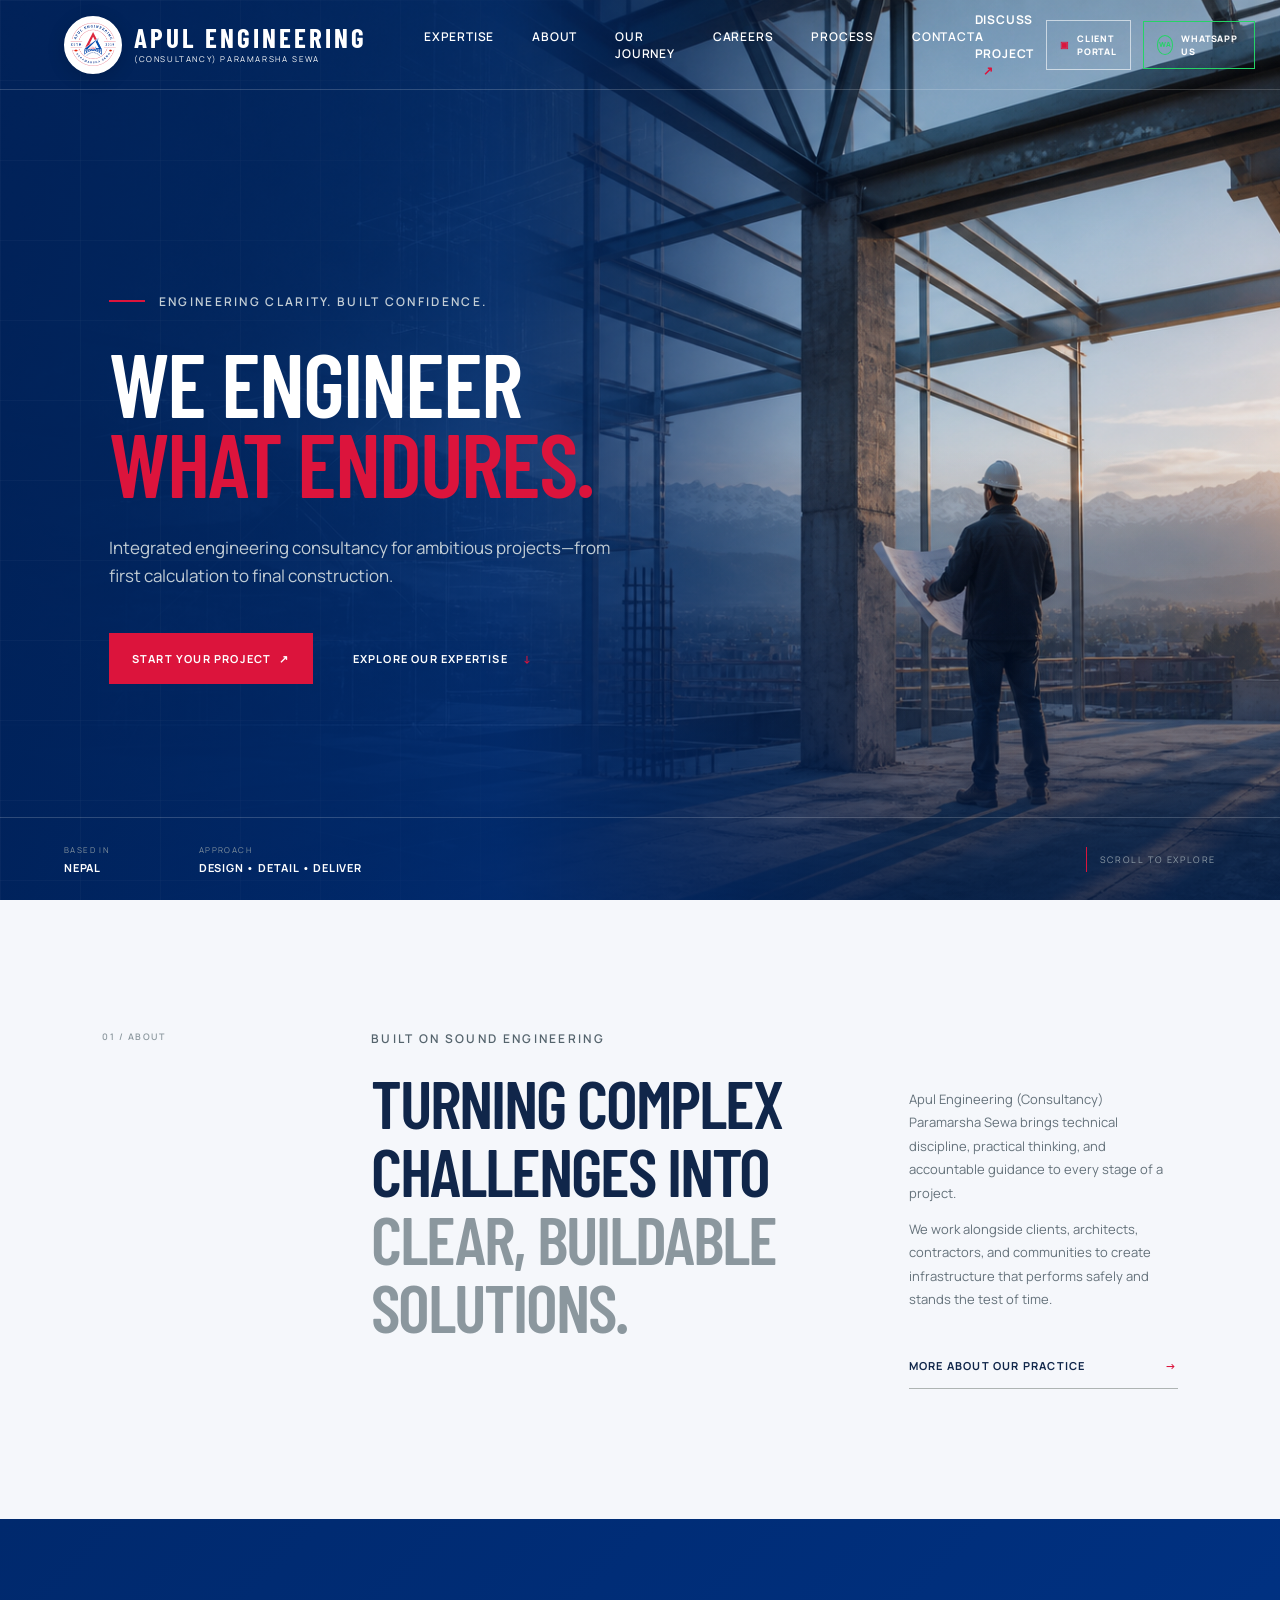
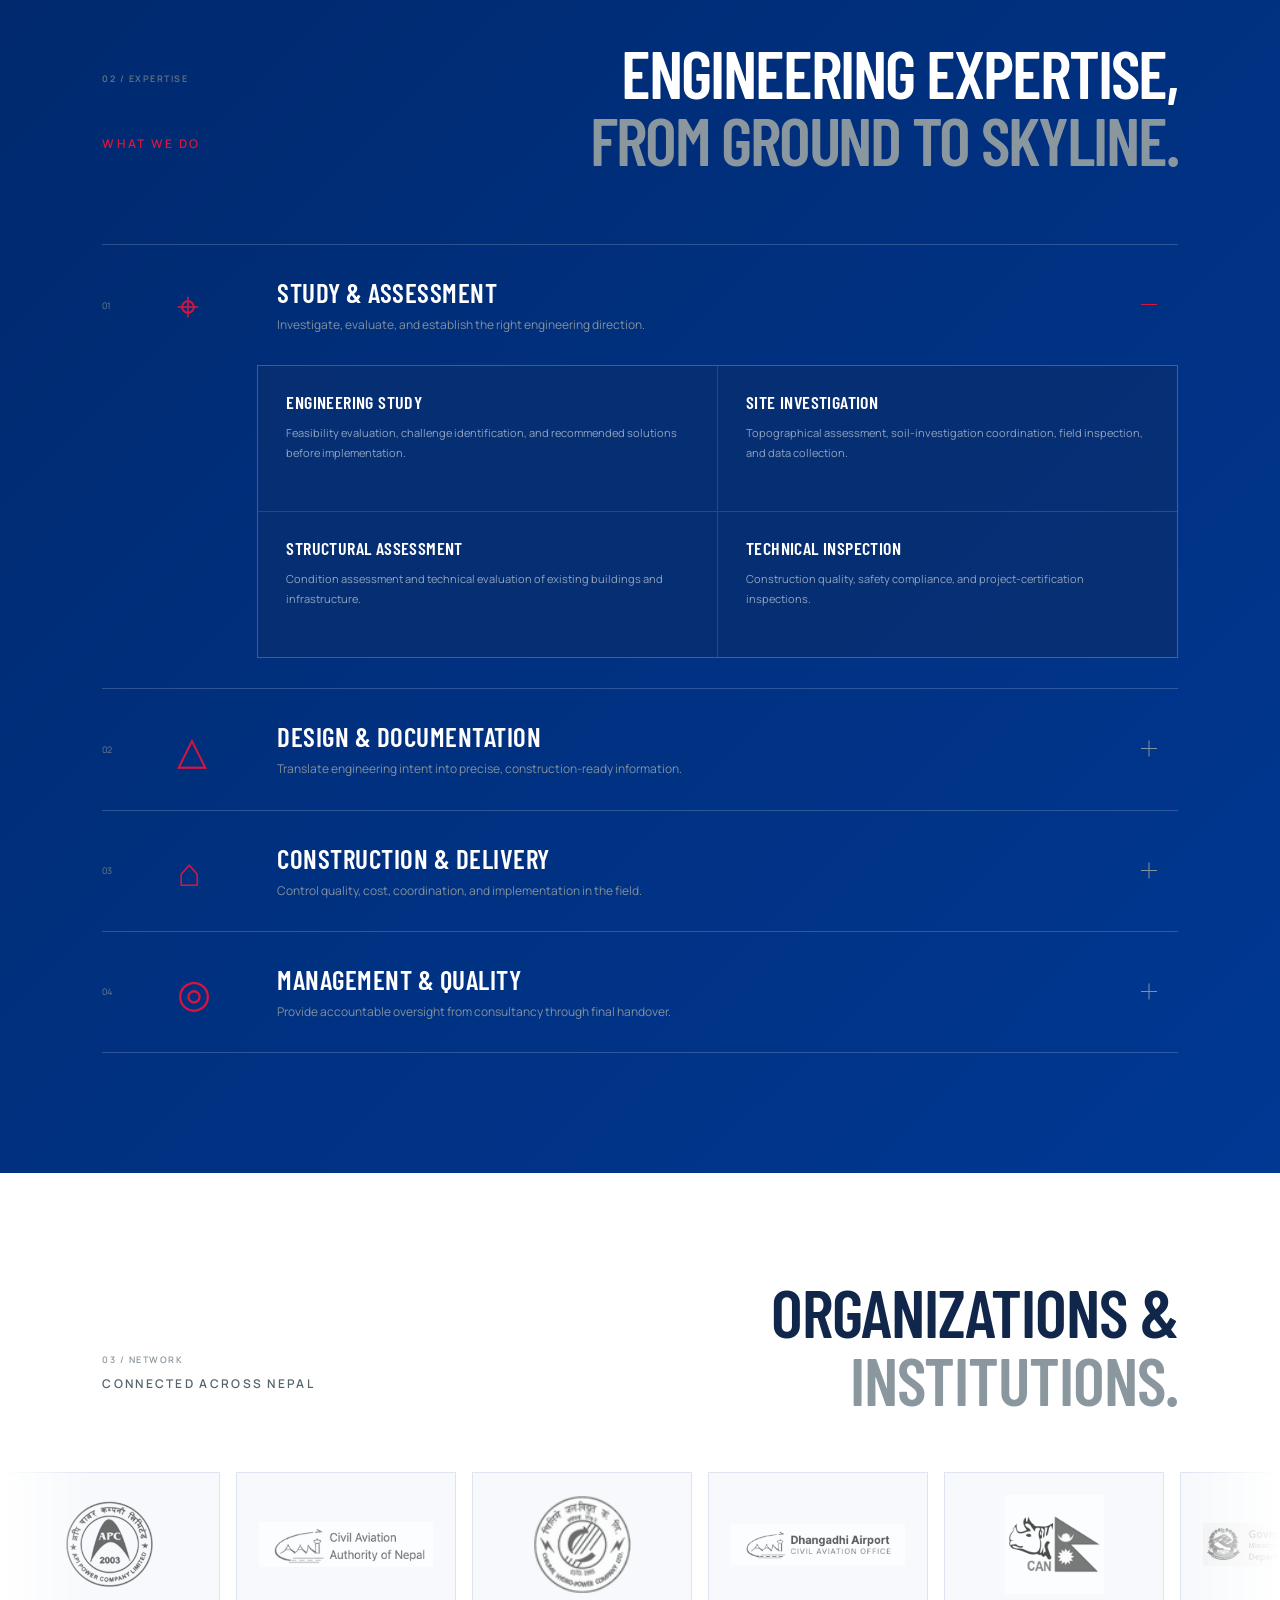
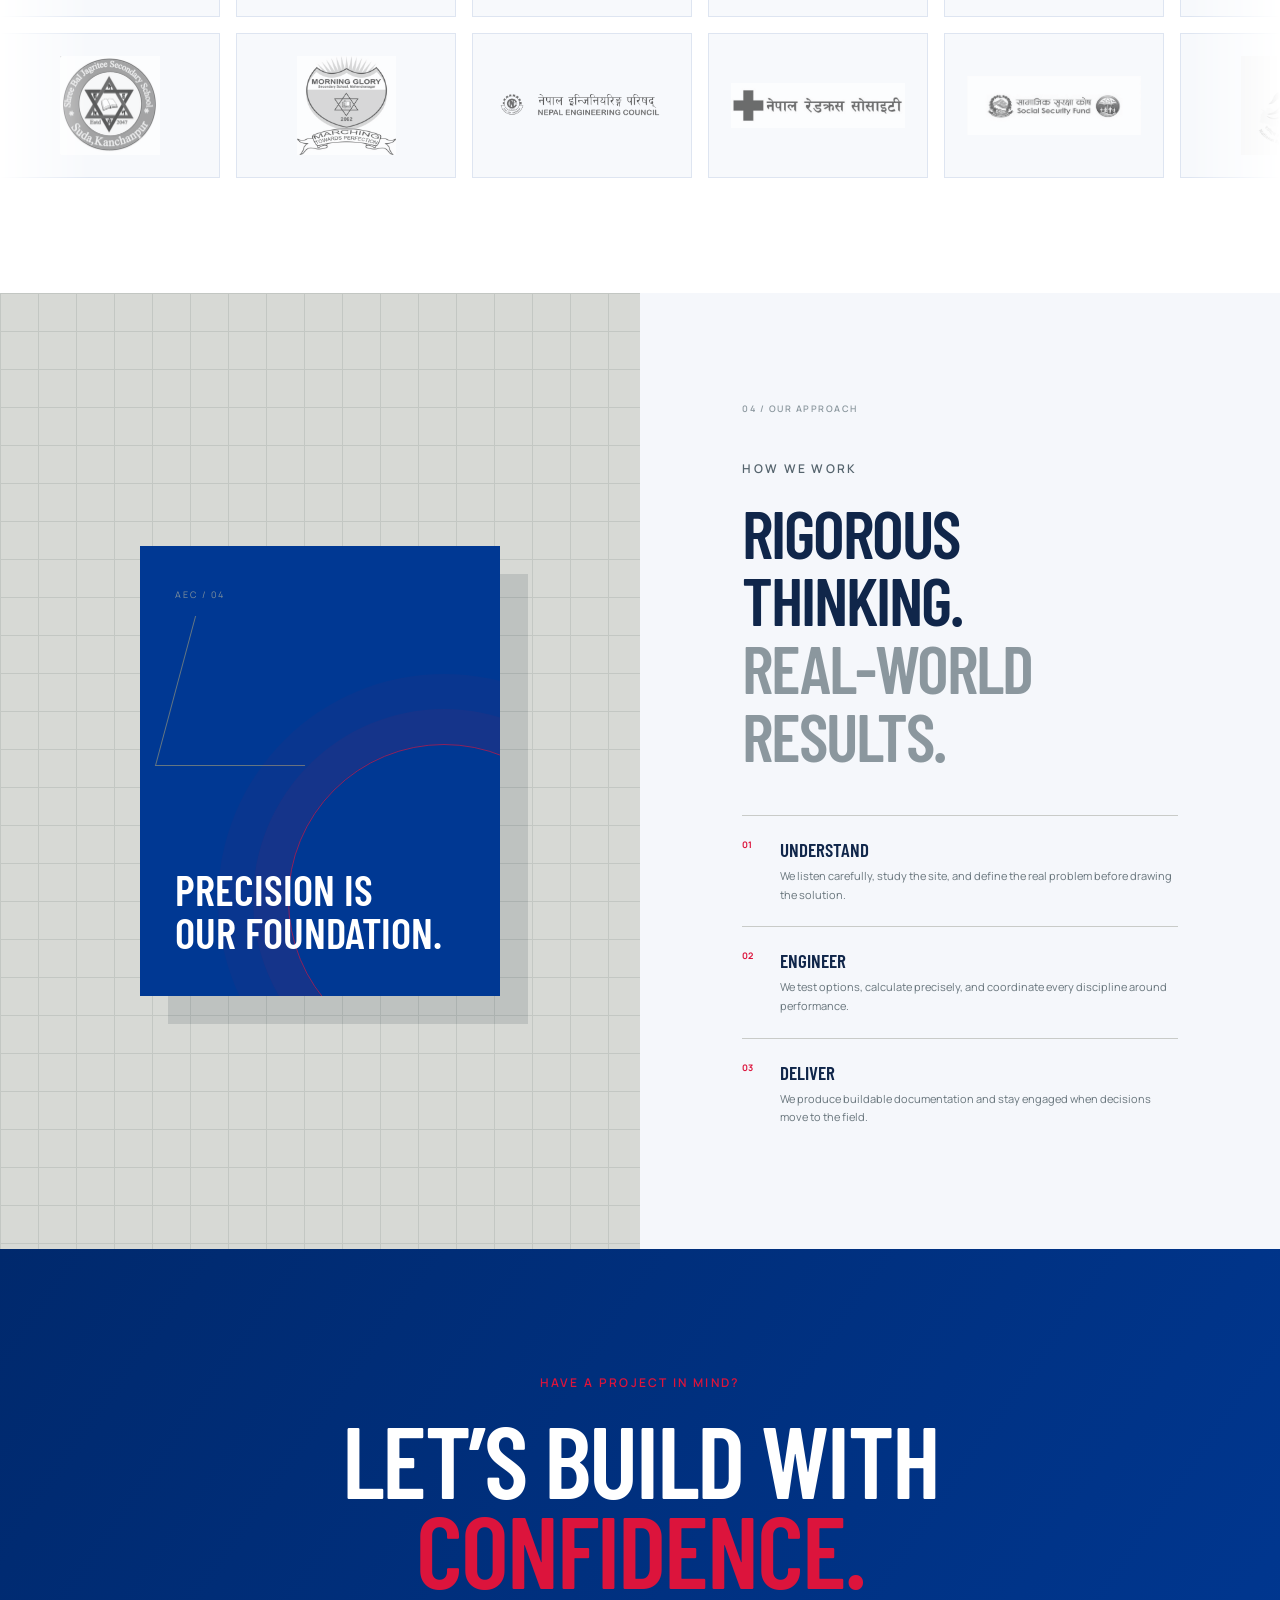
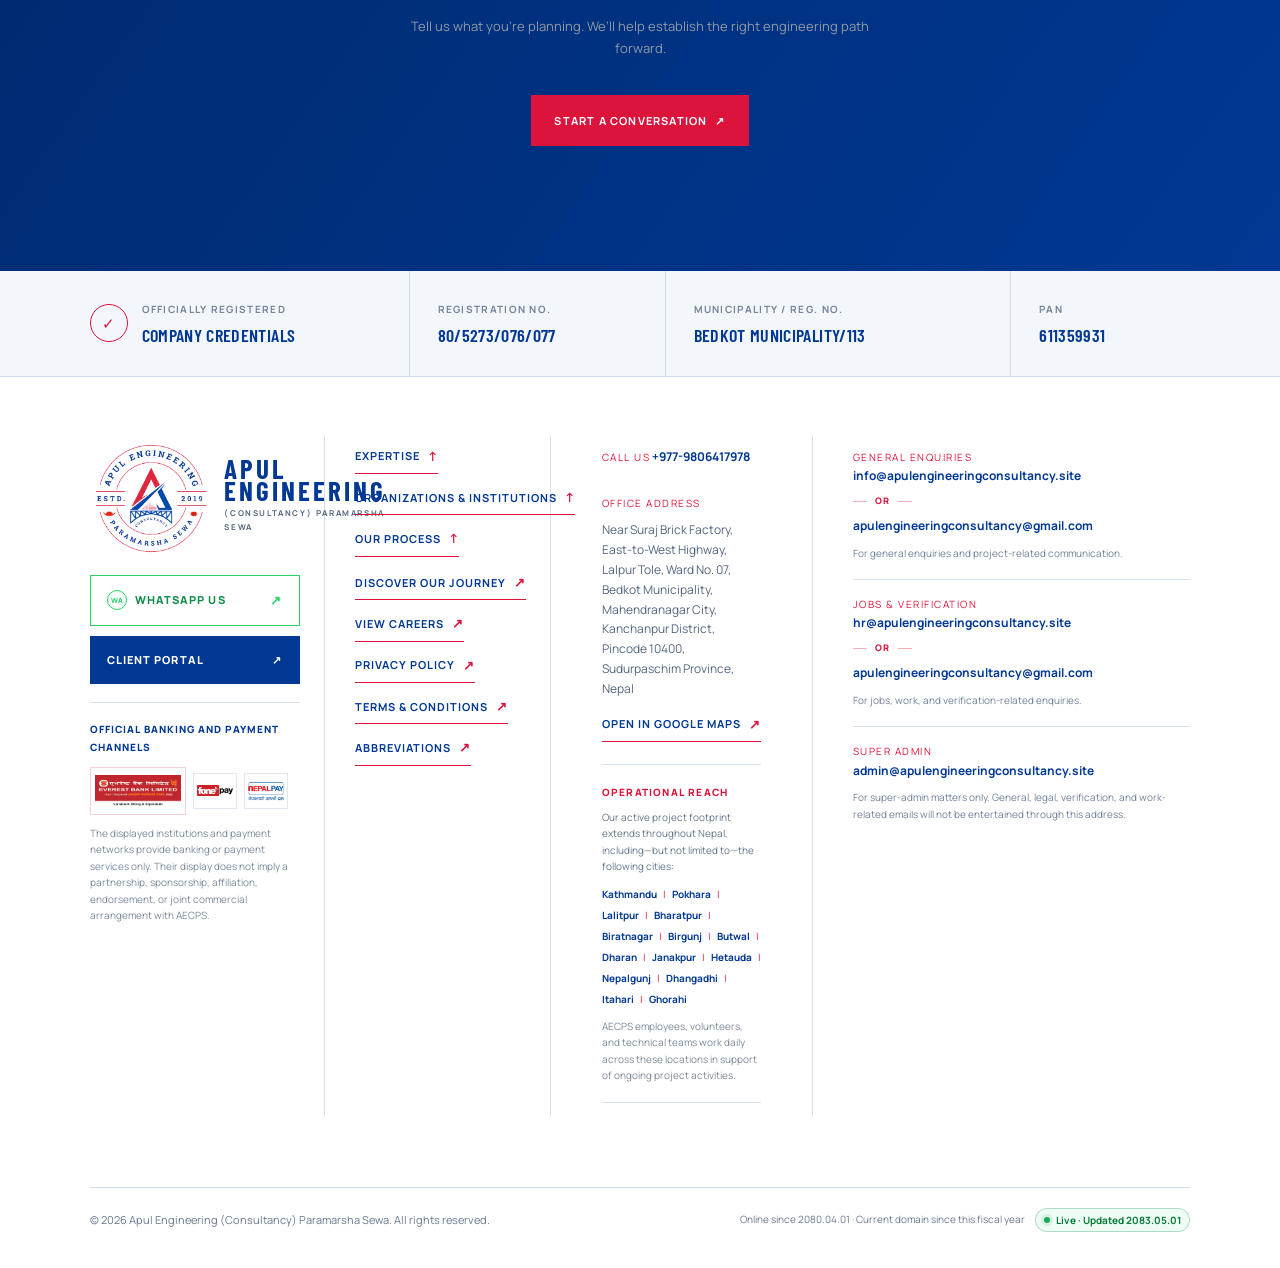
<file: index.html>
<!doctype html>
<html lang="en">
<head>
  <meta charset="UTF-8">
  <meta name="viewport" content="width=device-width, initial-scale=1.0">
  <meta name="description" content="Apul Engineering (Consultancy) Paramarsha Sewa provides civil engineering design, assessment, estimation, supervision, and project management across Nepal.">
  <meta name="robots" content="index,follow,max-image-preview:large,max-snippet:-1,max-video-preview:-1">
  <title>Apul Engineering Consultancy | Engineering Services Nepal</title>
  <link rel="canonical" href="https://www.apulengineeringconsultancy.site/">
  <link rel="icon" href="assets/apul-engineering-logo.png" type="image/png">
  <meta property="og:type" content="website">
  <meta property="og:site_name" content="Apul Engineering Consultancy">
  <meta property="og:title" content="Apul Engineering Consultancy | Engineering Services Nepal">
  <meta property="og:description" content="Civil engineering design, assessment, estimation, supervision, and project management across Nepal.">
  <meta property="og:url" content="https://www.apulengineeringconsultancy.site/">
  <meta property="og:image" content="https://www.apulengineeringconsultancy.site/assets/engineering-hero.png">
  <meta property="og:image:width" content="1672">
  <meta property="og:image:height" content="941">
  <meta property="og:image:alt" content="Engineer reviewing structural plans at a construction site">
  <meta name="twitter:card" content="summary_large_image">
  <meta name="twitter:title" content="Apul Engineering Consultancy | Engineering Services Nepal">
  <meta name="twitter:description" content="Civil engineering consultancy, design, supervision, and project management across Nepal.">
  <meta name="twitter:image" content="https://www.apulengineeringconsultancy.site/assets/engineering-hero.png">
  <link rel="preconnect" href="https://fonts.googleapis.com">
  <link rel="preconnect" href="https://fonts.gstatic.com" crossorigin>
  <link href="https://fonts.googleapis.com/css2?family=Barlow+Condensed:wght@500;600;700&family=Manrope:wght@400;500;600;700&display=swap" rel="stylesheet">
  <link rel="stylesheet" href="styles.css">
  <script type="application/ld+json">
  {
    "@context": "https://schema.org",
    "@type": "ProfessionalService",
    "@id": "https://www.apulengineeringconsultancy.site/#organization",
    "name": "Apul Engineering (Consultancy) Paramarsha Sewa",
    "alternateName": ["Apul Engineering Consultancy", "AECPS"],
    "url": "https://www.apulengineeringconsultancy.site/",
    "logo": "https://www.apulengineeringconsultancy.site/assets/apul-engineering-logo.png",
    "image": "https://www.apulengineeringconsultancy.site/assets/engineering-hero.png",
    "description": "Civil engineering consultancy providing study, assessment, design, estimation, supervision, construction management, quality assurance, and project management services across Nepal.",
    "telephone": "+977-9806417978",
    "email": "info@apulengineeringconsultancy.site",
    "address": {
      "@type": "PostalAddress",
      "streetAddress": "Near Suraj Brick Factory, East-to-West Highway, Lalpur Tole, Ward No. 07",
      "addressLocality": "Bedkot Municipality, Mahendranagar",
      "addressRegion": "Sudurpaschim Province",
      "postalCode": "10400",
      "addressCountry": "NP"
    },
    "geo": {
      "@type": "GeoCoordinates",
      "latitude": 28.9549527,
      "longitude": 80.2341615
    },
    "areaServed": {
      "@type": "Country",
      "name": "Nepal"
    },
    "contactPoint": {
      "@type": "ContactPoint",
      "telephone": "+977-9806417978",
      "contactType": "customer service",
      "areaServed": "NP",
      "availableLanguage": ["English", "Nepali"]
    }
  }
  </script>
</head>
<body>
  <header class="site-header" id="top">
    <a class="brand" href="#top" aria-label="Apul Engineering (Consultancy) Paramarsha Sewa home">
      <img class="brand-logo" src="assets/apul-engineering-logo.png" alt="">
      <span><strong>APUL ENGINEERING</strong><small>(CONSULTANCY) PARAMARSHA SEWA</small></span>
    </a>
    <nav aria-label="Main navigation">
      <a href="#expertise">Expertise</a><a href="#about">About</a><a href="journey.html" target="_blank" rel="noopener">Our Journey</a><a href="careers.html" target="_blank" rel="noopener">Careers</a><a href="#process">Process</a><a href="#contact">Contact</a><a class="mobile-portal-link" href="portal.html" target="_blank" rel="noopener">Client Portal</a>
    </nav>
    <div class="header-actions">
      <a class="header-cta" href="enquiry.html" target="_blank" rel="noopener">Discuss a project <span>↗</span></a>
      <a class="portal-cta" href="portal.html" target="_blank" rel="noopener"><span aria-hidden="true">▣</span> Client portal</a>
      <a class="whatsapp-cta" href="https://wa.me/9779806417978" target="_blank" rel="noopener noreferrer" aria-label="Chat with Apul Engineering on WhatsApp"><span class="wa-mark" aria-hidden="true">WA</span> WhatsApp us</a>
    </div>
    <button class="menu-button" aria-label="Open menu" aria-expanded="false"><span></span><span></span></button>
  </header>

  <main>
    <section class="hero">
      <div class="hero-bg" role="img" aria-label="Engineer reviewing structural plans at a steel and concrete construction site"></div>
      <div class="hero-grid" aria-hidden="true"></div>
      <div class="hero-content reveal">
        <p class="eyebrow"><span></span> Engineering clarity. Built confidence.</p>
        <h1>We engineer<br><em>what endures.</em></h1>
        <p class="hero-copy">Integrated engineering consultancy for ambitious projects—from first calculation to final construction.</p>
        <div class="hero-actions">
          <a class="button primary" href="enquiry.html" target="_blank" rel="noopener">Start your project <span>↗</span></a>
          <a class="text-link" href="#expertise">Explore our expertise <span>↓</span></a>
        </div>
      </div>
      <div class="hero-foot">
        <div><small>Based in</small><strong>Nepal</strong></div>
        <div><small>Approach</small><strong>Design • Detail • Deliver</strong></div>
        <div class="scroll"><span></span> Scroll to explore</div>
      </div>
    </section>

    <section class="intro" id="about">
      <div class="section-index">01 / ABOUT</div>
      <div class="intro-main reveal">
        <p class="kicker">Built on sound engineering</p>
        <h2>Turning complex challenges into <span>clear, buildable solutions.</span></h2>
      </div>
      <div class="intro-copy reveal">
        <p>Apul Engineering (Consultancy) Paramarsha Sewa brings technical discipline, practical thinking, and accountable guidance to every stage of a project.</p>
        <p>We work alongside clients, architects, contractors, and communities to create infrastructure that performs safely and stands the test of time.</p>
        <a class="arrow-link" href="#contact">More about our practice <span>→</span></a>
      </div>
    </section>

    <section class="expertise" id="expertise">
      <div class="section-heading reveal">
        <div><p class="section-index light">02 / EXPERTISE</p><p class="kicker amber">What we do</p></div>
        <h2>Engineering expertise,<br><span>from ground to skyline.</span></h2>
      </div>
      <div class="service-list">
        <details class="service service-group reveal" open>
          <summary><span class="number">01</span><span class="service-icon">⌖</span><span><strong>Study &amp; Assessment</strong><small>Investigate, evaluate, and establish the right engineering direction.</small></span><span class="plus" aria-hidden="true"></span></summary>
          <div class="service-body">
            <div><h4>Engineering Study</h4><p>Feasibility evaluation, challenge identification, and recommended solutions before implementation.</p></div>
            <div><h4>Site Investigation</h4><p>Topographical assessment, soil-investigation coordination, field inspection, and data collection.</p></div>
            <div><h4>Structural Assessment</h4><p>Condition assessment and technical evaluation of existing buildings and infrastructure.</p></div>
            <div><h4>Technical Inspection</h4><p>Construction quality, safety compliance, and project-certification inspections.</p></div>
          </div>
        </details>
        <details class="service service-group reveal">
          <summary><span class="number">02</span><span class="service-icon">△</span><span><strong>Design &amp; Documentation</strong><small>Translate engineering intent into precise, construction-ready information.</small></span><span class="plus" aria-hidden="true"></span></summary>
          <div class="service-body">
            <div><h4>Planning &amp; Design</h4><p>Engineering drawings, layouts, design concepts, and technical documentation prepared to applicable standards.</p></div>
            <div><h4>Estimation &amp; Cost Analysis</h4><p>Detailed estimates, quantity take-offs, budgets, and financial analysis.</p></div>
            <div><h4>Bill of Quantities (BOQ)</h4><p>Accurate BOQs, rate analysis, quantity verification, and bidding documents.</p></div>
            <div><h4>Tender Documentation</h4><p>Tender documents, specifications, bid evaluation, and contract documentation.</p></div>
          </div>
        </details>
        <details class="service service-group reveal">
          <summary><span class="number">03</span><span class="service-icon">⌂</span><span><strong>Construction &amp; Delivery</strong><small>Control quality, cost, coordination, and implementation in the field.</small></span><span class="plus" aria-hidden="true"></span></summary>
          <div class="service-body">
            <div><h4>Project Supervision</h4><p>Full supervision for quality, safety, schedule, and compliance with approved drawings.</p></div>
            <div><h4>Construction Management</h4><p>Planning, coordination, and monitoring to deliver within budget and time.</p></div>
            <div><h4>Construction Implementation</h4><p>Execution of civil works according to approved drawings, specifications, and contracts.</p></div>
            <div><h4>Infrastructure Development</h4><p>Roads, bridges, water supply, drainage, sewerage, irrigation, and retaining structures.</p></div>
          </div>
        </details>
        <details class="service service-group reveal">
          <summary><span class="number">04</span><span class="service-icon">◎</span><span><strong>Management &amp; Quality</strong><small>Provide accountable oversight from consultancy through final handover.</small></span><span class="plus" aria-hidden="true"></span></summary>
          <div class="service-body management-grid">
            <div><h4>Engineering Consultancy</h4><p>Professional consultancy for residential, commercial, industrial, and infrastructure projects.</p></div>
            <div><h4>Project Monitoring</h4><p>Progress monitoring, quality assurance, and reporting throughout the project lifecycle.</p></div>
            <div><h4>QA / QC</h4><p>Inspection and quality management against engineering standards and specifications.</p></div>
            <div><h4>Contract Administration</h4><p>Contract management, variation orders, progress certification, and documentation.</p></div>
            <div><h4>Aviation Project Management</h4><p>Planning, coordination, and oversight of aviation-sector projects from concept through delivery.</p></div>
            <div><h4>Aviation Management</h4><p>Technical and operational management support for aviation facilities and infrastructure.</p></div>
            <div><h4>Completion &amp; Handover</h4><p>Final inspection, documentation, quality verification, and handover support.</p></div>
          </div>
        </details>
      </div>
    </section>

    <section class="logo-showcase" id="network" aria-labelledby="network-title">
      <div class="logo-showcase-heading reveal">
        <div><p class="section-index">03 / NETWORK</p><p class="kicker">Connected across Nepal</p></div>
        <h2 id="network-title">Organizations &amp;<br><span>institutions.</span></h2>
      </div>
      <div class="logo-marquee" aria-label="Organizations and institutions">
        <div class="logo-track move-right">
          <div class="logo-group">
            <div class="logo-tile"><img src="assets/logos/API.png" alt="API Power Company"></div>
            <div class="logo-tile wide"><img src="assets/logos/CAAN.png" alt="Civil Aviation Authority of Nepal"></div>
            <div class="logo-tile"><img src="assets/logos/CHCL.png" alt="Chilime Hydropower Company"></div>
            <div class="logo-tile wide"><img src="assets/logos/Dhangadhi%20Airport.png" alt="Dhangadhi Airport"></div>
            <div class="logo-tile"><img src="assets/logos/CAN.png" alt="Computer Association of Nepal"></div>
            <div class="logo-tile wide"><img src="assets/logos/GON%20Road.png" alt="Government of Nepal Department of Roads"></div>
            <div class="logo-tile"><img src="assets/logos/NEA.png" alt="Nepal Engineers' Association"></div>
            <div class="logo-tile wide"><img src="assets/logos/Geta%20Uni.png" alt="Geta University"></div>
          </div>
        </div>
        <div class="logo-track move-left">
          <div class="logo-group">
            <div class="logo-tile"><img src="assets/logos/Bal%20Jagritee.png" alt="Shree Bal Jagritee Secondary School"></div>
            <div class="logo-tile"><img src="assets/logos/Morning%20Glory.png" alt="Morning Glory"></div>
            <div class="logo-tile wide"><img src="assets/logos/NEC.png" alt="Nepal Engineering Council"></div>
            <div class="logo-tile wide"><img src="assets/logos/RCS.jpg" alt="RCS"></div>
            <div class="logo-tile wide"><img src="assets/logos/SSF.jpg" alt="Social Security Fund"></div>
            <div class="logo-tile"><img src="assets/logos/National%20Sports.jpg" alt="National Sports Council"></div>
            <div class="logo-tile"><img src="assets/logos/Gharelu.jpg" alt="Office of Cottage and Small Industries"></div>
            <div class="logo-tile"><img src="assets/logos/darchulspowerlogo.png" alt="Darchula Power"></div>
            <div class="logo-tile wide"><img src="assets/logos/Mahendranagar%20Airport.png" alt="Mahendranagar Airport Civil Aviation Office"></div>
          </div>
        </div>
      </div>
    </section>

    <section class="principles" id="process">
      <div class="principle-visual reveal">
        <div class="blueprint-card"><span>AEC / 04</span><strong>Precision is<br>our foundation.</strong><i></i></div>
      </div>
      <div class="principle-content reveal">
        <p class="section-index">04 / OUR APPROACH</p><p class="kicker">How we work</p>
        <h2>Rigorous thinking.<br><span>Real-world results.</span></h2>
        <div class="principle-item"><b>01</b><div><h3>Understand</h3><p>We listen carefully, study the site, and define the real problem before drawing the solution.</p></div></div>
        <div class="principle-item"><b>02</b><div><h3>Engineer</h3><p>We test options, calculate precisely, and coordinate every discipline around performance.</p></div></div>
        <div class="principle-item"><b>03</b><div><h3>Deliver</h3><p>We produce buildable documentation and stay engaged when decisions move to the field.</p></div></div>
      </div>
    </section>

    <section class="contact" id="contact">
      <div class="contact-lines" aria-hidden="true"></div>
      <p class="kicker amber">Have a project in mind?</p>
      <h2>Let’s build with<br><span>confidence.</span></h2>
      <p>Tell us what you’re planning. We’ll help establish the right engineering path forward.</p>
      <a class="button primary" href="enquiry.html" target="_blank" rel="noopener">Start a conversation <span>↗</span></a>
    </section>
  </main>

  <footer>
    <div class="credentials" aria-label="Company registration details">
      <div class="credentials-intro">
        <span class="credential-seal" aria-hidden="true">✓</span>
        <span><small>OFFICIALLY REGISTERED</small><strong>Company Credentials</strong></span>
      </div>
      <div class="credential-item"><small>REGISTRATION NO.</small><strong>80/5273/076/077</strong></div>
      <div class="credential-item"><small>MUNICIPALITY / REG. NO.</small><strong>Bedkot Municipality/113</strong></div>
      <div class="credential-item"><small>PAN</small><strong>611359931</strong></div>
    </div>
    <div class="footer-identity">
      <div class="identity-actions">
        <a class="brand footer-brand" href="#top" aria-label="Apul Engineering (Consultancy) Paramarsha Sewa home"><img class="brand-logo" src="assets/apul-engineering-logo.png" alt=""><span><strong>APUL ENGINEERING</strong><small>(CONSULTANCY) PARAMARSHA SEWA</small></span></a>
        <a class="journey-link footer-whatsapp" href="https://wa.me/9779806417978" target="_blank" rel="noopener noreferrer"><span><i class="wa-mark" aria-hidden="true">WA</i> WhatsApp us</span><b aria-hidden="true">↗</b></a>
        <a class="journey-link footer-portal" href="portal.html" target="_blank" rel="noopener"><span>Client portal</span><b aria-hidden="true">↗</b></a>
        <div class="banking-channels">
          <small>OFFICIAL BANKING AND PAYMENT CHANNELS</small>
          <div class="banking-logos"><img src="assets/banking/everest-bank.png" alt="Everest Bank Limited"><img src="assets/banking/fonepay.webp" alt="Fonepay"><img src="assets/banking/nepalpay.png" alt="NepalPay"></div>
          <p>The displayed institutions and payment networks provide banking or payment services only. Their display does not imply a partnership, sponsorship, affiliation, endorsement, or joint commercial arrangement with AECPS.</p>
        </div>
      </div>
      <div class="footer-reserved"><a class="map-link footer-nav-link" href="#expertise">Expertise <span aria-hidden="true">↑</span></a><a class="map-link footer-nav-link" href="#network">Organizations &amp; institutions <span aria-hidden="true">↑</span></a><a class="map-link footer-process-link" href="#process">Our process <span aria-hidden="true">↑</span></a><a class="map-link reserved-journey-link" href="journey.html" target="_blank" rel="noopener">Discover our journey <span aria-hidden="true">↗</span></a><a class="map-link careers-link" href="careers.html" target="_blank" rel="noopener">View careers <span aria-hidden="true">↗</span></a><a class="map-link privacy-link" href="privacy.html" target="_blank" rel="noopener">Privacy policy <span aria-hidden="true">↗</span></a><a class="map-link terms-link" href="terms.html" target="_blank" rel="noopener">Terms &amp; conditions <span aria-hidden="true">↗</span></a><a class="map-link abbreviations-link" href="abbreviations.html" target="_blank" rel="noopener">Abbreviations <span aria-hidden="true">↗</span></a></div>
    </div>
    <div class="footer-details">
      <div class="footer-contact">
        <small>CALL US</small>
        <a href="tel:+9779806417978">+977-9806417978</a>
      </div>
      <div class="footer-address">
        <small>OFFICE ADDRESS</small>
        <address><a href="https://www.google.com/maps/place/Apul+Engineering+(Consultancy)+Paramarsha+Sewa/@28.9584153,80.2432831,16117m/data=!3m1!1e3!4m6!3m5!1s0x39a1af00646424bd:0xdfa448c4ecda7187!8m2!3d28.9549527!4d80.2341615!16s%2Fg%2F11zh2_przp?authuser=3&amp;entry=ttu&amp;g_ep=EgoyMDI2MDgxMi4wIKXMDSoASAFQAw%3D%3D" target="_blank" rel="noopener noreferrer">Near Suraj Brick Factory, East-to-West Highway, Lalpur Tole, Ward No. 07, Bedkot Municipality, Mahendranagar City, Kanchanpur District, Pincode 10400, Sudurpaschim Province, Nepal</a></address>
        <a class="map-link" href="https://www.google.com/maps/place/Apul+Engineering+(Consultancy)+Paramarsha+Sewa/@28.9584153,80.2432831,16117m/data=!3m1!1e3!4m6!3m5!1s0x39a1af00646424bd:0xdfa448c4ecda7187!8m2!3d28.9549527!4d80.2341615!16s%2Fg%2F11zh2_przp?authuser=3&amp;entry=ttu&amp;g_ep=EgoyMDI2MDgxMi4wIKXMDSoASAFQAw%3D%3D" target="_blank" rel="noopener noreferrer">Open in Google Maps <span aria-hidden="true">↗</span></a>
        <div class="operational-reach">
          <small>OPERATIONAL REACH</small>
          <p>Our active project footprint extends throughout Nepal, including—but not limited to—the following cities:</p>
          <ul><li>Kathmandu</li><li>Pokhara</li><li>Lalitpur</li><li>Bharatpur</li><li>Biratnagar</li><li>Birgunj</li><li>Butwal</li><li>Dharan</li><li>Janakpur</li><li>Hetauda</li><li>Nepalgunj</li><li>Dhangadhi</li><li>Itahari</li><li>Ghorahi</li></ul>
          <p class="reach-team">AECPS employees, volunteers, and technical teams work daily across these locations in support of ongoing project activities.</p>
        </div>
      </div>
    </div>
    <div class="email-directory" aria-label="Email directory">
      <div><small>GENERAL ENQUIRIES</small><a href="mailto:info@apulengineeringconsultancy.site">info@apulengineeringconsultancy.site</a><span class="email-or">OR</span><a href="mailto:apulengineeringconsultancy@gmail.com">apulengineeringconsultancy@gmail.com</a><p>For general enquiries and project-related communication.</p></div>
      <div><small>JOBS &amp; VERIFICATION</small><a href="mailto:hr@apulengineeringconsultancy.site">hr@apulengineeringconsultancy.site</a><span class="email-or">OR</span><a href="mailto:apulengineeringconsultancy@gmail.com">apulengineeringconsultancy@gmail.com</a><p>For jobs, work, and verification-related enquiries.</p></div>
      <div><small>SUPER ADMIN</small><a href="mailto:admin@apulengineeringconsultancy.site">admin@apulengineeringconsultancy.site</a><p>For super-admin matters only. General, legal, verification, and work-related emails will not be entertained through this address.</p></div>
    </div>
    <p class="copyright">
      <span>© <span id="year"></span> Apul Engineering (Consultancy) Paramarsha Sewa. All rights reserved.</span>
      <span class="website-history">Online since 2080.04.01 · Current domain since this fiscal year <span class="site-live"><i aria-hidden="true"></i> Live · Updated 2083.05.01</span></span>
    </p>
  </footer>
  <script src="script.js"></script>
</body>
</html>
</file>
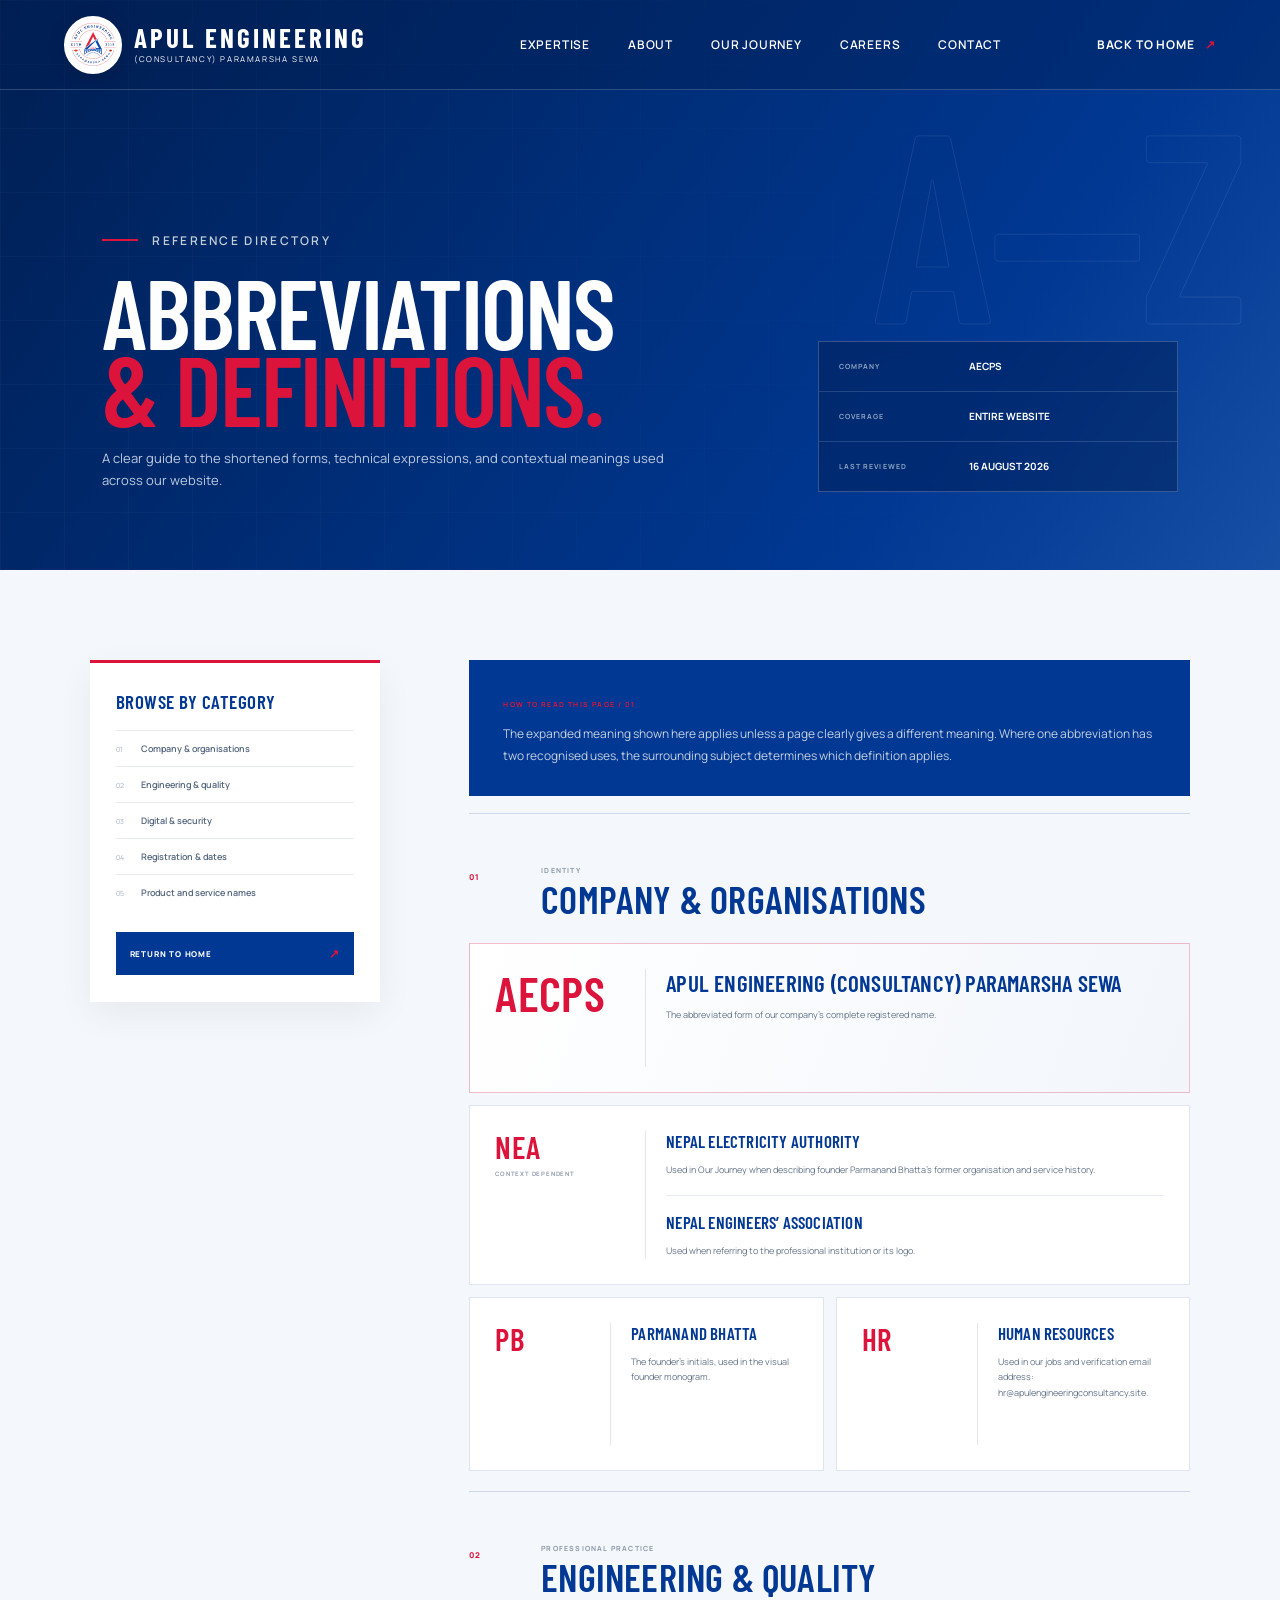
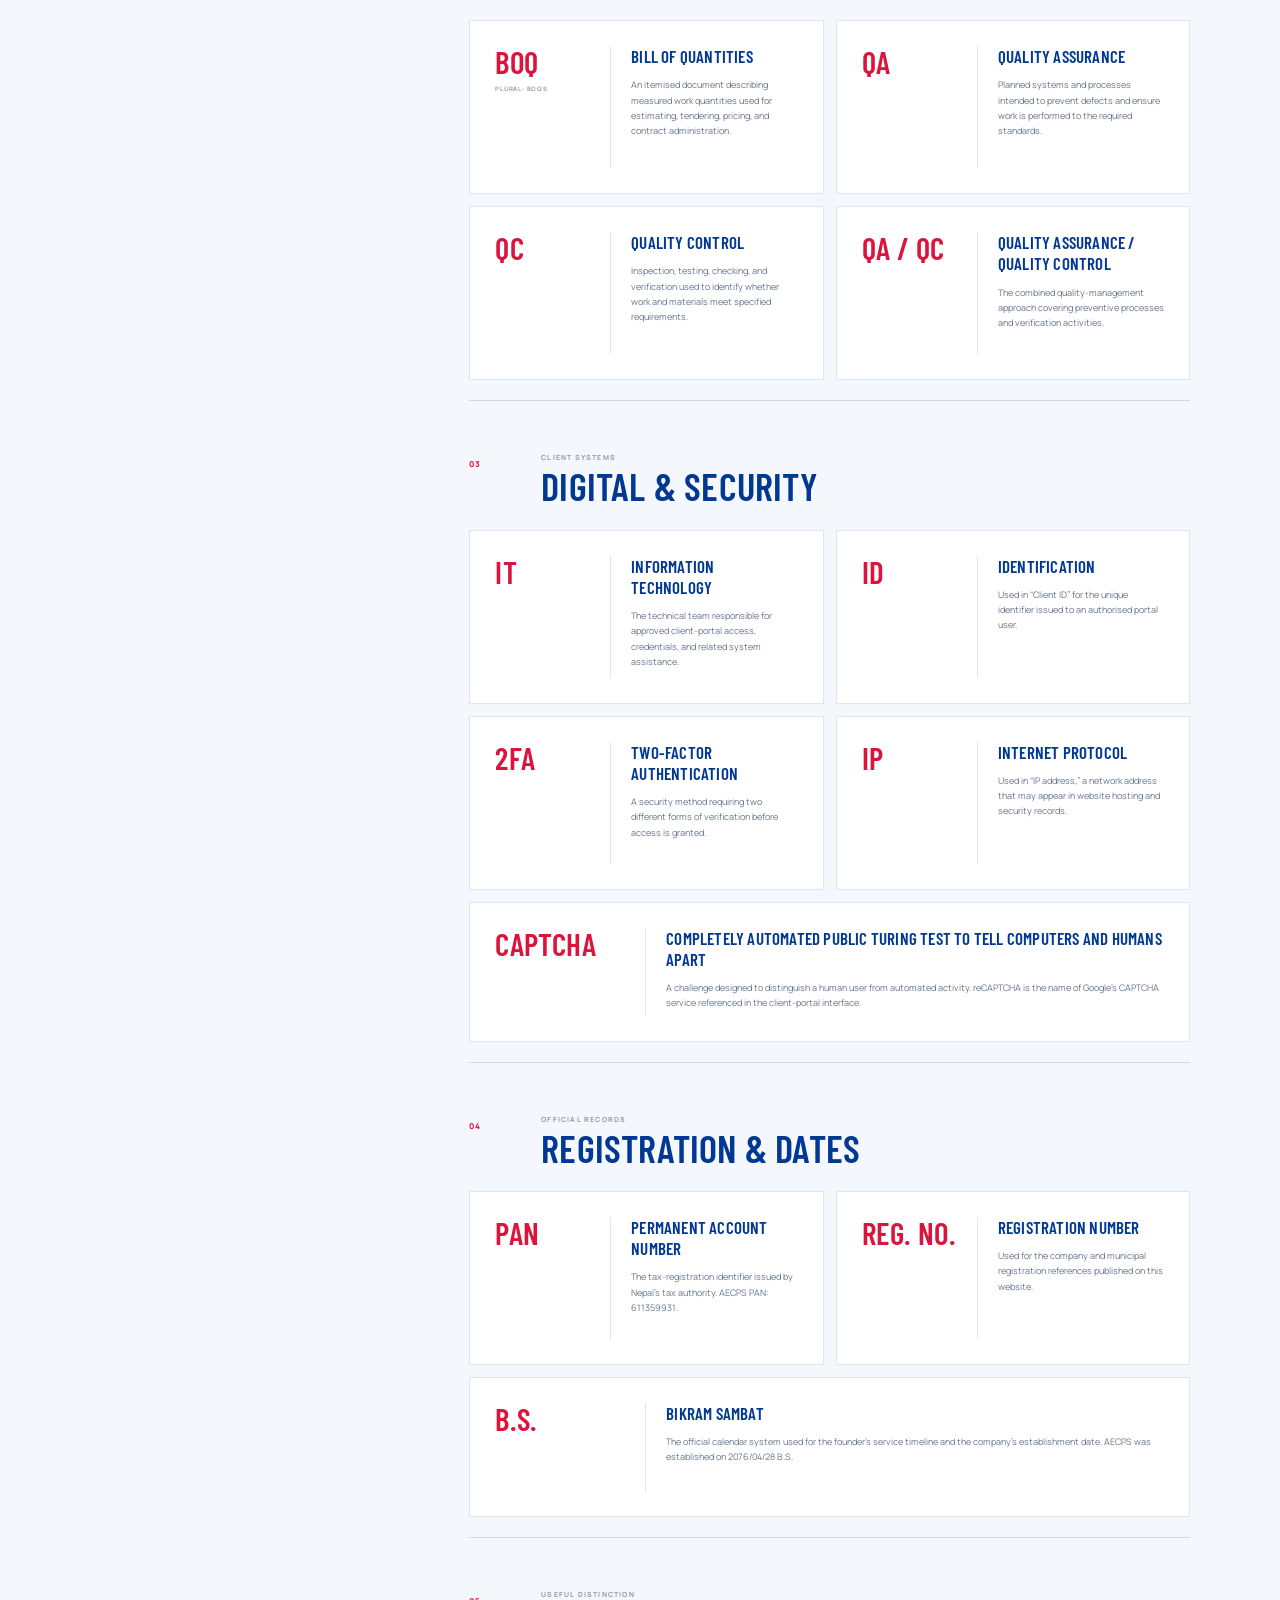
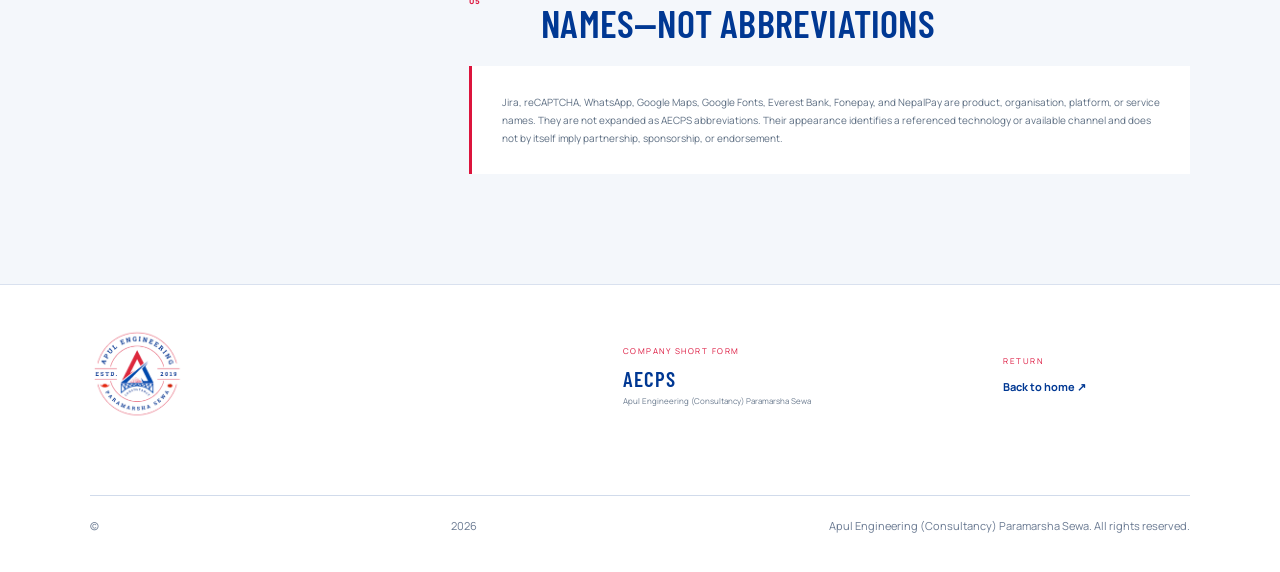
<file: abbreviations.html>
<!doctype html>
<html lang="en">
<head>
  <meta charset="UTF-8">
  <meta name="viewport" content="width=device-width, initial-scale=1.0">
  <meta name="description" content="Abbreviations, full forms, and definitions used by Apul Engineering (Consultancy) Paramarsha Sewa.">
  <title>Abbreviations &amp; Definitions | Apul Engineering (Consultancy) Paramarsha Sewa</title>
  <link rel="canonical" href="https://www.apulengineeringconsultancy.site/abbreviations.html">
  <link rel="preconnect" href="https://fonts.googleapis.com">
  <link rel="preconnect" href="https://fonts.gstatic.com" crossorigin>
  <link href="https://fonts.googleapis.com/css2?family=Barlow+Condensed:wght@500;600;700&family=Manrope:wght@400;500;600;700&display=swap" rel="stylesheet">
  <link rel="stylesheet" href="styles.css">
  <link rel="stylesheet" href="privacy.css">
  <link rel="stylesheet" href="abbreviations.css">
</head>
<body class="privacy-page abbreviations-page">
  <header class="site-header legal-header">
    <a class="brand" href="index.html" aria-label="Apul Engineering (Consultancy) Paramarsha Sewa home">
      <img class="brand-logo" src="assets/apul-engineering-logo.png" alt="">
      <span><strong>APUL ENGINEERING</strong><small>(CONSULTANCY) PARAMARSHA SEWA</small></span>
    </a>
    <nav aria-label="Main navigation"><a href="index.html#expertise">Expertise</a><a href="index.html#about">About</a><a href="journey.html">Our Journey</a><a href="careers.html">Careers</a><a href="index.html#contact">Contact</a></nav>
    <a class="header-cta" href="index.html">Back to home <span>↗</span></a>
    <button class="menu-button" aria-label="Open menu" aria-expanded="false"><span></span><span></span></button>
  </header>

  <main>
    <section class="legal-hero glossary-hero">
      <div class="legal-grid" aria-hidden="true"></div>
      <div class="legal-hero-copy reveal">
        <p class="eyebrow"><span></span> Reference directory</p>
        <h1>Abbreviations<br><em>&amp; Definitions.</em></h1>
        <p>A clear guide to the shortened forms, technical expressions, and contextual meanings used across our website.</p>
      </div>
      <div class="policy-meta reveal" aria-label="Glossary information">
        <div><small>Company</small><strong>AECPS</strong></div>
        <div><small>Coverage</small><strong>Entire website</strong></div>
        <div><small>Last reviewed</small><strong>16 August 2026</strong></div>
      </div>
    </section>

    <section class="policy-layout glossary-layout">
      <aside class="policy-nav" aria-label="Abbreviation categories">
        <p>Browse by category</p>
        <ol>
          <li><a href="#company">Company &amp; organisations</a></li>
          <li><a href="#engineering">Engineering &amp; quality</a></li>
          <li><a href="#digital">Digital &amp; security</a></li>
          <li><a href="#registration">Registration &amp; dates</a></li>
          <li><a href="#brand-names">Product and service names</a></li>
        </ol>
        <a class="policy-contact-link" href="index.html">Return to home <span>↗</span></a>
      </aside>

      <article class="policy-content glossary-content">
        <div class="policy-intro reveal">
          <span>HOW TO READ THIS PAGE / 01</span>
          <p>The expanded meaning shown here applies unless a page clearly gives a different meaning. Where one abbreviation has two recognised uses, the surrounding subject determines which definition applies.</p>
        </div>

        <section id="company" class="glossary-section reveal">
          <header><span>01</span><div><small>Identity</small><h2>Company &amp; organisations</h2></div></header>
          <dl class="definition-grid">
            <div class="definition-card featured-definition">
              <dt><abbr title="Apul Engineering (Consultancy) Paramarsha Sewa">AECPS</abbr></dt>
              <dd><strong>Apul Engineering (Consultancy) Paramarsha Sewa</strong><p>The abbreviated form of our company’s complete registered name.</p></dd>
            </div>
            <div class="definition-card contextual-definition">
              <dt><abbr title="Nepal Electricity Authority or Nepal Engineers’ Association">NEA</abbr><small>Context dependent</small></dt>
              <dd><strong>Nepal Electricity Authority</strong><p>Used in Our Journey when describing founder Parmanand Bhatta’s former organisation and service history.</p><strong>Nepal Engineers’ Association</strong><p>Used when referring to the professional institution or its logo.</p></dd>
            </div>
            <div class="definition-card">
              <dt><abbr title="Parmanand Bhatta">PB</abbr></dt>
              <dd><strong>Parmanand Bhatta</strong><p>The founder’s initials, used in the visual founder monogram.</p></dd>
            </div>
            <div class="definition-card">
              <dt><abbr title="Human Resources">HR</abbr></dt>
              <dd><strong>Human Resources</strong><p>Used in our jobs and verification email address: hr@apulengineeringconsultancy.site.</p></dd>
            </div>
          </dl>
        </section>

        <section id="engineering" class="glossary-section reveal">
          <header><span>02</span><div><small>Professional practice</small><h2>Engineering &amp; quality</h2></div></header>
          <dl class="definition-grid">
            <div class="definition-card">
              <dt><abbr title="Bill of Quantities">BOQ</abbr><small>Plural: BOQs</small></dt>
              <dd><strong>Bill of Quantities</strong><p>An itemised document describing measured work quantities used for estimating, tendering, pricing, and contract administration.</p></dd>
            </div>
            <div class="definition-card">
              <dt><abbr title="Quality Assurance">QA</abbr></dt>
              <dd><strong>Quality Assurance</strong><p>Planned systems and processes intended to prevent defects and ensure work is performed to the required standards.</p></dd>
            </div>
            <div class="definition-card">
              <dt><abbr title="Quality Control">QC</abbr></dt>
              <dd><strong>Quality Control</strong><p>Inspection, testing, checking, and verification used to identify whether work and materials meet specified requirements.</p></dd>
            </div>
            <div class="definition-card">
              <dt><abbr title="Quality Assurance and Quality Control">QA / QC</abbr></dt>
              <dd><strong>Quality Assurance / Quality Control</strong><p>The combined quality-management approach covering preventive processes and verification activities.</p></dd>
            </div>
          </dl>
        </section>

        <section id="digital" class="glossary-section reveal">
          <header><span>03</span><div><small>Client systems</small><h2>Digital &amp; security</h2></div></header>
          <dl class="definition-grid">
            <div class="definition-card">
              <dt><abbr title="Information Technology">IT</abbr></dt>
              <dd><strong>Information Technology</strong><p>The technical team responsible for approved client-portal access, credentials, and related system assistance.</p></dd>
            </div>
            <div class="definition-card">
              <dt><abbr title="Identification">ID</abbr></dt>
              <dd><strong>Identification</strong><p>Used in “Client ID” for the unique identifier issued to an authorised portal user.</p></dd>
            </div>
            <div class="definition-card">
              <dt><abbr title="Two-Factor Authentication">2FA</abbr></dt>
              <dd><strong>Two-Factor Authentication</strong><p>A security method requiring two different forms of verification before access is granted.</p></dd>
            </div>
            <div class="definition-card">
              <dt><abbr title="Internet Protocol">IP</abbr></dt>
              <dd><strong>Internet Protocol</strong><p>Used in “IP address,” a network address that may appear in website hosting and security records.</p></dd>
            </div>
            <div class="definition-card wide-definition">
              <dt><abbr title="Completely Automated Public Turing test to tell Computers and Humans Apart">CAPTCHA</abbr></dt>
              <dd><strong>Completely Automated Public Turing test to tell Computers and Humans Apart</strong><p>A challenge designed to distinguish a human user from automated activity. reCAPTCHA is the name of Google’s CAPTCHA service referenced in the client-portal interface.</p></dd>
            </div>
          </dl>
        </section>

        <section id="registration" class="glossary-section reveal">
          <header><span>04</span><div><small>Official records</small><h2>Registration &amp; dates</h2></div></header>
          <dl class="definition-grid">
            <div class="definition-card">
              <dt><abbr title="Permanent Account Number">PAN</abbr></dt>
              <dd><strong>Permanent Account Number</strong><p>The tax-registration identifier issued by Nepal’s tax authority. AECPS PAN: 611359931.</p></dd>
            </div>
            <div class="definition-card">
              <dt><abbr title="Registration Number">Reg. No.</abbr></dt>
              <dd><strong>Registration Number</strong><p>Used for the company and municipal registration references published on this website.</p></dd>
            </div>
            <div class="definition-card wide-definition">
              <dt><abbr title="Bikram Sambat">B.S.</abbr></dt>
              <dd><strong>Bikram Sambat</strong><p>The official calendar system used for the founder’s service timeline and the company’s establishment date. AECPS was established on 2076/04/28 B.S.</p></dd>
            </div>
          </dl>
        </section>

        <section id="brand-names" class="glossary-section names-section reveal">
          <header><span>05</span><div><small>Useful distinction</small><h2>Names—not abbreviations</h2></div></header>
          <p>Jira, reCAPTCHA, WhatsApp, Google Maps, Google Fonts, Everest Bank, Fonepay, and NepalPay are product, organisation, platform, or service names. They are not expanded as AECPS abbreviations. Their appearance identifies a referenced technology or available channel and does not by itself imply partnership, sponsorship, or endorsement.</p>
        </section>
      </article>
    </section>
  </main>

  <footer class="legal-footer">
    <a class="footer-brand" href="index.html" aria-label="Return to Apul Engineering (Consultancy) Paramarsha Sewa home">
      <img class="brand-logo" src="assets/apul-engineering-logo.png" alt="Apul Engineering (Consultancy) Paramarsha Sewa">
    </a>
    <div><small>COMPANY SHORT FORM</small><strong>AECPS</strong><span>Apul Engineering (Consultancy) Paramarsha Sewa</span></div>
    <div><small>RETURN</small><a href="index.html">Back to home ↗</a></div>
    <p class="copyright">© <span id="year"></span> Apul Engineering (Consultancy) Paramarsha Sewa. All rights reserved.</p>
  </footer>
  <script src="script.js"></script>
</body>
</html>
</file>
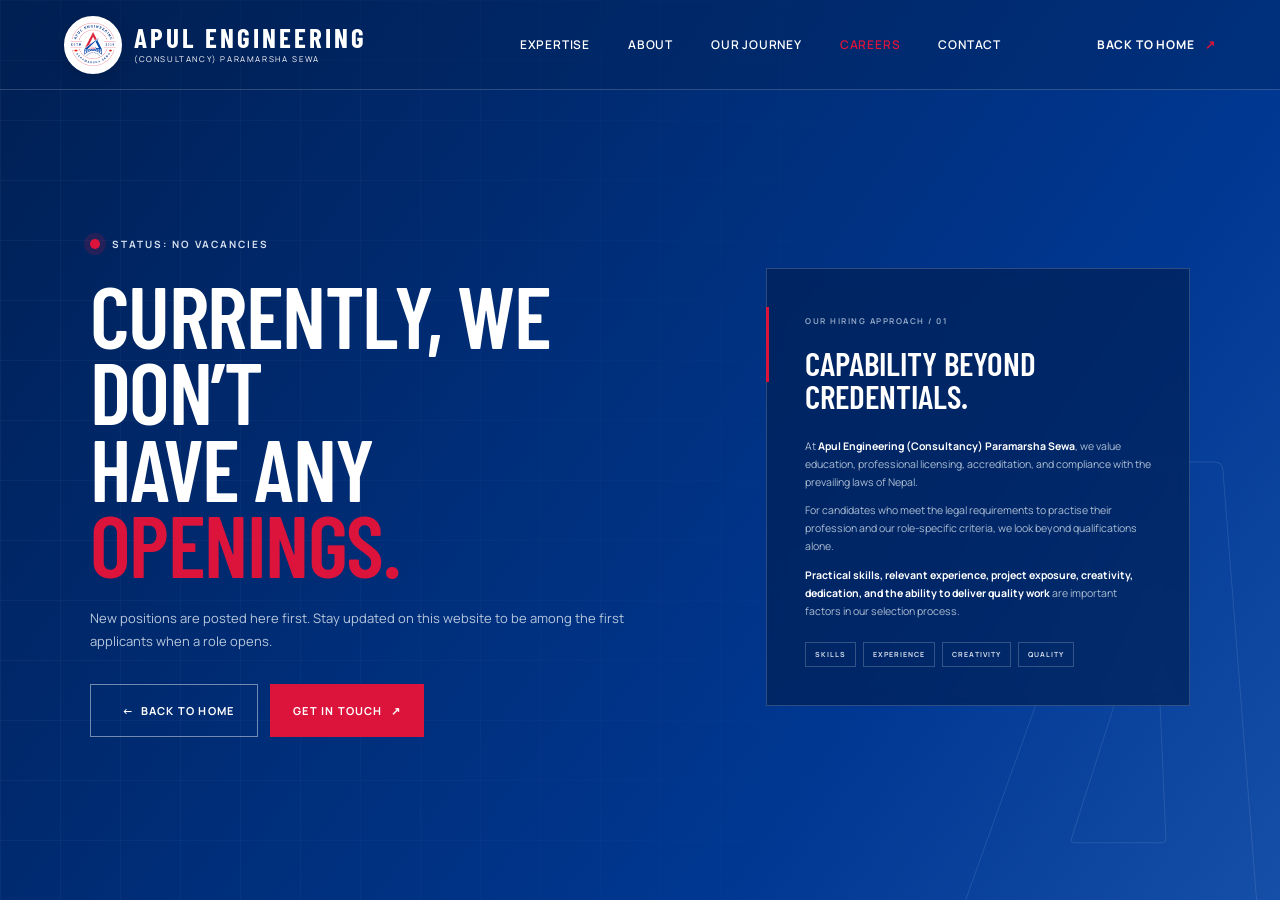
<file: careers.html>
<!doctype html>
<html lang="en">
<head>
  <meta charset="UTF-8">
  <meta name="viewport" content="width=device-width, initial-scale=1.0">
  <meta name="description" content="Career opportunities and hiring principles at Apul Engineering (Consultancy) Paramarsha Sewa.">
  <title>Careers | Apul Engineering (Consultancy) Paramarsha Sewa</title>
  <link rel="canonical" href="https://www.apulengineeringconsultancy.site/careers.html">
  <link rel="preconnect" href="https://fonts.googleapis.com">
  <link rel="preconnect" href="https://fonts.gstatic.com" crossorigin>
  <link href="https://fonts.googleapis.com/css2?family=Barlow+Condensed:wght@500;600;700&family=Manrope:wght@400;500;600;700&display=swap" rel="stylesheet">
  <link rel="stylesheet" href="styles.css">
  <link rel="stylesheet" href="careers.css">
</head>
<body class="careers-page">
  <header class="site-header careers-header">
    <a class="brand" href="index.html" aria-label="Apul Engineering (Consultancy) Paramarsha Sewa home">
      <img class="brand-logo" src="assets/apul-engineering-logo.png" alt="">
      <span><strong>APUL ENGINEERING</strong><small>(CONSULTANCY) PARAMARSHA SEWA</small></span>
    </a>
    <nav aria-label="Main navigation"><a href="index.html#expertise">Expertise</a><a href="index.html#about">About</a><a href="journey.html">Our Journey</a><a class="active" href="#">Careers</a><a href="index.html#contact">Contact</a></nav>
    <a class="header-cta" href="index.html">Back to home <span>↗</span></a>
    <button class="menu-button" aria-label="Open menu" aria-expanded="false"><span></span><span></span></button>
  </header>

  <main class="careers-main">
    <div class="careers-grid" aria-hidden="true"></div>
    <div class="careers-mark" aria-hidden="true">A</div>
    <section class="vacancy-panel reveal" aria-labelledby="careers-title">
      <div class="vacancy-primary">
        <p class="status"><i></i> Status: No vacancies</p>
        <h1 id="careers-title">Currently, we don’t<br>have any <em>openings.</em></h1>
        <p class="vacancy-note">New positions are posted here first. Stay updated on this website to be among the first applicants when a role opens.</p>
        <div class="career-actions">
          <a class="button secondary" href="index.html">Back to home <span>←</span></a>
          <a class="button primary" href="mailto:hr@apulengineeringconsultancy.site">Get in touch <span>↗</span></a>
        </div>
      </div>
      <aside class="hiring-principles">
        <span class="aside-index">OUR HIRING APPROACH / 01</span>
        <h2>Capability beyond credentials.</h2>
        <p>At <strong>Apul Engineering (Consultancy) Paramarsha Sewa</strong>, we value education, professional licensing, accreditation, and compliance with the prevailing laws of Nepal.</p>
        <p>For candidates who meet the legal requirements to practise their profession and our role-specific criteria, we look beyond qualifications alone.</p>
        <p><strong>Practical skills, relevant experience, project exposure, creativity, dedication, and the ability to deliver quality work</strong> are important factors in our selection process.</p>
        <div class="principle-tags"><span>Skills</span><span>Experience</span><span>Creativity</span><span>Quality</span></div>
      </aside>
    </section>
  </main>
  <script src="script.js"></script>
</body>
</html>
</file>
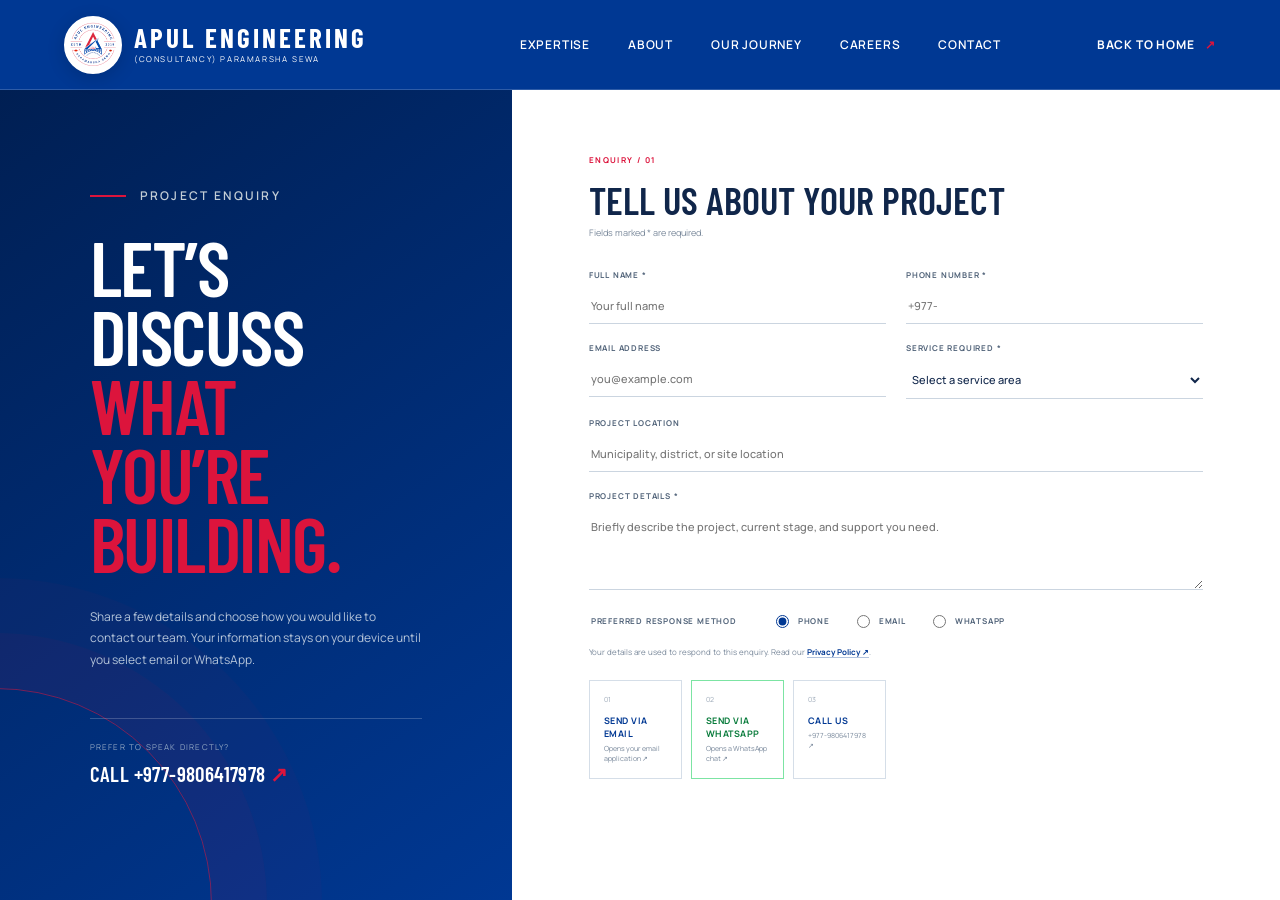
<file: enquiry.html>
<!doctype html>
<html lang="en">
<head>
  <meta charset="UTF-8">
  <meta name="viewport" content="width=device-width, initial-scale=1.0">
  <meta name="description" content="Send a project enquiry to Apul Engineering (Consultancy) Paramarsha Sewa.">
  <title>Project Enquiry | Apul Engineering (Consultancy) Paramarsha Sewa</title>
  <link rel="canonical" href="https://www.apulengineeringconsultancy.site/enquiry.html">
  <link rel="preconnect" href="https://fonts.googleapis.com">
  <link rel="preconnect" href="https://fonts.gstatic.com" crossorigin>
  <link href="https://fonts.googleapis.com/css2?family=Barlow+Condensed:wght@500;600;700&family=Manrope:wght@400;500;600;700&display=swap" rel="stylesheet">
  <link rel="stylesheet" href="styles.css">
  <link rel="stylesheet" href="enquiry.css">
</head>
<body class="enquiry-page">
  <header class="site-header enquiry-header">
    <a class="brand" href="index.html" aria-label="Apul Engineering (Consultancy) Paramarsha Sewa home">
      <img class="brand-logo" src="assets/apul-engineering-logo.png" alt="">
      <span><strong>APUL ENGINEERING</strong><small>(CONSULTANCY) PARAMARSHA SEWA</small></span>
    </a>
    <nav aria-label="Main navigation"><a href="index.html#expertise">Expertise</a><a href="index.html#about">About</a><a href="journey.html">Our Journey</a><a href="careers.html">Careers</a><a href="index.html#contact">Contact</a></nav>
    <a class="header-cta" href="index.html">Back to home <span>↗</span></a>
    <button class="menu-button" aria-label="Open menu" aria-expanded="false"><span></span><span></span></button>
  </header>

  <main class="enquiry-main">
    <section class="enquiry-intro">
      <p class="eyebrow"><span></span> Project enquiry</p>
      <h1>Let’s discuss<br><em>what you’re building.</em></h1>
      <p>Share a few details and choose how you would like to contact our team. Your information stays on your device until you select email or WhatsApp.</p>
      <div class="direct-contact">
        <small>Prefer to speak directly?</small>
        <a href="tel:+9779806417978">Call +977-9806417978 <span>↗</span></a>
      </div>
    </section>

    <section class="enquiry-card" aria-labelledby="form-title">
      <div class="form-heading"><span>ENQUIRY / 01</span><h2 id="form-title">Tell us about your project</h2><p>Fields marked * are required.</p></div>
      <form id="enquiry-form">
        <div class="field"><label for="name">Full name *</label><input id="name" name="name" type="text" autocomplete="name" required placeholder="Your full name"></div>
        <div class="field"><label for="phone">Phone number *</label><input id="phone" name="phone" type="tel" autocomplete="tel" required placeholder="+977-"></div>
        <div class="field"><label for="email">Email address</label><input id="email" name="email" type="email" autocomplete="email" placeholder="you@example.com"></div>
        <div class="field"><label for="service">Service required *</label><select id="service" name="service" required><option value="" selected disabled>Select a service area</option><option>Study & Assessment</option><option>Design & Documentation</option><option>Construction & Delivery</option><option>Management & Quality</option><option>Other / Not sure</option></select></div>
        <div class="field full"><label for="location">Project location</label><input id="location" name="location" type="text" placeholder="Municipality, district, or site location"></div>
        <div class="field full"><label for="message">Project details *</label><textarea id="message" name="message" required rows="4" placeholder="Briefly describe the project, current stage, and support you need."></textarea></div>
        <fieldset class="field full preference"><legend>Preferred response method</legend><label><input type="radio" name="preferred" value="Phone" checked> Phone</label><label><input type="radio" name="preferred" value="Email"> Email</label><label><input type="radio" name="preferred" value="WhatsApp"> WhatsApp</label></fieldset>
        <p class="form-privacy full">Your details are used to respond to this enquiry. Read our <a href="privacy.html" target="_blank" rel="noopener">Privacy Policy <span aria-hidden="true">↗</span></a>.</p>
        <div class="form-status full" id="form-status" role="status" aria-live="polite"></div>
        <div class="contact-options full">
          <button class="contact-option email-option" type="button" data-action="email"><span>01</span><strong>Send via email</strong><small>Opens your email application ↗</small></button>
          <button class="contact-option whatsapp-option" type="button" data-action="whatsapp"><span>02</span><strong>Send via WhatsApp</strong><small>Opens a WhatsApp chat ↗</small></button>
          <a class="contact-option call-option" href="tel:+9779806417978"><span>03</span><strong>Call us</strong><small>+977-9806417978 ↗</small></a>
        </div>
      </form>
    </section>
  </main>
  <script src="script.js"></script>
  <script src="enquiry.js"></script>
</body>
</html>
</file>
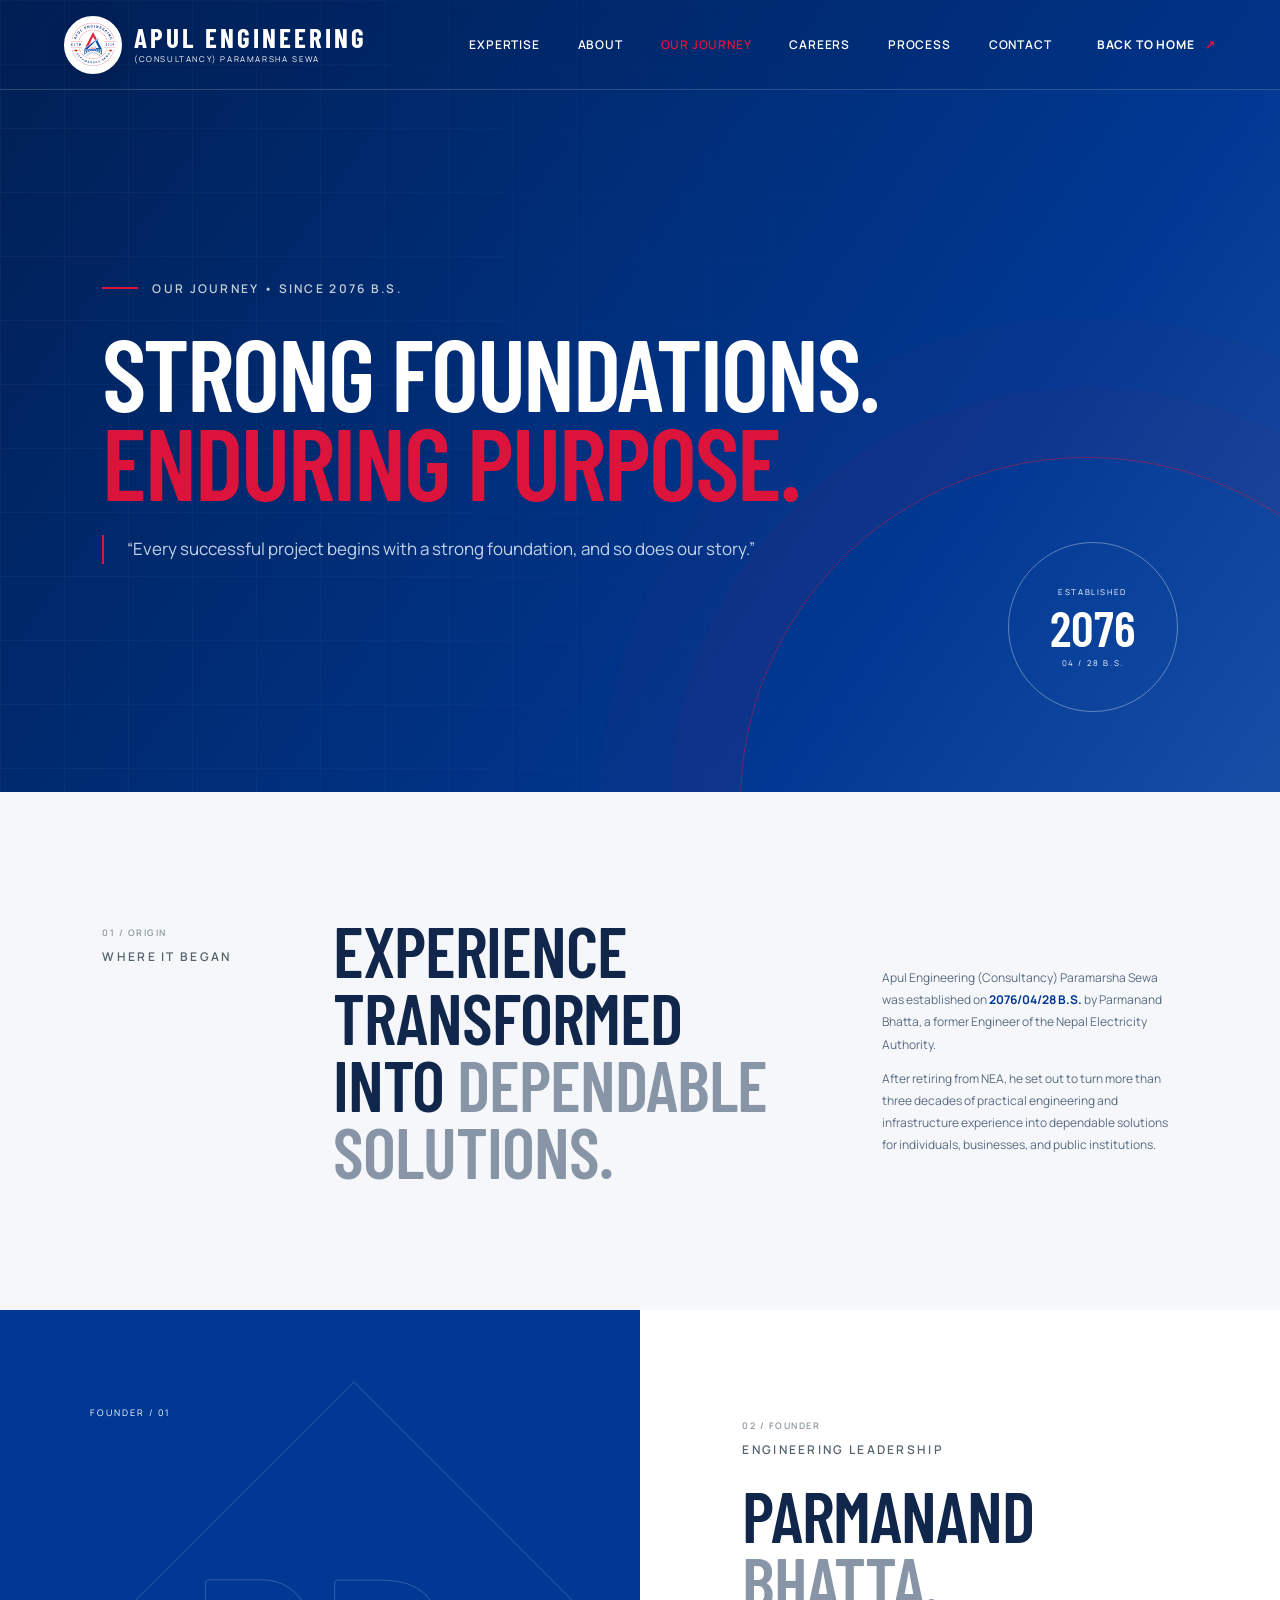
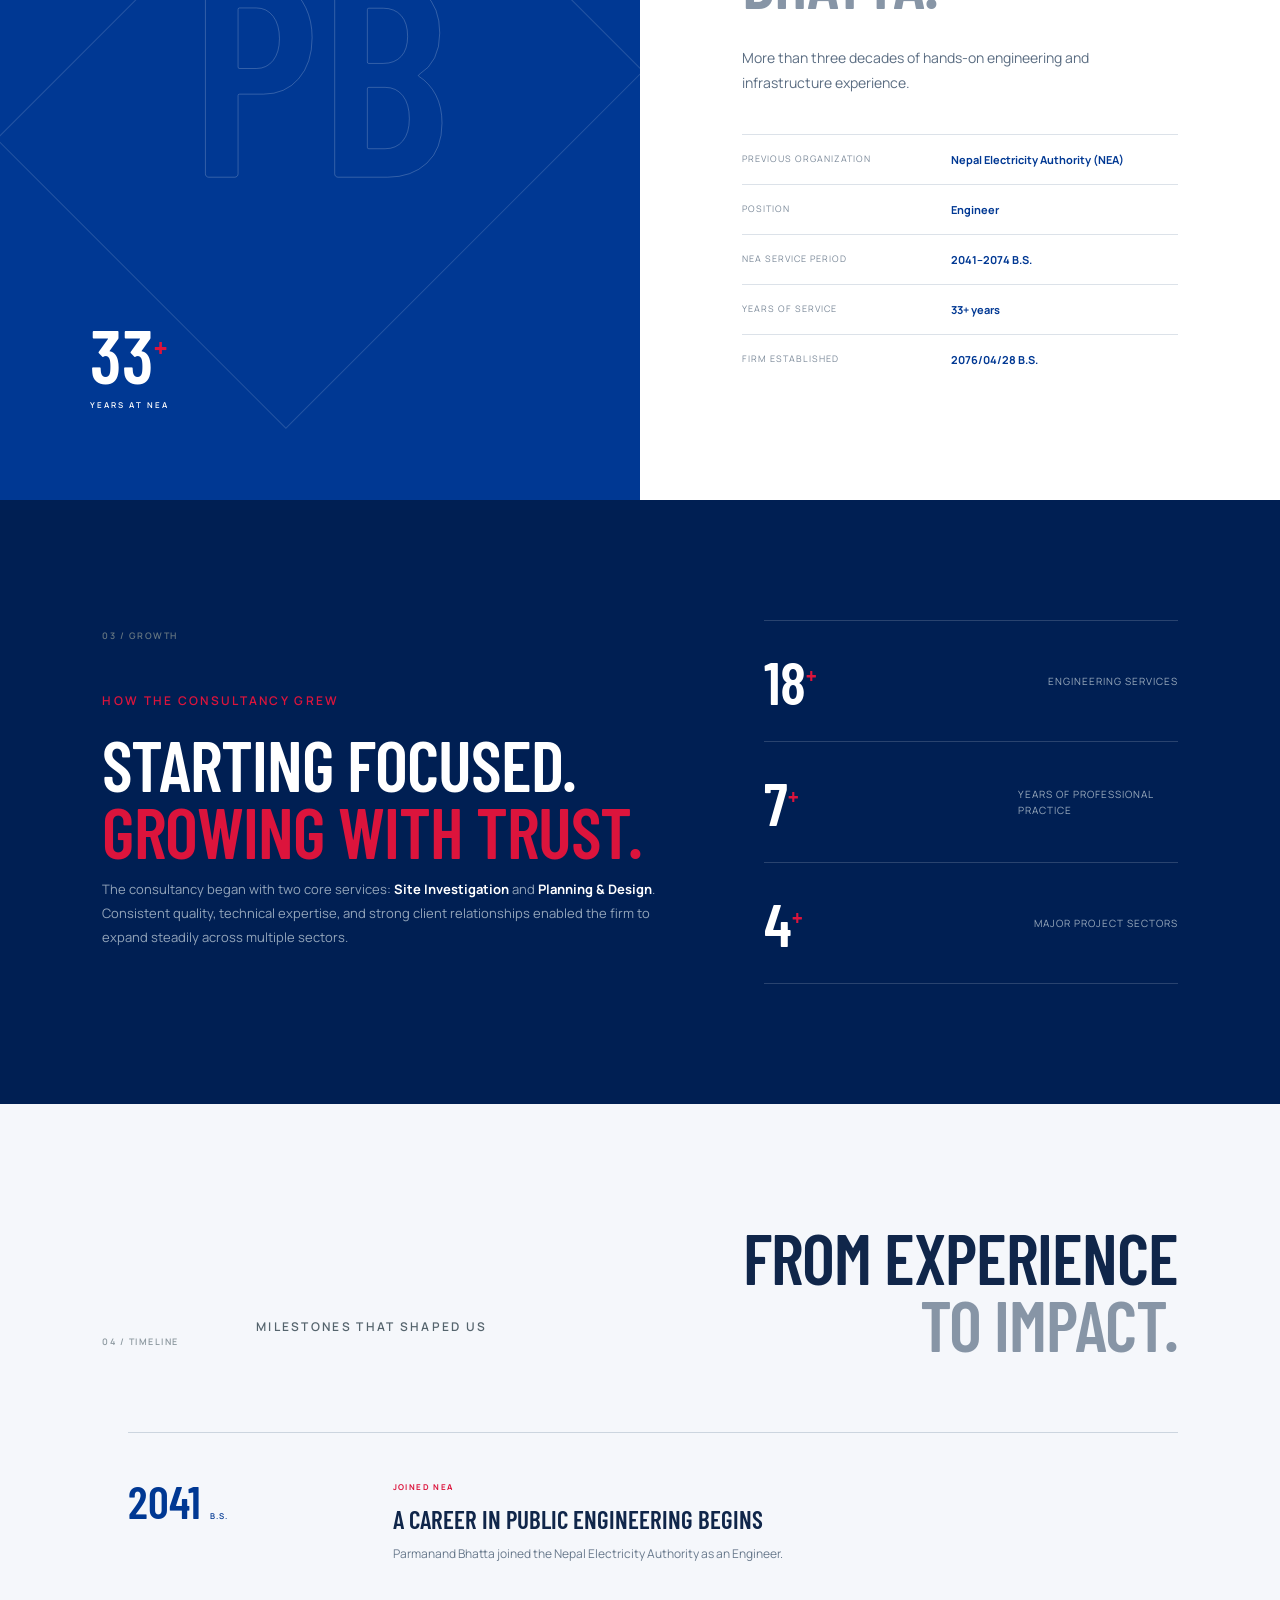
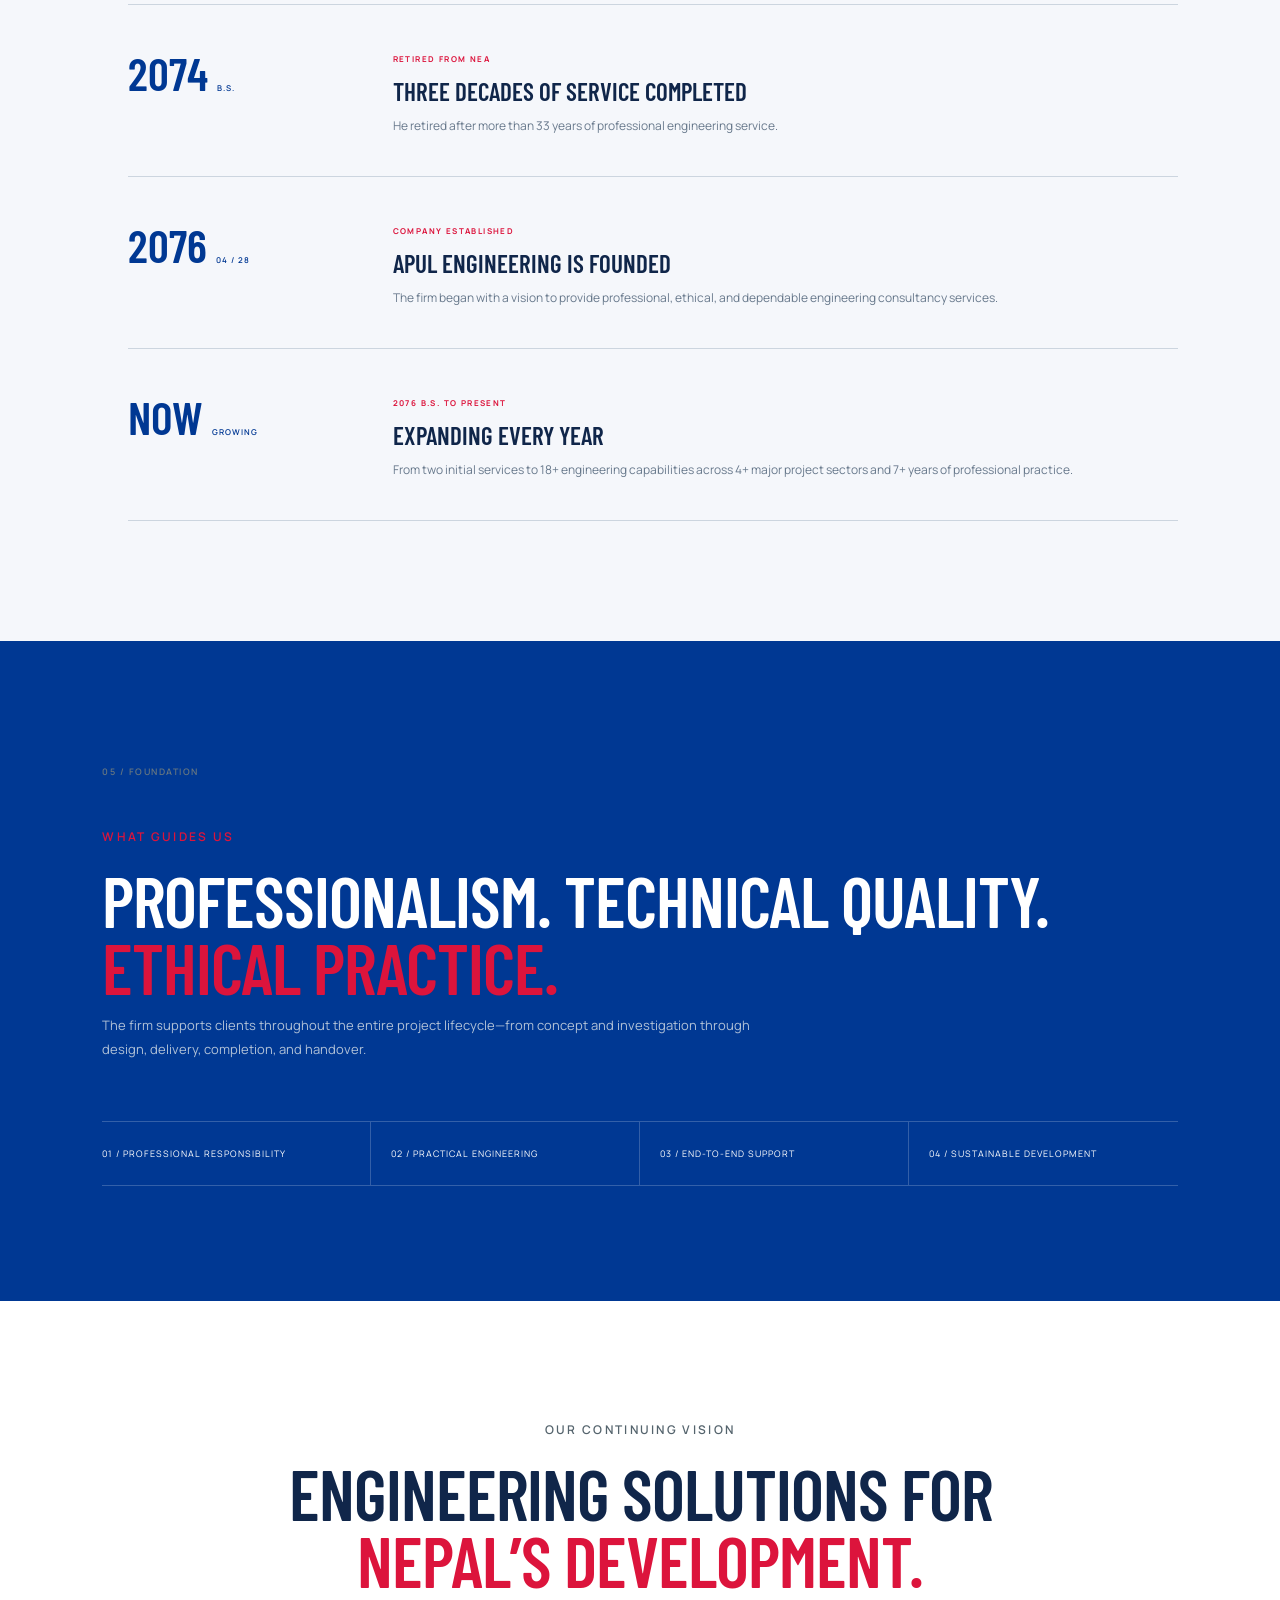
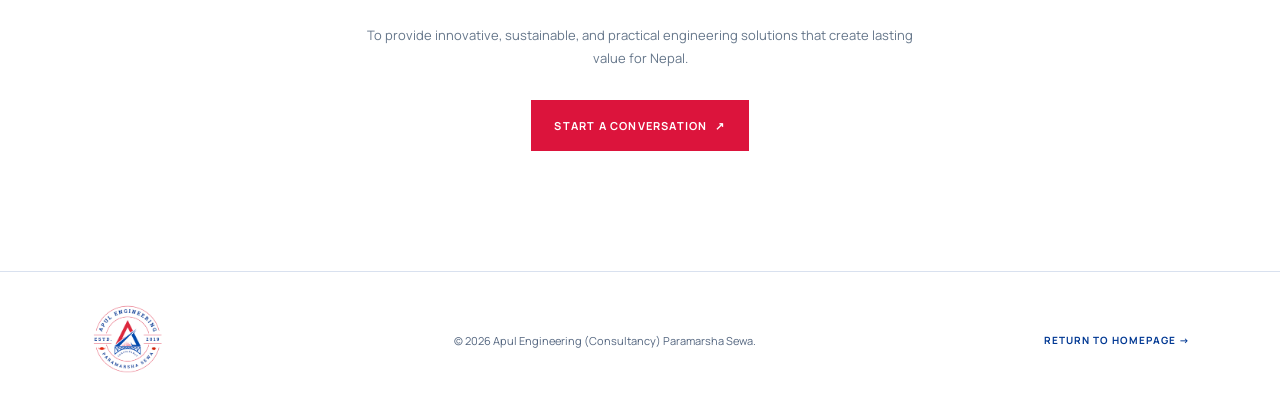
<file: journey.html>
<!doctype html>
<html lang="en">
<head>
  <meta charset="UTF-8">
  <meta name="viewport" content="width=device-width, initial-scale=1.0">
  <meta name="description" content="The story of Apul Engineering (Consultancy) Paramarsha Sewa and founder Parmanand Bhatta.">
  <title>Our Journey | Apul Engineering (Consultancy) Paramarsha Sewa</title>
  <link rel="canonical" href="https://www.apulengineeringconsultancy.site/journey.html">
  <link rel="preconnect" href="https://fonts.googleapis.com">
  <link rel="preconnect" href="https://fonts.gstatic.com" crossorigin>
  <link href="https://fonts.googleapis.com/css2?family=Barlow+Condensed:wght@500;600;700&family=Manrope:wght@400;500;600;700&display=swap" rel="stylesheet">
  <link rel="stylesheet" href="styles.css">
  <link rel="stylesheet" href="journey.css">
</head>
<body class="journey-page">
  <header class="site-header journey-header">
    <a class="brand" href="index.html" aria-label="Apul Engineering (Consultancy) Paramarsha Sewa home">
      <img class="brand-logo" src="assets/apul-engineering-logo.png" alt="">
      <span><strong>APUL ENGINEERING</strong><small>(CONSULTANCY) PARAMARSHA SEWA</small></span>
    </a>
    <nav aria-label="Main navigation"><a href="index.html#expertise">Expertise</a><a href="index.html#about">About</a><a class="active" href="#top">Our Journey</a><a href="careers.html">Careers</a><a href="index.html#process">Process</a><a href="index.html#contact">Contact</a></nav>
    <a class="header-cta" href="index.html">Back to home <span>↗</span></a>
    <button class="menu-button" aria-label="Open menu" aria-expanded="false"><span></span><span></span></button>
  </header>

  <main id="top">
    <section class="journey-hero">
      <div class="journey-grid" aria-hidden="true"></div>
      <div class="journey-hero-copy reveal">
        <p class="eyebrow"><span></span> Our journey • Since 2076 B.S.</p>
        <h1>Strong foundations.<br><em>Enduring purpose.</em></h1>
        <blockquote>“Every successful project begins with a strong foundation, and so does our story.”</blockquote>
      </div>
      <div class="origin-stamp" aria-hidden="true"><small>ESTABLISHED</small><strong>2076</strong><span>04 / 28 B.S.</span></div>
    </section>

    <section class="journey-intro">
      <div><p class="section-index">01 / ORIGIN</p><p class="kicker">Where it began</p></div>
      <div class="reveal"><h2>Experience transformed into <span>dependable solutions.</span></h2></div>
      <div class="journey-intro-copy reveal"><p>Apul Engineering (Consultancy) Paramarsha Sewa was established on <strong>2076/04/28 B.S.</strong> by Parmanand Bhatta, a former Engineer of the Nepal Electricity Authority.</p><p>After retiring from NEA, he set out to turn more than three decades of practical engineering and infrastructure experience into dependable solutions for individuals, businesses, and public institutions.</p></div>
    </section>

    <section class="founder-section">
      <div class="founder-blueprint reveal" aria-hidden="true"><span>FOUNDER / 01</span><div class="founder-monogram">PB</div><i></i><strong>33<sup>+</sup><small>YEARS AT NEA</small></strong></div>
      <div class="founder-content reveal">
        <p class="section-index">02 / FOUNDER</p><p class="kicker">Engineering leadership</p>
        <h2>Parmanand<br><span>Bhatta.</span></h2>
        <p class="founder-lead">More than three decades of hands-on engineering and infrastructure experience.</p>
        <dl class="founder-facts">
          <div><dt>Previous organization</dt><dd>Nepal Electricity Authority (NEA)</dd></div>
          <div><dt>Position</dt><dd>Engineer</dd></div>
          <div><dt>NEA service period</dt><dd>2041–2074 B.S.</dd></div>
          <div><dt>Years of service</dt><dd>33+ years</dd></div>
          <div><dt>Firm established</dt><dd>2076/04/28 B.S.</dd></div>
        </dl>
      </div>
    </section>

    <section class="journey-growth">
      <div class="growth-copy reveal"><p class="section-index light">03 / GROWTH</p><p class="kicker journey-red">How the consultancy grew</p><h2>Starting focused.<br><span>Growing with trust.</span></h2><p>The consultancy began with two core services: <strong>Site Investigation</strong> and <strong>Planning &amp; Design</strong>. Consistent quality, technical expertise, and strong client relationships enabled the firm to expand steadily across multiple sectors.</p></div>
      <div class="growth-stats reveal">
        <div><strong>18<sup>+</sup></strong><span>Engineering services</span></div>
        <div><strong>7<sup>+</sup></strong><span>Years of professional practice</span></div>
        <div><strong>4<sup>+</sup></strong><span>Major project sectors</span></div>
      </div>
    </section>

    <section class="timeline-section">
      <div class="timeline-heading reveal"><p class="section-index">04 / TIMELINE</p><p class="kicker">Milestones that shaped us</p><h2>From experience<br><span>to impact.</span></h2></div>
      <ol class="timeline">
        <li class="reveal"><div class="timeline-year">2041 <small>B.S.</small></div><div><span>Joined NEA</span><h3>A career in public engineering begins</h3><p>Parmanand Bhatta joined the Nepal Electricity Authority as an Engineer.</p></div></li>
        <li class="reveal"><div class="timeline-year">2074 <small>B.S.</small></div><div><span>Retired from NEA</span><h3>Three decades of service completed</h3><p>He retired after more than 33 years of professional engineering service.</p></div></li>
        <li class="reveal"><div class="timeline-year">2076 <small>04 / 28</small></div><div><span>Company established</span><h3>Apul Engineering is founded</h3><p>The firm began with a vision to provide professional, ethical, and dependable engineering consultancy services.</p></div></li>
        <li class="reveal"><div class="timeline-year">NOW <small>GROWING</small></div><div><span>2076 B.S. to present</span><h3>Expanding every year</h3><p>From two initial services to 18+ engineering capabilities across 4+ major project sectors and 7+ years of professional practice.</p></div></li>
      </ol>
    </section>

    <section class="journey-values">
      <p class="section-index light">05 / FOUNDATION</p><p class="kicker journey-red">What guides us</p>
      <h2>Professionalism. Technical quality.<br><span>Ethical practice.</span></h2>
      <p>The firm supports clients throughout the entire project lifecycle—from concept and investigation through design, delivery, completion, and handover.</p>
      <div class="value-row"><span>01 / Professional responsibility</span><span>02 / Practical engineering</span><span>03 / End-to-end support</span><span>04 / Sustainable development</span></div>
    </section>

    <section class="journey-vision">
      <p class="kicker">Our continuing vision</p>
      <h2>Engineering solutions for<br><span>Nepal’s development.</span></h2>
      <p>To provide innovative, sustainable, and practical engineering solutions that create lasting value for Nepal.</p>
      <a class="button primary" href="enquiry.html" target="_blank" rel="noopener">Start a conversation <span>↗</span></a>
    </section>
  </main>

  <footer class="journey-footer"><img src="assets/apul-engineering-logo.png" alt="Apul Engineering (Consultancy) Paramarsha Sewa logo"><p>© <span id="year"></span> Apul Engineering (Consultancy) Paramarsha Sewa.</p><a href="index.html">Return to homepage →</a></footer>
  <script src="script.js"></script>
</body>
</html>
</file>
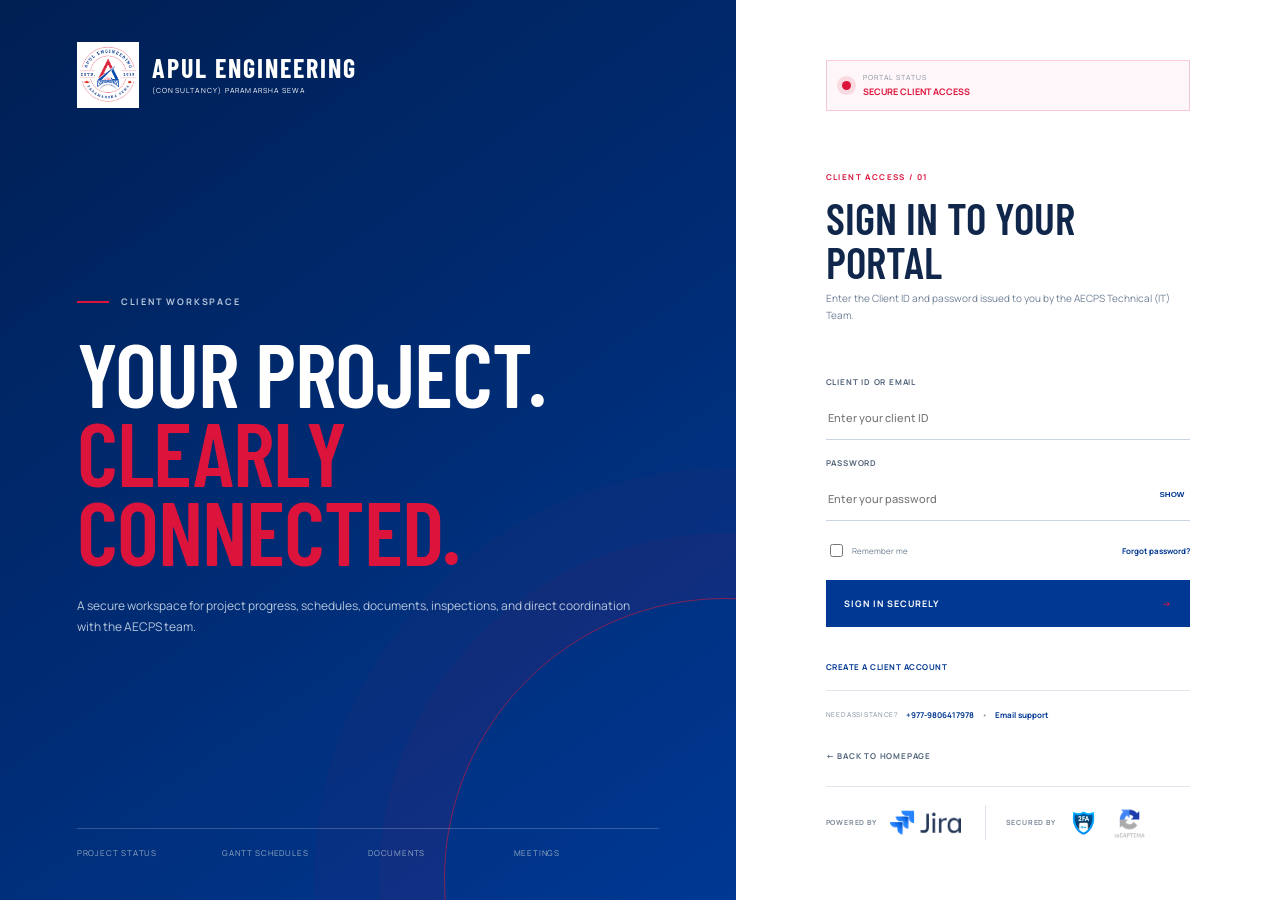
<file: portal.html>
<!doctype html>
<html lang="en">
<head>
  <meta charset="UTF-8"><meta name="viewport" content="width=device-width, initial-scale=1.0">
  <meta name="description" content="Restricted client portal for Apul Engineering (Consultancy) Paramarsha Sewa.">
  <meta name="robots" content="noindex,nofollow,noarchive">
  <title>Client Portal | Apul Engineering (Consultancy) Paramarsha Sewa</title>
  <link rel="preconnect" href="https://fonts.googleapis.com"><link rel="preconnect" href="https://fonts.gstatic.com" crossorigin>
  <link href="https://fonts.googleapis.com/css2?family=Barlow+Condensed:wght@500;600;700&family=Manrope:wght@400;500;600;700&display=swap" rel="stylesheet">
  <link rel="stylesheet" href="styles.css"><link rel="stylesheet" href="portal.css">
</head>
<body class="portal-page">
  <main class="portal-shell">
    <section class="portal-brand-panel">
      <a class="portal-brand" href="index.html"><img src="assets/apul-engineering-logo.png" alt="Apul Engineering (Consultancy) Paramarsha Sewa logo"><span><strong>APUL ENGINEERING</strong><small>(CONSULTANCY) PARAMARSHA SEWA</small></span></a>
      <div class="portal-intro"><p class="portal-kicker"><i></i> Client workspace</p><h1>Your project.<br><em>Clearly connected.</em></h1><p>A secure workspace for project progress, schedules, documents, inspections, and direct coordination with the AECPS team.</p></div>
      <div class="portal-features"><span>Project status</span><span>Gantt schedules</span><span>Documents</span><span>Meetings</span></div>
    </section>
    <section class="login-panel">
      <div class="preview-status"><i></i><span><small>PORTAL STATUS</small><strong>Secure client access</strong></span></div>
      <div class="login-copy"><span>CLIENT ACCESS / 01</span><h2>Sign in to your portal</h2><p>Enter the Client ID and password issued to you by the AECPS Technical (IT) Team.</p></div>
      <form id="portal-login">
        <label for="client-id">Client ID or email</label><input id="client-id" name="client-id" type="text" autocomplete="username" required placeholder="Enter your client ID">
        <label for="portal-password">Password</label><div class="password-field"><input id="portal-password" name="password" type="password" autocomplete="current-password" required placeholder="Enter your password"><button type="button" id="toggle-password" aria-label="Show password">Show</button></div>
        <div class="login-meta"><label><input type="checkbox" name="remember"> Remember me</label><button type="button" class="text-button" id="forgot-password">Forgot password?</button></div>
        <button class="portal-login-button" type="submit">Sign in securely <span>→</span></button><p class="portal-message" id="portal-message" role="status" aria-live="polite"></p>
      </form>
      <button class="create-account" type="button" id="create-account">Create a client account</button>
      <div class="portal-support"><small>Need assistance?</small><a href="tel:+9779806417978">+977-9806417978</a><span>•</span><a href="mailto:info@apulengineeringconsultancy.site">Email support</a></div>
      <a class="portal-home" href="index.html">← Back to homepage</a>
      <div class="portal-trust" aria-label="Portal technology and security">
        <div class="trust-group"><small>Powered by</small><img class="trust-jira" src="assets/portal/jira.webp" alt="Jira"></div>
        <div class="trust-divider" aria-hidden="true"></div>
        <div class="trust-group trust-security"><small>Secured by</small><span><img src="assets/portal/2fa.jpg" alt="Two-factor authentication"><img src="assets/portal/recaptcha.webp" alt="reCAPTCHA"></span></div>
      </div>
    </section>
  </main>
  <dialog class="portal-dialog" id="portal-dialog" aria-labelledby="dialog-title">
    <button class="dialog-close" type="button" aria-label="Close">×</button><span class="dialog-index">AECPS CLIENT ACCESS POLICY</span>
    <h2 id="dialog-title"></h2><p id="dialog-copy"></p>
    <div class="dialog-actions"><a href="tel:+9779806417978">Call AECPS</a><a href="mailto:info@apulengineeringconsultancy.site?subject=Client%20Portal%20Technical%20Support">Contact us now</a></div>
  </dialog>
  <script src="portal.js"></script>
</body>
</html>
</file>
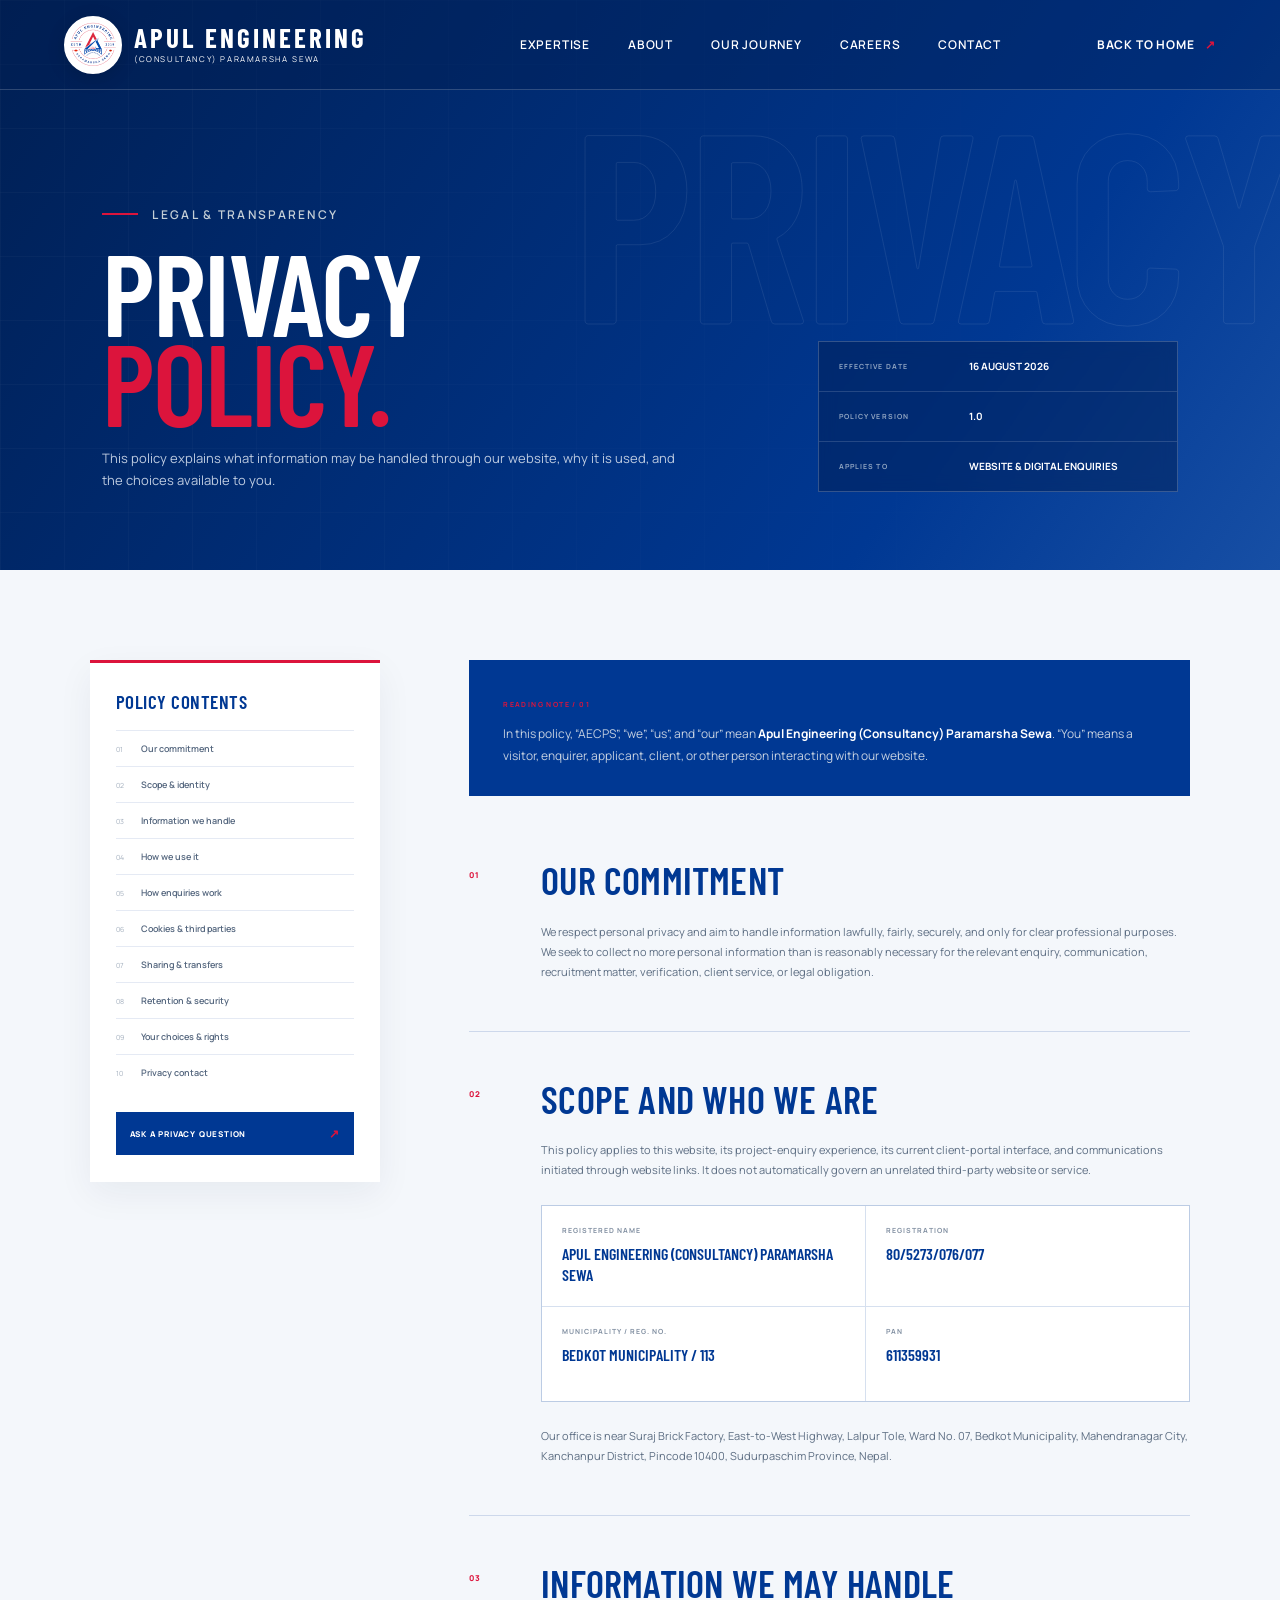
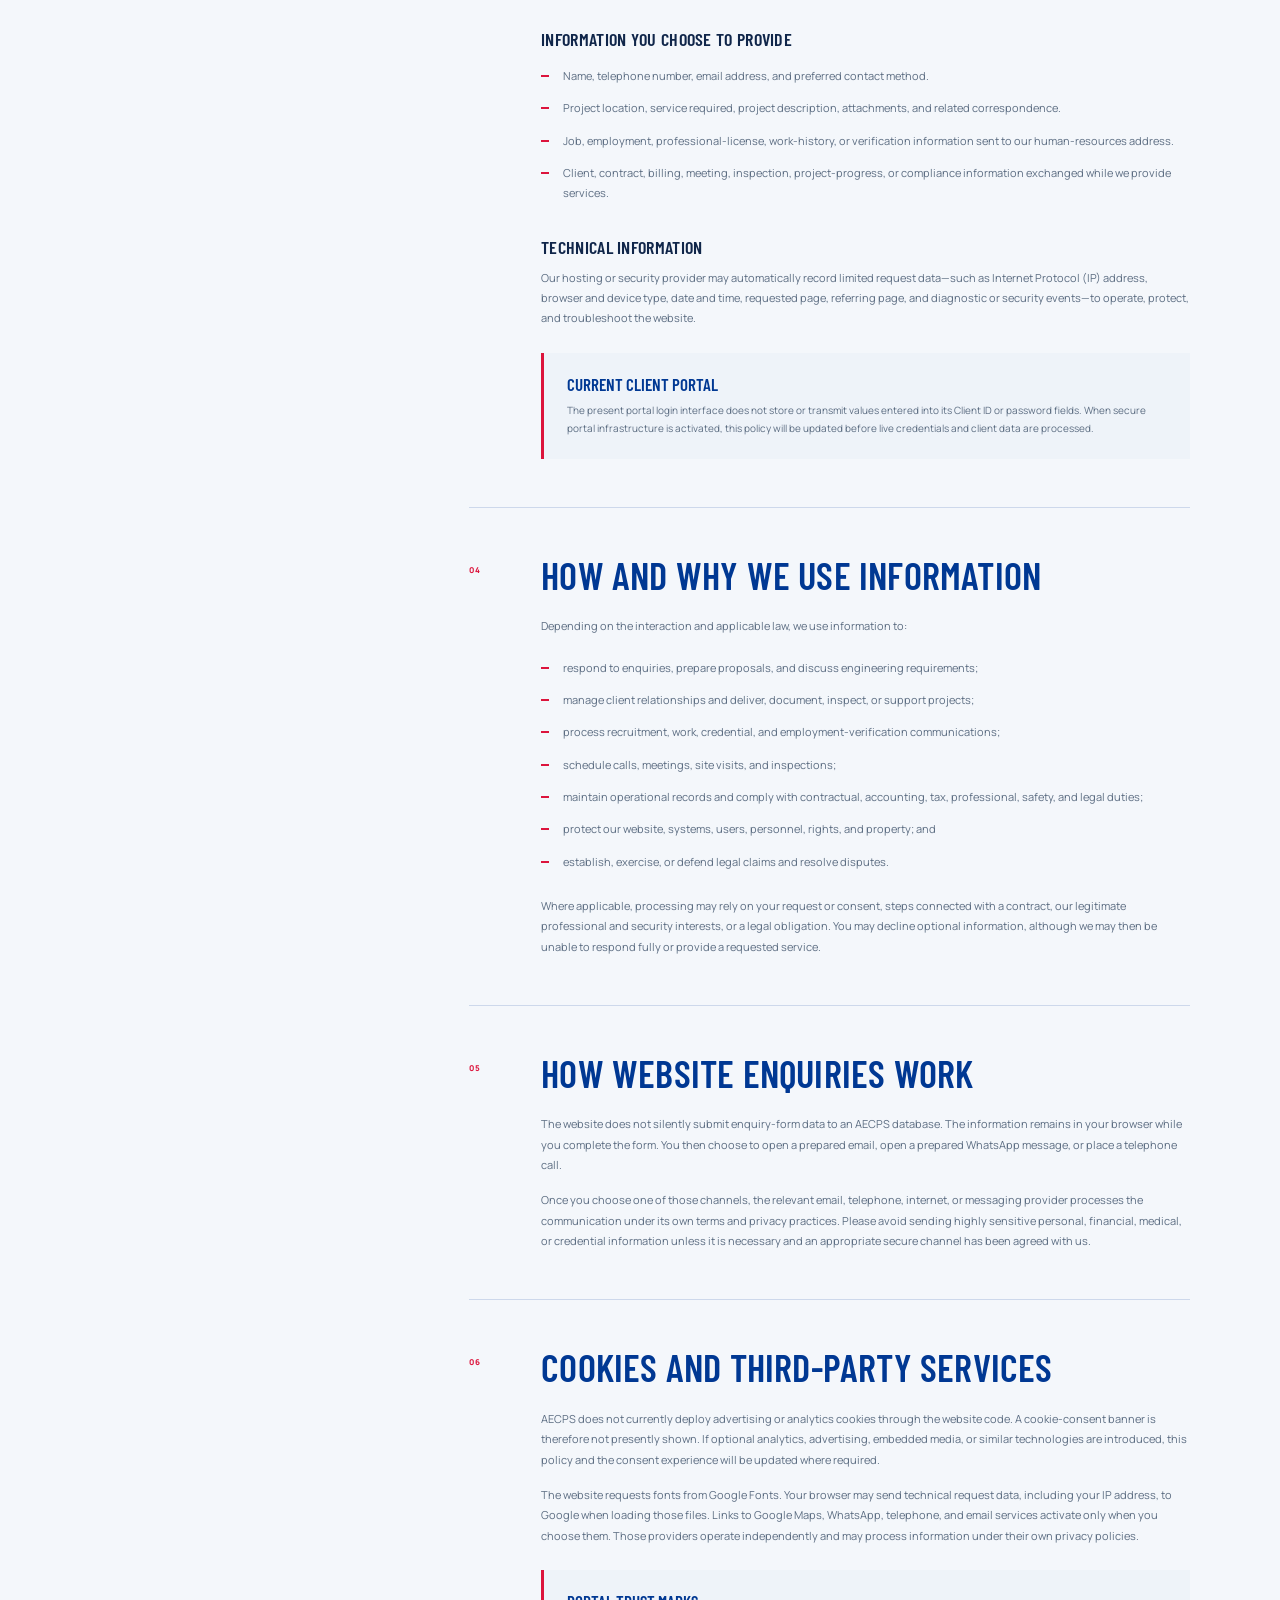
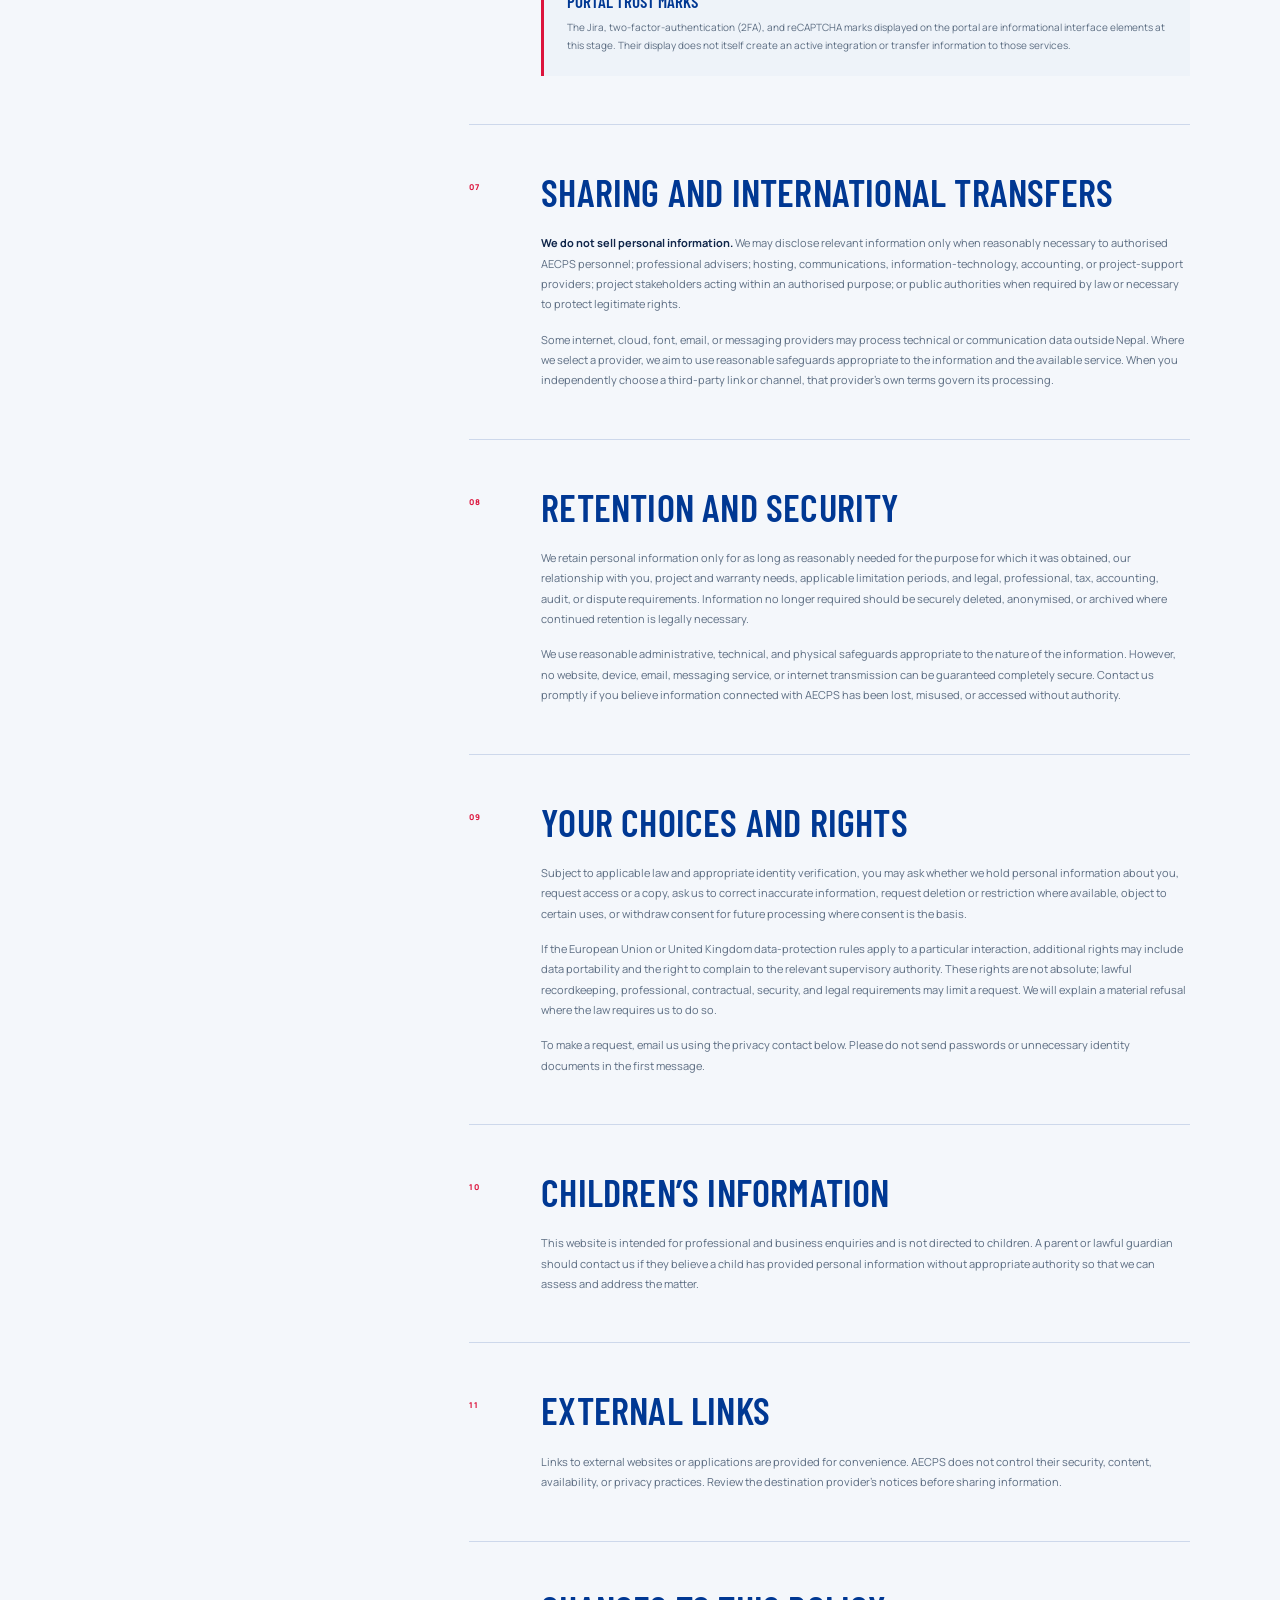
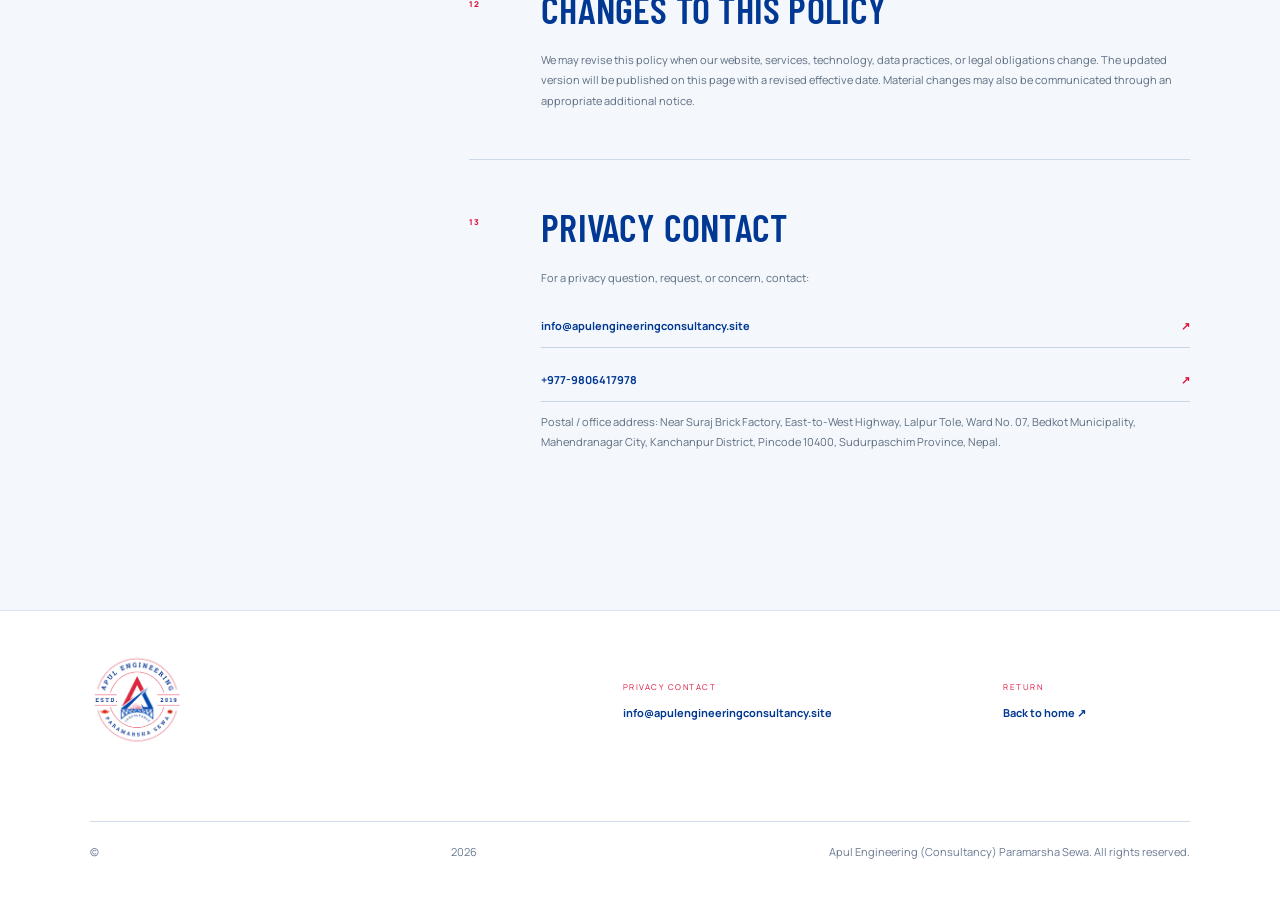
<file: privacy.html>
<!doctype html>
<html lang="en">
<head>
  <meta charset="UTF-8">
  <meta name="viewport" content="width=device-width, initial-scale=1.0">
  <meta name="description" content="Privacy Policy for the website and digital enquiries of Apul Engineering (Consultancy) Paramarsha Sewa.">
  <title>Privacy Policy | Apul Engineering (Consultancy) Paramarsha Sewa</title>
  <link rel="canonical" href="https://www.apulengineeringconsultancy.site/privacy.html">
  <link rel="preconnect" href="https://fonts.googleapis.com">
  <link rel="preconnect" href="https://fonts.gstatic.com" crossorigin>
  <link href="https://fonts.googleapis.com/css2?family=Barlow+Condensed:wght@500;600;700&family=Manrope:wght@400;500;600;700&display=swap" rel="stylesheet">
  <link rel="stylesheet" href="styles.css">
  <link rel="stylesheet" href="privacy.css">
</head>
<body class="privacy-page">
  <header class="site-header legal-header">
    <a class="brand" href="index.html" aria-label="Apul Engineering (Consultancy) Paramarsha Sewa home">
      <img class="brand-logo" src="assets/apul-engineering-logo.png" alt="">
      <span><strong>APUL ENGINEERING</strong><small>(CONSULTANCY) PARAMARSHA SEWA</small></span>
    </a>
    <nav aria-label="Main navigation"><a href="index.html#expertise">Expertise</a><a href="index.html#about">About</a><a href="journey.html">Our Journey</a><a href="careers.html">Careers</a><a href="index.html#contact">Contact</a></nav>
    <a class="header-cta" href="index.html">Back to home <span>↗</span></a>
    <button class="menu-button" aria-label="Open menu" aria-expanded="false"><span></span><span></span></button>
  </header>

  <main>
    <section class="legal-hero">
      <div class="legal-grid" aria-hidden="true"></div>
      <div class="legal-hero-copy reveal">
        <p class="eyebrow"><span></span> Legal &amp; transparency</p>
        <h1>Privacy<br><em>Policy.</em></h1>
        <p>This policy explains what information may be handled through our website, why it is used, and the choices available to you.</p>
      </div>
      <div class="policy-meta reveal" aria-label="Policy information">
        <div><small>Effective date</small><strong>16 August 2026</strong></div>
        <div><small>Policy version</small><strong>1.0</strong></div>
        <div><small>Applies to</small><strong>Website &amp; digital enquiries</strong></div>
      </div>
    </section>

    <section class="policy-layout">
      <aside class="policy-nav" aria-label="Privacy Policy contents">
        <p>Policy contents</p>
        <ol>
          <li><a href="#commitment">Our commitment</a></li>
          <li><a href="#scope">Scope &amp; identity</a></li>
          <li><a href="#information">Information we handle</a></li>
          <li><a href="#purposes">How we use it</a></li>
          <li><a href="#enquiries">How enquiries work</a></li>
          <li><a href="#cookies">Cookies &amp; third parties</a></li>
          <li><a href="#sharing">Sharing &amp; transfers</a></li>
          <li><a href="#retention">Retention &amp; security</a></li>
          <li><a href="#rights">Your choices &amp; rights</a></li>
          <li><a href="#contact">Privacy contact</a></li>
        </ol>
        <a class="policy-contact-link" href="mailto:info@apulengineeringconsultancy.site?subject=Privacy%20Enquiry">Ask a privacy question <span>↗</span></a>
      </aside>

      <article class="policy-content">
        <div class="policy-intro reveal">
          <span>READING NOTE / 01</span>
          <p>In this policy, “AECPS”, “we”, “us”, and “our” mean <strong>Apul Engineering (Consultancy) Paramarsha Sewa</strong>. “You” means a visitor, enquirer, applicant, client, or other person interacting with our website.</p>
        </div>

        <section id="commitment" class="policy-section reveal">
          <span class="section-number">01</span>
          <div>
            <h2>Our commitment</h2>
            <p>We respect personal privacy and aim to handle information lawfully, fairly, securely, and only for clear professional purposes. We seek to collect no more personal information than is reasonably necessary for the relevant enquiry, communication, recruitment matter, verification, client service, or legal obligation.</p>
          </div>
        </section>

        <section id="scope" class="policy-section reveal">
          <span class="section-number">02</span>
          <div>
            <h2>Scope and who we are</h2>
            <p>This policy applies to this website, its project-enquiry experience, its current client-portal interface, and communications initiated through website links. It does not automatically govern an unrelated third-party website or service.</p>
            <div class="fact-grid">
              <div><small>Registered name</small><strong>Apul Engineering (Consultancy) Paramarsha Sewa</strong></div>
              <div><small>Registration</small><strong>80/5273/076/077</strong></div>
              <div><small>Municipality / Reg. No.</small><strong>Bedkot Municipality / 113</strong></div>
              <div><small>PAN</small><strong>611359931</strong></div>
            </div>
            <p>Our office is near Suraj Brick Factory, East-to-West Highway, Lalpur Tole, Ward No. 07, Bedkot Municipality, Mahendranagar City, Kanchanpur District, Pincode 10400, Sudurpaschim Province, Nepal.</p>
          </div>
        </section>

        <section id="information" class="policy-section reveal">
          <span class="section-number">03</span>
          <div>
            <h2>Information we may handle</h2>
            <h3>Information you choose to provide</h3>
            <ul>
              <li>Name, telephone number, email address, and preferred contact method.</li>
              <li>Project location, service required, project description, attachments, and related correspondence.</li>
              <li>Job, employment, professional-license, work-history, or verification information sent to our human-resources address.</li>
              <li>Client, contract, billing, meeting, inspection, project-progress, or compliance information exchanged while we provide services.</li>
            </ul>
            <h3>Technical information</h3>
            <p>Our hosting or security provider may automatically record limited request data—such as Internet Protocol (IP) address, browser and device type, date and time, requested page, referring page, and diagnostic or security events—to operate, protect, and troubleshoot the website.</p>
            <div class="notice-box"><strong>Current client portal</strong><p>The present portal login interface does not store or transmit values entered into its Client ID or password fields. When secure portal infrastructure is activated, this policy will be updated before live credentials and client data are processed.</p></div>
          </div>
        </section>

        <section id="purposes" class="policy-section reveal">
          <span class="section-number">04</span>
          <div>
            <h2>How and why we use information</h2>
            <p>Depending on the interaction and applicable law, we use information to:</p>
            <ul>
              <li>respond to enquiries, prepare proposals, and discuss engineering requirements;</li>
              <li>manage client relationships and deliver, document, inspect, or support projects;</li>
              <li>process recruitment, work, credential, and employment-verification communications;</li>
              <li>schedule calls, meetings, site visits, and inspections;</li>
              <li>maintain operational records and comply with contractual, accounting, tax, professional, safety, and legal duties;</li>
              <li>protect our website, systems, users, personnel, rights, and property; and</li>
              <li>establish, exercise, or defend legal claims and resolve disputes.</li>
            </ul>
            <p>Where applicable, processing may rely on your request or consent, steps connected with a contract, our legitimate professional and security interests, or a legal obligation. You may decline optional information, although we may then be unable to respond fully or provide a requested service.</p>
          </div>
        </section>

        <section id="enquiries" class="policy-section reveal">
          <span class="section-number">05</span>
          <div>
            <h2>How website enquiries work</h2>
            <p>The website does not silently submit enquiry-form data to an AECPS database. The information remains in your browser while you complete the form. You then choose to open a prepared email, open a prepared WhatsApp message, or place a telephone call.</p>
            <p>Once you choose one of those channels, the relevant email, telephone, internet, or messaging provider processes the communication under its own terms and privacy practices. Please avoid sending highly sensitive personal, financial, medical, or credential information unless it is necessary and an appropriate secure channel has been agreed with us.</p>
          </div>
        </section>

        <section id="cookies" class="policy-section reveal">
          <span class="section-number">06</span>
          <div>
            <h2>Cookies and third-party services</h2>
            <p>AECPS does not currently deploy advertising or analytics cookies through the website code. A cookie-consent banner is therefore not presently shown. If optional analytics, advertising, embedded media, or similar technologies are introduced, this policy and the consent experience will be updated where required.</p>
            <p>The website requests fonts from Google Fonts. Your browser may send technical request data, including your IP address, to Google when loading those files. Links to Google Maps, WhatsApp, telephone, and email services activate only when you choose them. Those providers operate independently and may process information under their own privacy policies.</p>
            <div class="notice-box"><strong>Portal trust marks</strong><p>The Jira, two-factor-authentication (2FA), and reCAPTCHA marks displayed on the portal are informational interface elements at this stage. Their display does not itself create an active integration or transfer information to those services.</p></div>
          </div>
        </section>

        <section id="sharing" class="policy-section reveal">
          <span class="section-number">07</span>
          <div>
            <h2>Sharing and international transfers</h2>
            <p><strong>We do not sell personal information.</strong> We may disclose relevant information only when reasonably necessary to authorised AECPS personnel; professional advisers; hosting, communications, information-technology, accounting, or project-support providers; project stakeholders acting within an authorised purpose; or public authorities when required by law or necessary to protect legitimate rights.</p>
            <p>Some internet, cloud, font, email, or messaging providers may process technical or communication data outside Nepal. Where we select a provider, we aim to use reasonable safeguards appropriate to the information and the available service. When you independently choose a third-party link or channel, that provider’s own terms govern its processing.</p>
          </div>
        </section>

        <section id="retention" class="policy-section reveal">
          <span class="section-number">08</span>
          <div>
            <h2>Retention and security</h2>
            <p>We retain personal information only for as long as reasonably needed for the purpose for which it was obtained, our relationship with you, project and warranty needs, applicable limitation periods, and legal, professional, tax, accounting, audit, or dispute requirements. Information no longer required should be securely deleted, anonymised, or archived where continued retention is legally necessary.</p>
            <p>We use reasonable administrative, technical, and physical safeguards appropriate to the nature of the information. However, no website, device, email, messaging service, or internet transmission can be guaranteed completely secure. Contact us promptly if you believe information connected with AECPS has been lost, misused, or accessed without authority.</p>
          </div>
        </section>

        <section id="rights" class="policy-section reveal">
          <span class="section-number">09</span>
          <div>
            <h2>Your choices and rights</h2>
            <p>Subject to applicable law and appropriate identity verification, you may ask whether we hold personal information about you, request access or a copy, ask us to correct inaccurate information, request deletion or restriction where available, object to certain uses, or withdraw consent for future processing where consent is the basis.</p>
            <p>If the European Union or United Kingdom data-protection rules apply to a particular interaction, additional rights may include data portability and the right to complain to the relevant supervisory authority. These rights are not absolute; lawful recordkeeping, professional, contractual, security, and legal requirements may limit a request. We will explain a material refusal where the law requires us to do so.</p>
            <p>To make a request, email us using the privacy contact below. Please do not send passwords or unnecessary identity documents in the first message.</p>
          </div>
        </section>

        <section id="children" class="policy-section reveal">
          <span class="section-number">10</span>
          <div>
            <h2>Children’s information</h2>
            <p>This website is intended for professional and business enquiries and is not directed to children. A parent or lawful guardian should contact us if they believe a child has provided personal information without appropriate authority so that we can assess and address the matter.</p>
          </div>
        </section>

        <section id="external" class="policy-section reveal">
          <span class="section-number">11</span>
          <div>
            <h2>External links</h2>
            <p>Links to external websites or applications are provided for convenience. AECPS does not control their security, content, availability, or privacy practices. Review the destination provider’s notices before sharing information.</p>
          </div>
        </section>

        <section id="updates" class="policy-section reveal">
          <span class="section-number">12</span>
          <div>
            <h2>Changes to this policy</h2>
            <p>We may revise this policy when our website, services, technology, data practices, or legal obligations change. The updated version will be published on this page with a revised effective date. Material changes may also be communicated through an appropriate additional notice.</p>
          </div>
        </section>

        <section id="contact" class="policy-section policy-contact reveal">
          <span class="section-number">13</span>
          <div>
            <h2>Privacy contact</h2>
            <p>For a privacy question, request, or concern, contact:</p>
            <a href="mailto:info@apulengineeringconsultancy.site?subject=Privacy%20Enquiry">info@apulengineeringconsultancy.site <span>↗</span></a>
            <a href="tel:+9779806417978">+977-9806417978 <span>↗</span></a>
            <p>Postal / office address: Near Suraj Brick Factory, East-to-West Highway, Lalpur Tole, Ward No. 07, Bedkot Municipality, Mahendranagar City, Kanchanpur District, Pincode 10400, Sudurpaschim Province, Nepal.</p>
          </div>
        </section>

      </article>
    </section>
  </main>

  <footer class="legal-footer">
    <a class="footer-brand" href="index.html" aria-label="Return to Apul Engineering (Consultancy) Paramarsha Sewa home">
      <img class="brand-logo" src="assets/apul-engineering-logo.png" alt="Apul Engineering (Consultancy) Paramarsha Sewa">
    </a>
    <div><small>PRIVACY CONTACT</small><a href="mailto:info@apulengineeringconsultancy.site?subject=Privacy%20Enquiry">info@apulengineeringconsultancy.site</a></div>
    <div><small>RETURN</small><a href="index.html">Back to home ↗</a></div>
    <p class="copyright">© <span id="year"></span> Apul Engineering (Consultancy) Paramarsha Sewa. All rights reserved.</p>
  </footer>
  <script src="script.js"></script>
</body>
</html>
</file>
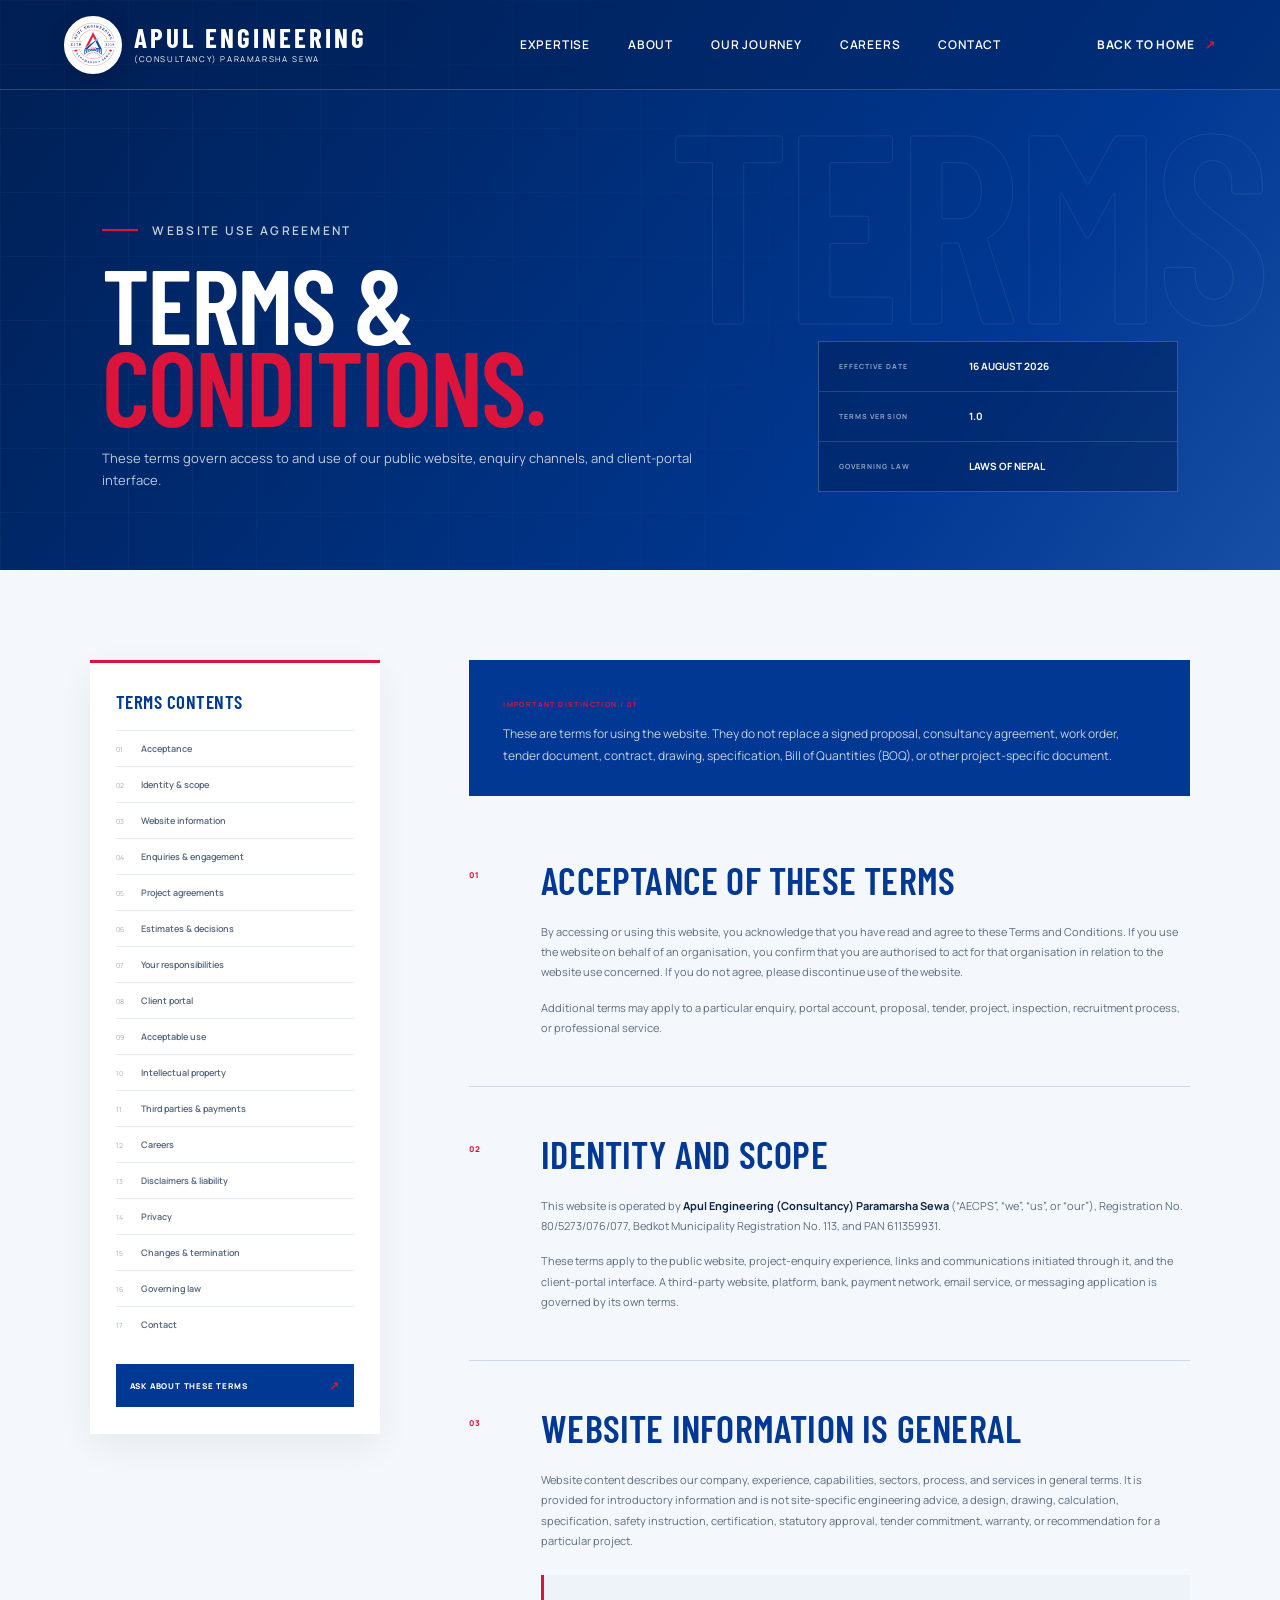
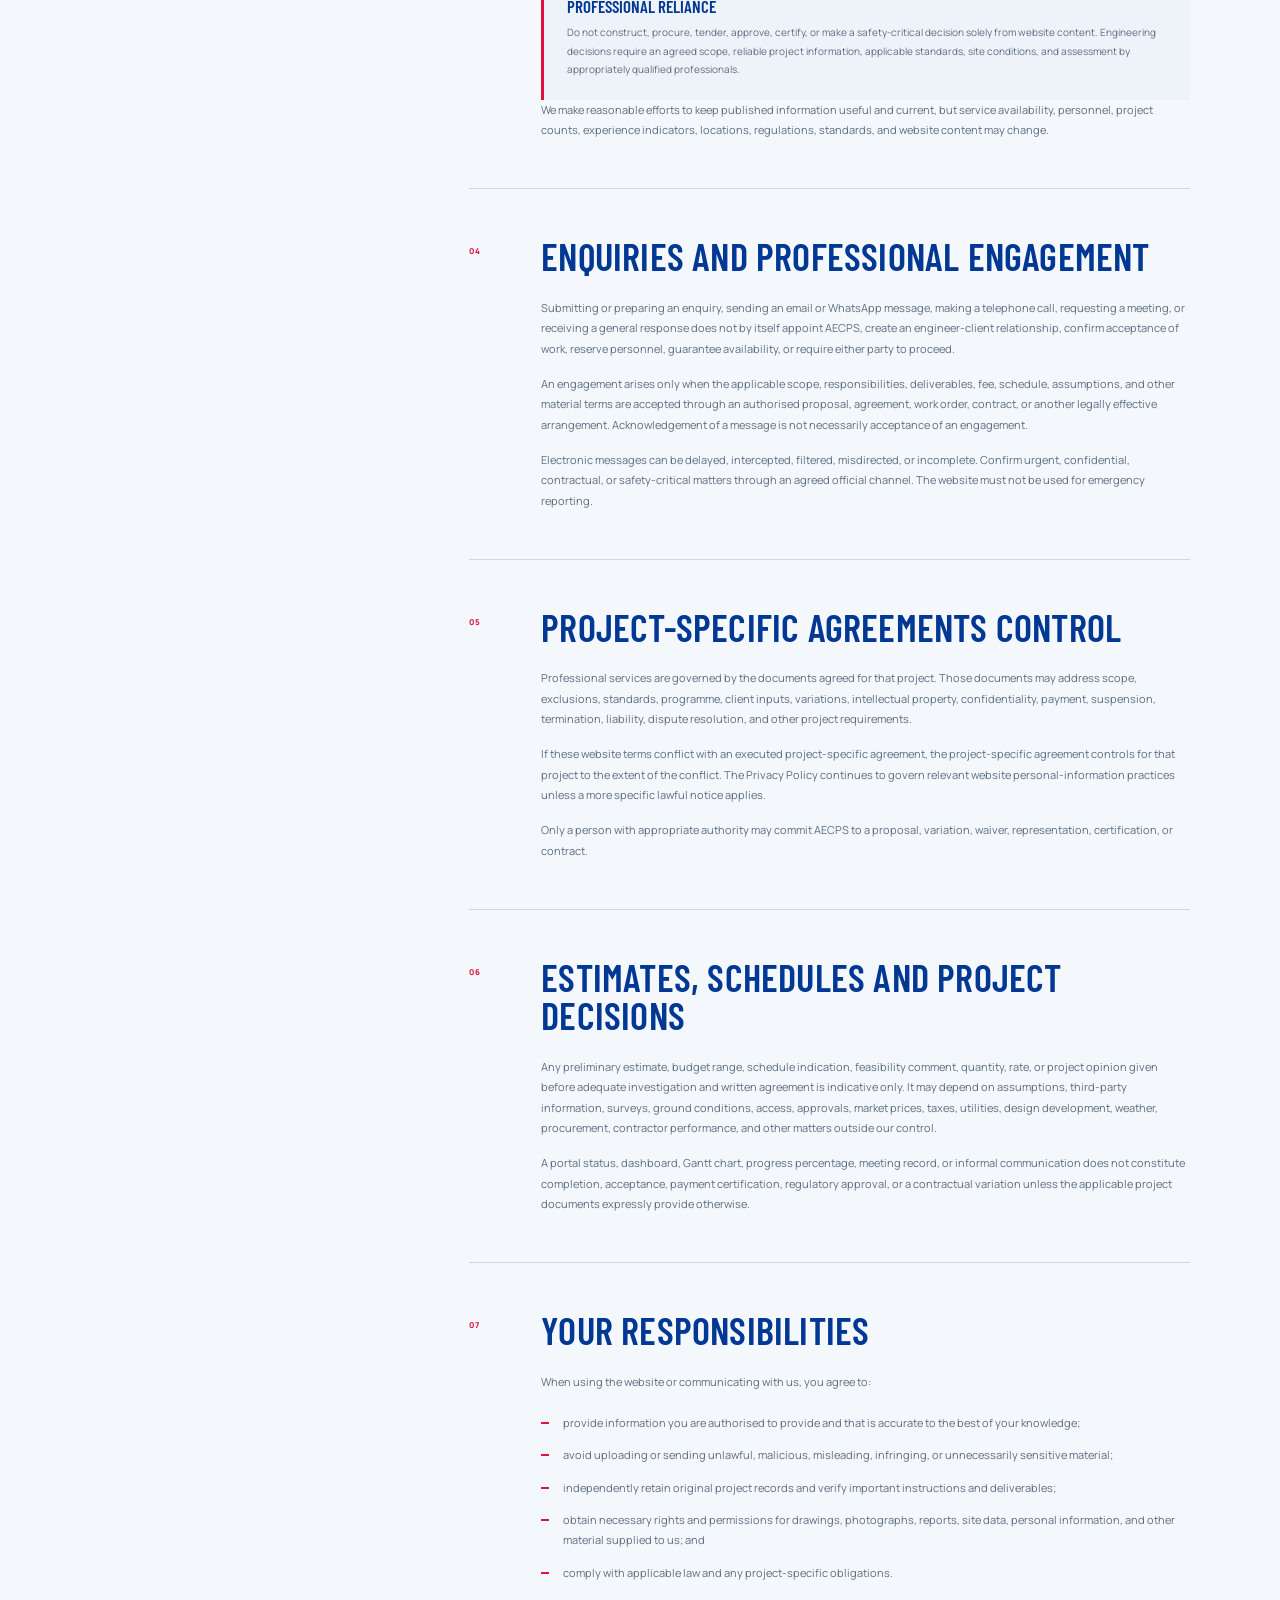
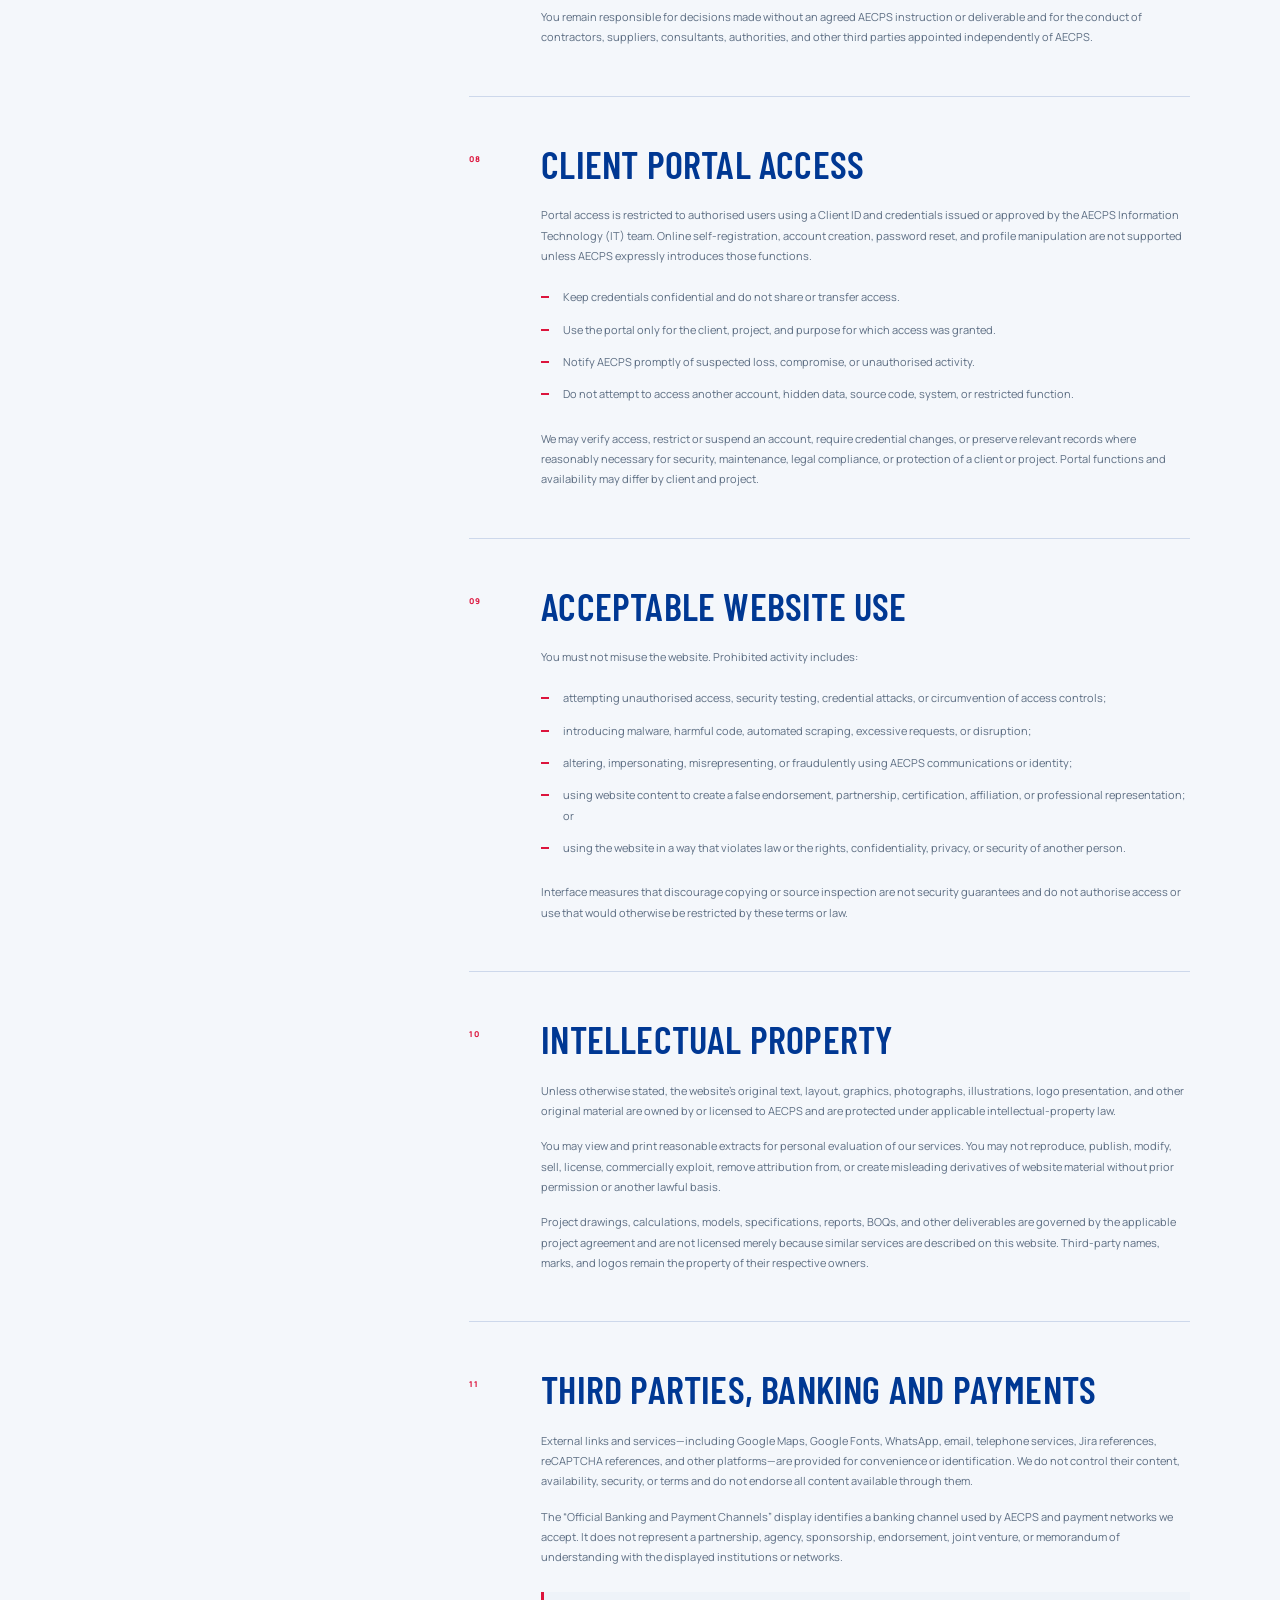
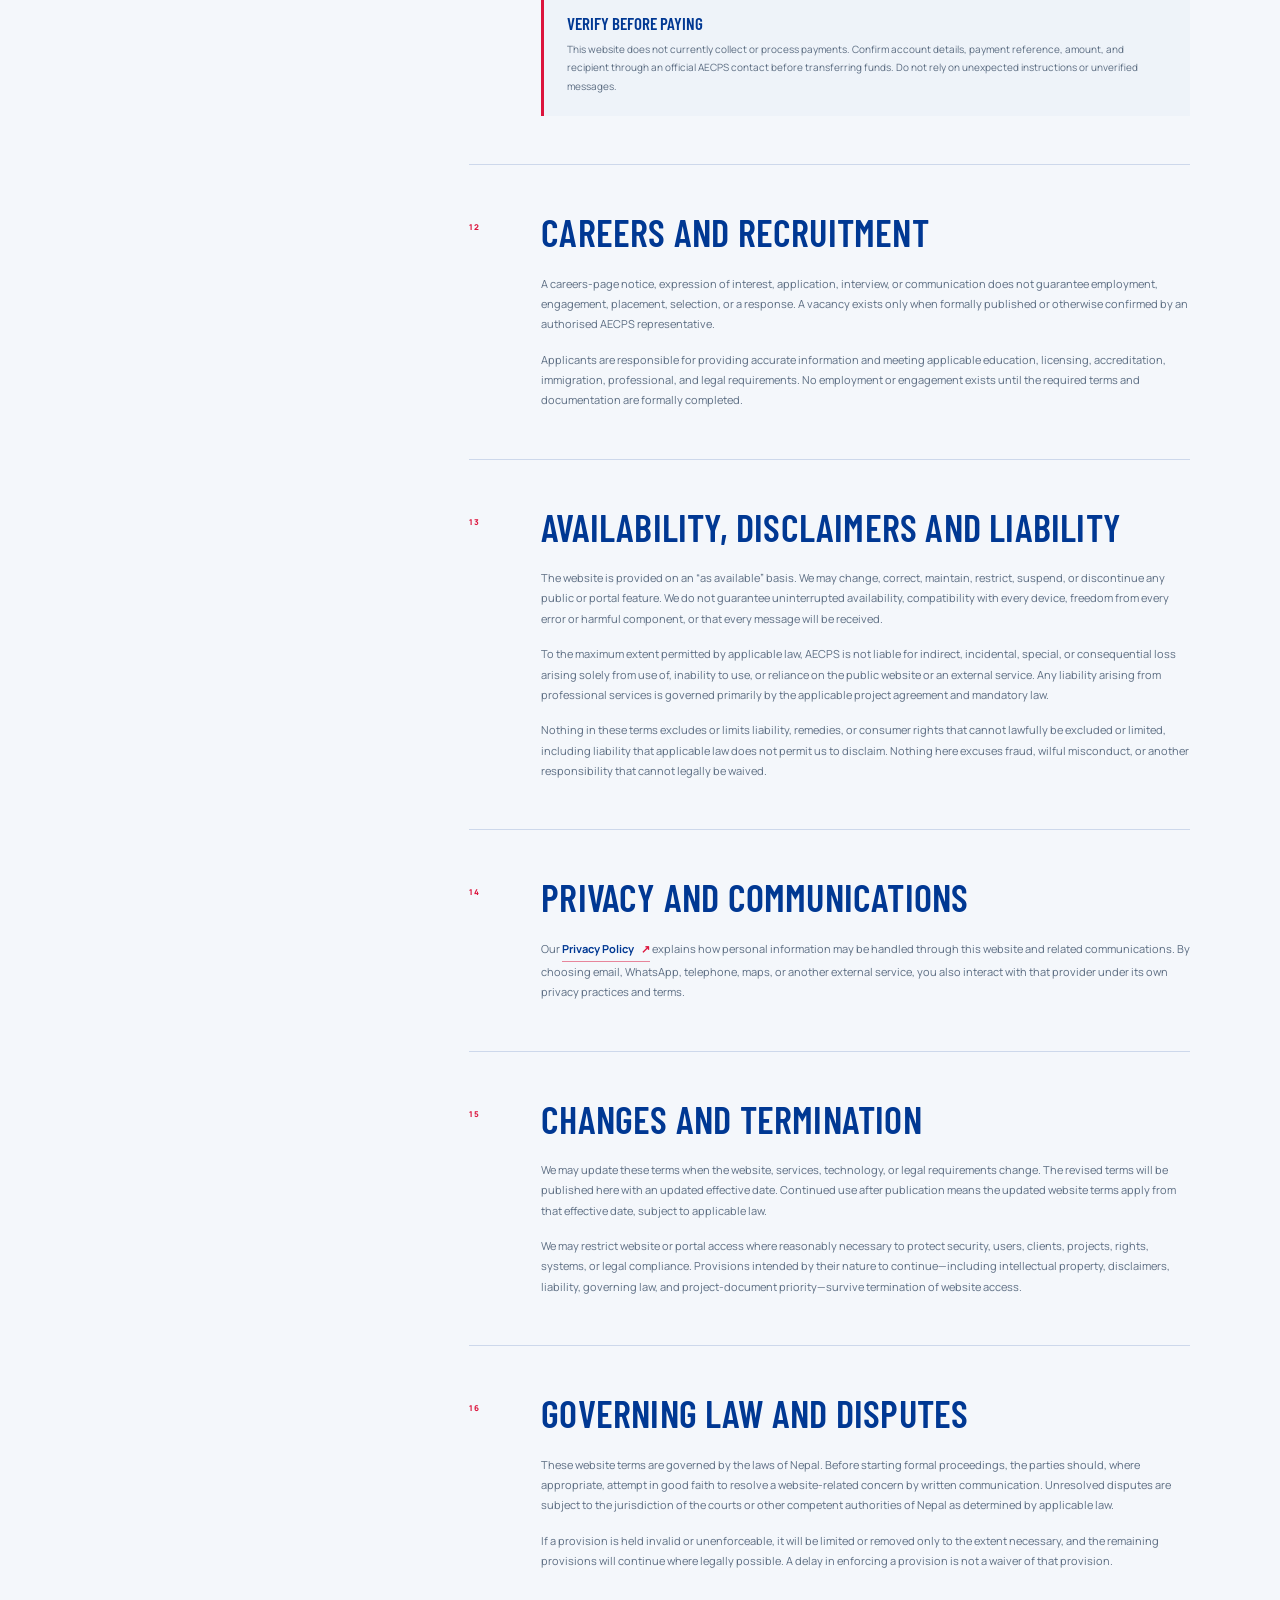
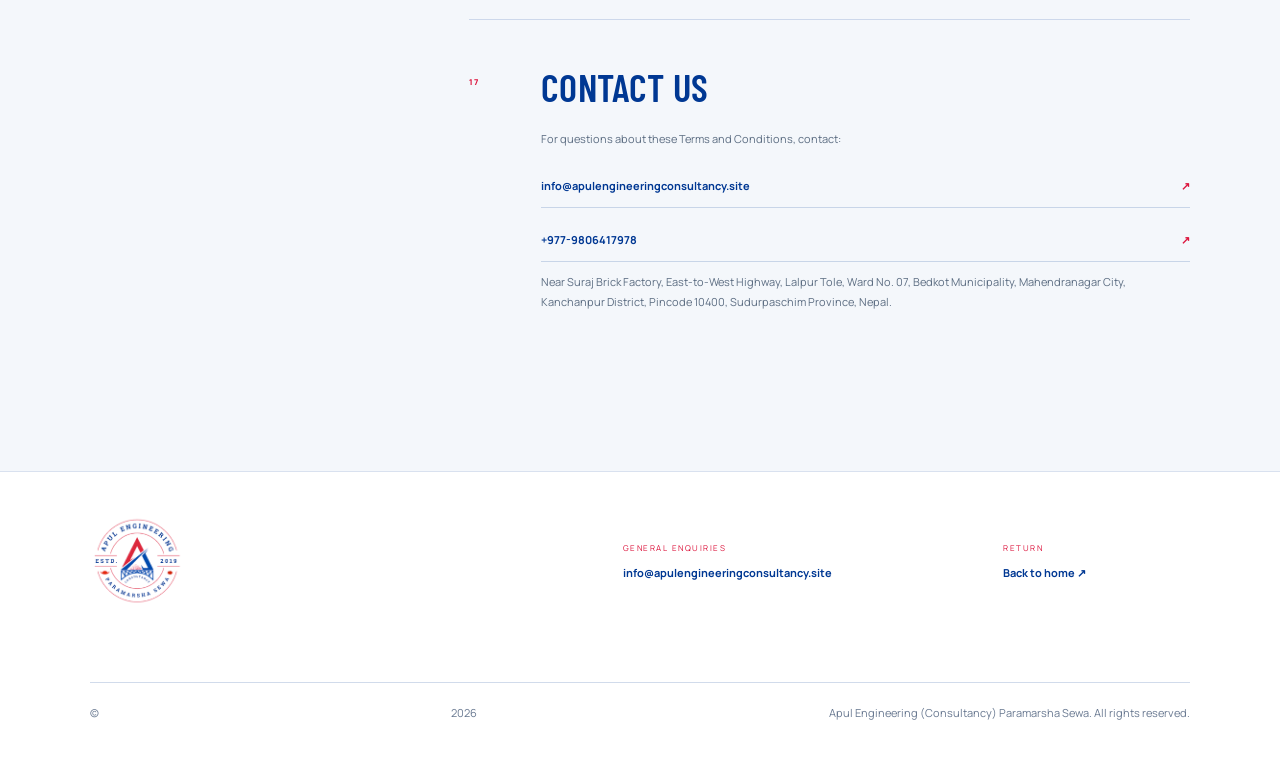
<file: terms.html>
<!doctype html>
<html lang="en">
<head>
  <meta charset="UTF-8">
  <meta name="viewport" content="width=device-width, initial-scale=1.0">
  <meta name="description" content="Terms and Conditions governing use of the Apul Engineering (Consultancy) Paramarsha Sewa website.">
  <title>Terms and Conditions | Apul Engineering (Consultancy) Paramarsha Sewa</title>
  <link rel="canonical" href="https://www.apulengineeringconsultancy.site/terms.html">
  <link rel="preconnect" href="https://fonts.googleapis.com">
  <link rel="preconnect" href="https://fonts.gstatic.com" crossorigin>
  <link href="https://fonts.googleapis.com/css2?family=Barlow+Condensed:wght@500;600;700&family=Manrope:wght@400;500;600;700&display=swap" rel="stylesheet">
  <link rel="stylesheet" href="styles.css">
  <link rel="stylesheet" href="privacy.css">
  <link rel="stylesheet" href="terms.css">
</head>
<body class="privacy-page terms-page">
  <header class="site-header legal-header">
    <a class="brand" href="index.html" aria-label="Apul Engineering (Consultancy) Paramarsha Sewa home">
      <img class="brand-logo" src="assets/apul-engineering-logo.png" alt="">
      <span><strong>APUL ENGINEERING</strong><small>(CONSULTANCY) PARAMARSHA SEWA</small></span>
    </a>
    <nav aria-label="Main navigation"><a href="index.html#expertise">Expertise</a><a href="index.html#about">About</a><a href="journey.html">Our Journey</a><a href="careers.html">Careers</a><a href="index.html#contact">Contact</a></nav>
    <a class="header-cta" href="index.html">Back to home <span>↗</span></a>
    <button class="menu-button" aria-label="Open menu" aria-expanded="false"><span></span><span></span></button>
  </header>

  <main>
    <section class="legal-hero">
      <div class="legal-grid" aria-hidden="true"></div>
      <div class="legal-hero-copy reveal">
        <p class="eyebrow"><span></span> Website use agreement</p>
        <h1>Terms &amp;<br><em>Conditions.</em></h1>
        <p>These terms govern access to and use of our public website, enquiry channels, and client-portal interface.</p>
      </div>
      <div class="policy-meta reveal" aria-label="Terms information">
        <div><small>Effective date</small><strong>16 August 2026</strong></div>
        <div><small>Terms version</small><strong>1.0</strong></div>
        <div><small>Governing law</small><strong>Laws of Nepal</strong></div>
      </div>
    </section>

    <section class="policy-layout">
      <aside class="policy-nav" aria-label="Terms and Conditions contents">
        <p>Terms contents</p>
        <ol>
          <li><a href="#acceptance">Acceptance</a></li>
          <li><a href="#identity">Identity &amp; scope</a></li>
          <li><a href="#information">Website information</a></li>
          <li><a href="#enquiries">Enquiries &amp; engagement</a></li>
          <li><a href="#project-terms">Project agreements</a></li>
          <li><a href="#estimates">Estimates &amp; decisions</a></li>
          <li><a href="#responsibilities">Your responsibilities</a></li>
          <li><a href="#portal">Client portal</a></li>
          <li><a href="#acceptable-use">Acceptable use</a></li>
          <li><a href="#intellectual-property">Intellectual property</a></li>
          <li><a href="#third-parties">Third parties &amp; payments</a></li>
          <li><a href="#careers">Careers</a></li>
          <li><a href="#disclaimers">Disclaimers &amp; liability</a></li>
          <li><a href="#privacy">Privacy</a></li>
          <li><a href="#changes">Changes &amp; termination</a></li>
          <li><a href="#law">Governing law</a></li>
          <li><a href="#contact">Contact</a></li>
        </ol>
        <a class="policy-contact-link" href="mailto:info@apulengineeringconsultancy.site?subject=Terms%20and%20Conditions%20Enquiry">Ask about these terms <span>↗</span></a>
      </aside>

      <article class="policy-content">
        <div class="policy-intro reveal">
          <span>IMPORTANT DISTINCTION / 01</span>
          <p>These are terms for using the website. They do not replace a signed proposal, consultancy agreement, work order, tender document, contract, drawing, specification, Bill of Quantities (BOQ), or other project-specific document.</p>
        </div>

        <section id="acceptance" class="policy-section reveal">
          <span class="section-number">01</span>
          <div>
            <h2>Acceptance of these terms</h2>
            <p>By accessing or using this website, you acknowledge that you have read and agree to these Terms and Conditions. If you use the website on behalf of an organisation, you confirm that you are authorised to act for that organisation in relation to the website use concerned. If you do not agree, please discontinue use of the website.</p>
            <p>Additional terms may apply to a particular enquiry, portal account, proposal, tender, project, inspection, recruitment process, or professional service.</p>
          </div>
        </section>

        <section id="identity" class="policy-section reveal">
          <span class="section-number">02</span>
          <div>
            <h2>Identity and scope</h2>
            <p>This website is operated by <strong>Apul Engineering (Consultancy) Paramarsha Sewa</strong> (“AECPS”, “we”, “us”, or “our”), Registration No. 80/5273/076/077, Bedkot Municipality Registration No. 113, and PAN 611359931.</p>
            <p>These terms apply to the public website, project-enquiry experience, links and communications initiated through it, and the client-portal interface. A third-party website, platform, bank, payment network, email service, or messaging application is governed by its own terms.</p>
          </div>
        </section>

        <section id="information" class="policy-section reveal">
          <span class="section-number">03</span>
          <div>
            <h2>Website information is general</h2>
            <p>Website content describes our company, experience, capabilities, sectors, process, and services in general terms. It is provided for introductory information and is not site-specific engineering advice, a design, drawing, calculation, specification, safety instruction, certification, statutory approval, tender commitment, warranty, or recommendation for a particular project.</p>
            <div class="notice-box"><strong>Professional reliance</strong><p>Do not construct, procure, tender, approve, certify, or make a safety-critical decision solely from website content. Engineering decisions require an agreed scope, reliable project information, applicable standards, site conditions, and assessment by appropriately qualified professionals.</p></div>
            <p>We make reasonable efforts to keep published information useful and current, but service availability, personnel, project counts, experience indicators, locations, regulations, standards, and website content may change.</p>
          </div>
        </section>

        <section id="enquiries" class="policy-section reveal">
          <span class="section-number">04</span>
          <div>
            <h2>Enquiries and professional engagement</h2>
            <p>Submitting or preparing an enquiry, sending an email or WhatsApp message, making a telephone call, requesting a meeting, or receiving a general response does not by itself appoint AECPS, create an engineer-client relationship, confirm acceptance of work, reserve personnel, guarantee availability, or require either party to proceed.</p>
            <p>An engagement arises only when the applicable scope, responsibilities, deliverables, fee, schedule, assumptions, and other material terms are accepted through an authorised proposal, agreement, work order, contract, or another legally effective arrangement. Acknowledgement of a message is not necessarily acceptance of an engagement.</p>
            <p>Electronic messages can be delayed, intercepted, filtered, misdirected, or incomplete. Confirm urgent, confidential, contractual, or safety-critical matters through an agreed official channel. The website must not be used for emergency reporting.</p>
          </div>
        </section>

        <section id="project-terms" class="policy-section reveal">
          <span class="section-number">05</span>
          <div>
            <h2>Project-specific agreements control</h2>
            <p>Professional services are governed by the documents agreed for that project. Those documents may address scope, exclusions, standards, programme, client inputs, variations, intellectual property, confidentiality, payment, suspension, termination, liability, dispute resolution, and other project requirements.</p>
            <p>If these website terms conflict with an executed project-specific agreement, the project-specific agreement controls for that project to the extent of the conflict. The Privacy Policy continues to govern relevant website personal-information practices unless a more specific lawful notice applies.</p>
            <p>Only a person with appropriate authority may commit AECPS to a proposal, variation, waiver, representation, certification, or contract.</p>
          </div>
        </section>

        <section id="estimates" class="policy-section reveal">
          <span class="section-number">06</span>
          <div>
            <h2>Estimates, schedules and project decisions</h2>
            <p>Any preliminary estimate, budget range, schedule indication, feasibility comment, quantity, rate, or project opinion given before adequate investigation and written agreement is indicative only. It may depend on assumptions, third-party information, surveys, ground conditions, access, approvals, market prices, taxes, utilities, design development, weather, procurement, contractor performance, and other matters outside our control.</p>
            <p>A portal status, dashboard, Gantt chart, progress percentage, meeting record, or informal communication does not constitute completion, acceptance, payment certification, regulatory approval, or a contractual variation unless the applicable project documents expressly provide otherwise.</p>
          </div>
        </section>

        <section id="responsibilities" class="policy-section reveal">
          <span class="section-number">07</span>
          <div>
            <h2>Your responsibilities</h2>
            <p>When using the website or communicating with us, you agree to:</p>
            <ul>
              <li>provide information you are authorised to provide and that is accurate to the best of your knowledge;</li>
              <li>avoid uploading or sending unlawful, malicious, misleading, infringing, or unnecessarily sensitive material;</li>
              <li>independently retain original project records and verify important instructions and deliverables;</li>
              <li>obtain necessary rights and permissions for drawings, photographs, reports, site data, personal information, and other material supplied to us; and</li>
              <li>comply with applicable law and any project-specific obligations.</li>
            </ul>
            <p>You remain responsible for decisions made without an agreed AECPS instruction or deliverable and for the conduct of contractors, suppliers, consultants, authorities, and other third parties appointed independently of AECPS.</p>
          </div>
        </section>

        <section id="portal" class="policy-section reveal">
          <span class="section-number">08</span>
          <div>
            <h2>Client portal access</h2>
            <p>Portal access is restricted to authorised users using a Client ID and credentials issued or approved by the AECPS Information Technology (IT) team. Online self-registration, account creation, password reset, and profile manipulation are not supported unless AECPS expressly introduces those functions.</p>
            <ul>
              <li>Keep credentials confidential and do not share or transfer access.</li>
              <li>Use the portal only for the client, project, and purpose for which access was granted.</li>
              <li>Notify AECPS promptly of suspected loss, compromise, or unauthorised activity.</li>
              <li>Do not attempt to access another account, hidden data, source code, system, or restricted function.</li>
            </ul>
            <p>We may verify access, restrict or suspend an account, require credential changes, or preserve relevant records where reasonably necessary for security, maintenance, legal compliance, or protection of a client or project. Portal functions and availability may differ by client and project.</p>
          </div>
        </section>

        <section id="acceptable-use" class="policy-section reveal">
          <span class="section-number">09</span>
          <div>
            <h2>Acceptable website use</h2>
            <p>You must not misuse the website. Prohibited activity includes:</p>
            <ul>
              <li>attempting unauthorised access, security testing, credential attacks, or circumvention of access controls;</li>
              <li>introducing malware, harmful code, automated scraping, excessive requests, or disruption;</li>
              <li>altering, impersonating, misrepresenting, or fraudulently using AECPS communications or identity;</li>
              <li>using website content to create a false endorsement, partnership, certification, affiliation, or professional representation; or</li>
              <li>using the website in a way that violates law or the rights, confidentiality, privacy, or security of another person.</li>
            </ul>
            <p>Interface measures that discourage copying or source inspection are not security guarantees and do not authorise access or use that would otherwise be restricted by these terms or law.</p>
          </div>
        </section>

        <section id="intellectual-property" class="policy-section reveal">
          <span class="section-number">10</span>
          <div>
            <h2>Intellectual property</h2>
            <p>Unless otherwise stated, the website’s original text, layout, graphics, photographs, illustrations, logo presentation, and other original material are owned by or licensed to AECPS and are protected under applicable intellectual-property law.</p>
            <p>You may view and print reasonable extracts for personal evaluation of our services. You may not reproduce, publish, modify, sell, license, commercially exploit, remove attribution from, or create misleading derivatives of website material without prior permission or another lawful basis.</p>
            <p>Project drawings, calculations, models, specifications, reports, BOQs, and other deliverables are governed by the applicable project agreement and are not licensed merely because similar services are described on this website. Third-party names, marks, and logos remain the property of their respective owners.</p>
          </div>
        </section>

        <section id="third-parties" class="policy-section reveal">
          <span class="section-number">11</span>
          <div>
            <h2>Third parties, banking and payments</h2>
            <p>External links and services—including Google Maps, Google Fonts, WhatsApp, email, telephone services, Jira references, reCAPTCHA references, and other platforms—are provided for convenience or identification. We do not control their content, availability, security, or terms and do not endorse all content available through them.</p>
            <p>The “Official Banking and Payment Channels” display identifies a banking channel used by AECPS and payment networks we accept. It does not represent a partnership, agency, sponsorship, endorsement, joint venture, or memorandum of understanding with the displayed institutions or networks.</p>
            <div class="notice-box"><strong>Verify before paying</strong><p>This website does not currently collect or process payments. Confirm account details, payment reference, amount, and recipient through an official AECPS contact before transferring funds. Do not rely on unexpected instructions or unverified messages.</p></div>
          </div>
        </section>

        <section id="careers" class="policy-section reveal">
          <span class="section-number">12</span>
          <div>
            <h2>Careers and recruitment</h2>
            <p>A careers-page notice, expression of interest, application, interview, or communication does not guarantee employment, engagement, placement, selection, or a response. A vacancy exists only when formally published or otherwise confirmed by an authorised AECPS representative.</p>
            <p>Applicants are responsible for providing accurate information and meeting applicable education, licensing, accreditation, immigration, professional, and legal requirements. No employment or engagement exists until the required terms and documentation are formally completed.</p>
          </div>
        </section>

        <section id="disclaimers" class="policy-section reveal">
          <span class="section-number">13</span>
          <div>
            <h2>Availability, disclaimers and liability</h2>
            <p>The website is provided on an “as available” basis. We may change, correct, maintain, restrict, suspend, or discontinue any public or portal feature. We do not guarantee uninterrupted availability, compatibility with every device, freedom from every error or harmful component, or that every message will be received.</p>
            <p>To the maximum extent permitted by applicable law, AECPS is not liable for indirect, incidental, special, or consequential loss arising solely from use of, inability to use, or reliance on the public website or an external service. Any liability arising from professional services is governed primarily by the applicable project agreement and mandatory law.</p>
            <p>Nothing in these terms excludes or limits liability, remedies, or consumer rights that cannot lawfully be excluded or limited, including liability that applicable law does not permit us to disclaim. Nothing here excuses fraud, wilful misconduct, or another responsibility that cannot legally be waived.</p>
          </div>
        </section>

        <section id="privacy" class="policy-section reveal">
          <span class="section-number">14</span>
          <div>
            <h2>Privacy and communications</h2>
            <p>Our <a class="inline-legal-link" href="privacy.html" target="_blank" rel="noopener">Privacy Policy <span aria-hidden="true">↗</span></a> explains how personal information may be handled through this website and related communications. By choosing email, WhatsApp, telephone, maps, or another external service, you also interact with that provider under its own privacy practices and terms.</p>
          </div>
        </section>

        <section id="changes" class="policy-section reveal">
          <span class="section-number">15</span>
          <div>
            <h2>Changes and termination</h2>
            <p>We may update these terms when the website, services, technology, or legal requirements change. The revised terms will be published here with an updated effective date. Continued use after publication means the updated website terms apply from that effective date, subject to applicable law.</p>
            <p>We may restrict website or portal access where reasonably necessary to protect security, users, clients, projects, rights, systems, or legal compliance. Provisions intended by their nature to continue—including intellectual property, disclaimers, liability, governing law, and project-document priority—survive termination of website access.</p>
          </div>
        </section>

        <section id="law" class="policy-section reveal">
          <span class="section-number">16</span>
          <div>
            <h2>Governing law and disputes</h2>
            <p>These website terms are governed by the laws of Nepal. Before starting formal proceedings, the parties should, where appropriate, attempt in good faith to resolve a website-related concern by written communication. Unresolved disputes are subject to the jurisdiction of the courts or other competent authorities of Nepal as determined by applicable law.</p>
            <p>If a provision is held invalid or unenforceable, it will be limited or removed only to the extent necessary, and the remaining provisions will continue where legally possible. A delay in enforcing a provision is not a waiver of that provision.</p>
          </div>
        </section>

        <section id="contact" class="policy-section policy-contact reveal">
          <span class="section-number">17</span>
          <div>
            <h2>Contact us</h2>
            <p>For questions about these Terms and Conditions, contact:</p>
            <a href="mailto:info@apulengineeringconsultancy.site?subject=Terms%20and%20Conditions%20Enquiry">info@apulengineeringconsultancy.site <span>↗</span></a>
            <a href="tel:+9779806417978">+977-9806417978 <span>↗</span></a>
            <p>Near Suraj Brick Factory, East-to-West Highway, Lalpur Tole, Ward No. 07, Bedkot Municipality, Mahendranagar City, Kanchanpur District, Pincode 10400, Sudurpaschim Province, Nepal.</p>
          </div>
        </section>
      </article>
    </section>
  </main>

  <footer class="legal-footer">
    <a class="footer-brand" href="index.html" aria-label="Return to Apul Engineering (Consultancy) Paramarsha Sewa home">
      <img class="brand-logo" src="assets/apul-engineering-logo.png" alt="Apul Engineering (Consultancy) Paramarsha Sewa">
    </a>
    <div><small>GENERAL ENQUIRIES</small><a href="mailto:info@apulengineeringconsultancy.site">info@apulengineeringconsultancy.site</a></div>
    <div><small>RETURN</small><a href="index.html">Back to home ↗</a></div>
    <p class="copyright">© <span id="year"></span> Apul Engineering (Consultancy) Paramarsha Sewa. All rights reserved.</p>
  </footer>
  <script src="script.js"></script>
</body>
</html>
</file>
<file: styles.css>
:root{--navy:#003893;--navy2:#00296d;--ink:#10264a;--paper:#f5f7fb;--white:#fff;--amber:#dc143c;--muted:#71809a;--line:rgba(255,255,255,.18)}
*{box-sizing:border-box}html{scroll-behavior:smooth}body{margin:0;background:var(--paper);color:var(--ink);font-family:Manrope,Arial,sans-serif}a{color:inherit;text-decoration:none}.site-header{height:90px;position:absolute;z-index:10;top:0;left:0;width:100%;display:flex;align-items:center;padding:0 5vw;border-bottom:1px solid var(--line);color:#fff}.brand{display:flex;align-items:center;gap:12px;min-width:280px}.brand>span:last-child{display:flex;flex-direction:column}.brand strong{font:700 27px/22px "Barlow Condensed";letter-spacing:3px}.brand small{font-size:8px;letter-spacing:1.6px;margin-top:5px}.brand-mark{width:31px;height:34px;display:flex;align-items:flex-end;gap:3px;transform:skewY(-15deg)}.brand-mark i{display:block;width:8px;background:var(--amber)}.brand-mark i:nth-child(1){height:20px}.brand-mark i:nth-child(2){height:34px}.brand-mark i:nth-child(3){height:26px}.site-header nav{display:flex;gap:38px;margin:auto;font-size:12px;font-weight:600;letter-spacing:.8px;text-transform:uppercase}.site-header nav a{transition:.2s}.site-header nav a:hover{color:var(--amber)}.header-cta{font-size:12px;text-transform:uppercase;font-weight:700;letter-spacing:.8px}.header-cta span,.button span{color:var(--amber);margin-left:8px}.menu-button{display:none;background:none;border:0}.hero{min-height:780px;height:100vh;position:relative;color:#fff;display:flex;align-items:center;overflow:hidden}.hero-bg{position:absolute;inset:0;background:url('assets/engineering-hero.png') center/cover no-repeat}.hero-bg:after{content:"";position:absolute;inset:0;background:linear-gradient(90deg,rgba(4,17,28,.58),transparent 63%),linear-gradient(0deg,rgba(4,17,28,.6),transparent 40%)}.hero-grid,.contact-lines{position:absolute;inset:0;opacity:.12;background-image:linear-gradient(rgba(255,255,255,.25) 1px,transparent 1px),linear-gradient(90deg,rgba(255,255,255,.25) 1px,transparent 1px);background-size:80px 80px;mask-image:linear-gradient(90deg,#000,transparent 54%)}.hero-content{position:relative;z-index:2;margin-left:8.5vw;max-width:720px;padding-top:65px}.eyebrow,.kicker{font:600 12px Manrope;text-transform:uppercase;letter-spacing:2.3px}.eyebrow{display:flex;align-items:center;color:#c3ced6}.eyebrow span{display:block;width:36px;height:2px;background:var(--amber);margin-right:14px}.hero h1,.section-heading h2,.intro h2,.principle-content h2,.contact h2{font:600 clamp(64px,7.1vw,112px)/.88 "Barlow Condensed";letter-spacing:-2px;text-transform:uppercase;margin:32px 0}.hero h1 em{font-style:normal;color:var(--amber)}.hero-copy{font-size:17px;line-height:1.7;color:#c1ccd4;max-width:520px}.hero-actions{display:flex;align-items:center;gap:40px;margin-top:42px}.button{display:inline-flex;align-items:center;padding:18px 23px;text-transform:uppercase;font-size:11px;font-weight:700;letter-spacing:1.2px}.button.primary{background:var(--amber);color:#102130}.button.primary span{color:#102130}.text-link,.arrow-link{font-size:11px;font-weight:700;text-transform:uppercase;letter-spacing:1.2px}.text-link span{color:var(--amber);margin-left:12px}.hero-foot{position:absolute;z-index:2;bottom:0;left:0;width:100%;height:83px;border-top:1px solid var(--line);display:flex;align-items:center;padding:0 5vw;gap:7vw}.hero-foot div{display:flex;flex-direction:column}.hero-foot small{color:#81919e;font-size:8px;letter-spacing:1.4px;text-transform:uppercase}.hero-foot strong{font-size:11px;margin-top:5px;text-transform:uppercase;letter-spacing:.8px}.hero-foot .scroll{margin-left:auto;flex-direction:row;align-items:center;font-size:9px;text-transform:uppercase;letter-spacing:1.6px;color:#8e9ca7}.scroll span{height:25px;width:1px;background:var(--amber);margin-right:13px}.intro{padding:130px 8vw;display:grid;grid-template-columns:1fr 2.4fr 1.4fr;gap:6vw}.section-index{font:600 9px Manrope;letter-spacing:1.5px;color:#8c989f}.kicker{color:#55646d;margin:0 0 22px}.intro h2,.section-heading h2,.principle-content h2{font-size:clamp(44px,5.3vw,77px);line-height:1;margin:0}.intro h2 span,.section-heading h2 span,.principle-content h2 span{color:#8b979e}.intro-copy{padding-top:45px}.intro-copy p{font-size:13px;line-height:1.8;color:#64717a}.arrow-link{display:flex;justify-content:space-between;border-bottom:1px solid #aeb4b3;padding:24px 0 15px;margin-top:22px}.arrow-link span{color:var(--amber)}.expertise{background:var(--navy);color:#fff;padding:120px 8vw}.section-heading{display:flex;justify-content:space-between;align-items:flex-end;margin-bottom:70px}.section-heading h2{text-align:right}.section-index.light{color:#657681;margin-bottom:50px}.amber{color:var(--amber)}.service{display:grid;grid-template-columns:55px 80px 1fr 40px;align-items:center;gap:20px;border-top:1px solid var(--line);padding:31px 0;transition:.25s}.service:last-child{border-bottom:1px solid var(--line)}.service:hover{padding-left:12px;background:rgba(255,255,255,.025)}.service .number{font-size:9px;color:#6c7d89}.service-icon{font:400 39px "Barlow Condensed";color:var(--amber)}.service h3{font:600 27px "Barlow Condensed";text-transform:uppercase;letter-spacing:.5px;margin:0 0 7px}.service p{margin:0;color:#82919c;font-size:12px}.plus{font-size:25px;color:#687984}.principles{display:grid;grid-template-columns:1fr 1fr;min-height:760px}.principle-visual{background:#d7d9d5;padding:9vw;display:flex;align-items:center;justify-content:center;background-image:linear-gradient(#c3c7c3 1px,transparent 1px),linear-gradient(90deg,#c3c7c3 1px,transparent 1px);background-size:38px 38px}.blueprint-card{width:360px;height:450px;background:var(--navy);color:#fff;padding:35px;position:relative;box-shadow:28px 28px 0 rgba(9,30,45,.12);overflow:hidden}.blueprint-card:after{content:"";position:absolute;width:310px;height:310px;border:1px solid rgba(244,165,28,.45);border-radius:50%;right:-100px;bottom:-60px;box-shadow:0 0 0 35px rgba(244,165,28,.04),0 0 0 70px rgba(244,165,28,.04)}.blueprint-card span{font-size:9px;letter-spacing:2px;color:#7f909b}.blueprint-card strong{position:absolute;left:35px;bottom:42px;font:600 43px/1 "Barlow Condensed";text-transform:uppercase;z-index:1}.blueprint-card i{position:absolute;top:70px;left:35px;width:150px;height:150px;border-left:1px solid #647682;border-bottom:1px solid #647682;transform:skew(-15deg)}.principle-content{padding:100px 8vw}.principle-content .section-index{margin-bottom:45px}.principle-content h2{margin-bottom:45px}.principle-item{border-top:1px solid #c9cbc8;padding:22px 0;display:grid;grid-template-columns:38px 1fr}.principle-item b{color:var(--amber);font-size:9px}.principle-item h3{margin:0;text-transform:uppercase;font:600 19px "Barlow Condensed"}.principle-item p{font-size:11px;color:#68757c;line-height:1.7;margin:6px 0 0}.contact{position:relative;text-align:center;background:#0a1c2b;color:#fff;padding:125px 20px;overflow:hidden}.contact>*{position:relative;z-index:1}.contact-lines{opacity:.08;mask-image:radial-gradient(circle,#000,transparent 70%)}.contact h2{font-size:clamp(65px,8vw,110px);margin:22px 0}.contact h2 span{color:var(--amber)}.contact p:not(.kicker){color:#8e9ba5;font-size:13px;max-width:480px;margin:0 auto 35px;line-height:1.7}footer{background:#06131e;color:#fff;padding:55px 7vw 25px;display:grid;grid-template-columns:1.3fr 1fr 1fr;align-items:start;gap:40px;border-top:1px solid var(--line)}footer>p,footer>div{font-size:11px;line-height:1.8;color:#75848e}.footer-brand{min-width:0}footer>div{display:flex;flex-direction:column}footer>div small{color:var(--amber);font-size:8px;letter-spacing:1.5px;margin-bottom:8px}.copyright{grid-column:1/-1;border-top:1px solid var(--line);padding-top:20px;margin-top:30px}.reveal{opacity:0;transform:translateY(25px);transition:opacity .7s ease,transform .7s ease}.reveal.visible{opacity:1;transform:none}
@media(max-width:850px){.site-header{height:72px;padding:0 22px}.brand{min-width:0}.site-header nav,.header-cta{display:none}.menu-button{display:block;margin-left:auto}.menu-button span{display:block;width:24px;height:1px;background:#fff;margin:6px}.site-header.open{position:fixed;background:var(--navy);height:auto;min-height:72px;flex-wrap:wrap}.site-header.open nav{display:flex;width:100%;flex-direction:column;padding:30px 0}.hero{min-height:720px}.hero-content{margin:0 24px;padding-top:20px}.hero h1{font-size:62px}.hero-copy{font-size:14px}.hero-actions{align-items:flex-start;flex-direction:column;gap:25px}.hero-foot{padding:0 24px}.hero-foot div:nth-child(2),.scroll{display:none!important}.intro{padding:85px 24px;grid-template-columns:1fr}.intro-main{margin-top:20px}.intro-copy{padding-top:0}.expertise{padding:85px 24px}.section-heading{display:block}.section-heading h2{text-align:left;margin-top:20px}.service{grid-template-columns:30px 45px 1fr}.service .plus{display:none}.service p{line-height:1.7}.principles{grid-template-columns:1fr}.principle-visual{padding:70px 30px}.blueprint-card{width:290px;height:370px}.principle-content{padding:80px 24px}.contact{padding:90px 24px}footer{grid-template-columns:1fr}.copyright{grid-column:1}.hero-bg{background-position:58% center}}
@media(prefers-reduced-motion:reduce){html{scroll-behavior:auto}.reveal{opacity:1;transform:none;transition:none}}

/* Apul Engineering (Consultancy) Paramarsha Sewa brand system and responsive refinements */
body{overflow-x:hidden}
a:focus-visible,button:focus-visible{outline:3px solid #fff;outline-offset:4px}
.site-header{padding-left:max(28px,5vw);padding-right:max(28px,5vw)}
.header-actions{display:flex;align-items:center;gap:12px}.portal-cta{display:inline-flex;align-items:center;gap:7px;padding:11px 13px;border:1px solid rgba(255,255,255,.6);color:#fff;font-size:9px;font-weight:800;letter-spacing:.8px;text-transform:uppercase;transition:background .2s,border-color .2s}.portal-cta span{color:var(--amber)}.portal-cta:hover{background:rgba(255,255,255,.1);border-color:#fff}.whatsapp-cta{display:inline-flex;align-items:center;gap:8px;padding:10px 13px;background:transparent;border:1px solid #25d366;color:#fff;font-size:9px;font-weight:800;letter-spacing:.8px;text-transform:uppercase;transition:transform .2s,background .2s,color .2s}.whatsapp-cta:hover{transform:translateY(-2px);background:rgba(37,211,102,.12);color:#25d366}.wa-mark{display:inline-grid;place-items:center;width:20px;height:20px;border:1px solid #25d366;border-radius:50%;color:#25d366;font:800 7px Manrope;font-style:normal;letter-spacing:0}.mobile-portal-link{display:none}
.brand-logo{display:block;width:58px;height:58px;flex:0 0 58px;object-fit:contain;background:#fff;border:3px solid #fff;border-radius:50%;box-shadow:0 4px 18px rgba(0,0,0,.16)}
.site-header .brand{min-width:360px}
.footer-brand .brand-logo{width:auto;height:130px;flex:0 0 auto;object-fit:contain;background:transparent;border:0;border-radius:0;box-shadow:none}
.brand-mark i{box-shadow:inset 0 -3px 0 rgba(0,0,0,.12)}
.hero-bg:after{background:linear-gradient(90deg,rgba(0,36,96,.9) 0%,rgba(0,56,147,.56) 39%,rgba(0,27,72,.08) 72%),linear-gradient(0deg,rgba(0,27,72,.75),transparent 50%)}
.button{justify-content:center;min-height:50px;transition:transform .2s ease,filter .2s ease}
.button:hover{transform:translateY(-2px);filter:brightness(1.05)}
.button.primary,.button.primary span{color:#fff}
.expertise{background:linear-gradient(135deg,var(--navy2),var(--navy))}
.blueprint-card:after{border-color:rgba(220,20,60,.65);box-shadow:0 0 0 35px rgba(220,20,60,.06),0 0 0 70px rgba(220,20,60,.04)}
.contact{background:linear-gradient(125deg,var(--navy2),var(--navy))}
footer{grid-template-columns:1.7fr 1.05fr 1.4fr;align-items:stretch;background:#fff;color:var(--navy);border-top:0}
footer>p,footer>div{color:#53657f}
footer>div small{color:var(--amber)}
footer>div a{color:var(--navy);font-weight:700}
footer .copyright{border-top-color:rgba(0,56,147,.18);color:#697991}
.copyright{display:flex;justify-content:space-between;align-items:center;gap:24px}
.website-history{margin-left:auto;text-align:right;font-size:10px;line-height:1.6}
.site-live{display:inline-flex;align-items:center;gap:6px;margin-left:8px;padding:3px 8px;border:1px solid rgba(18,140,74,.28);border-radius:999px;background:rgba(37,211,102,.07);color:#087b3b;font-weight:700;white-space:nowrap}
.site-live i{width:6px;height:6px;border-radius:50%;background:#18a957;box-shadow:0 0 0 3px rgba(24,169,87,.12);animation:live-pulse 2.4s ease-in-out infinite}
@keyframes live-pulse{50%{box-shadow:0 0 0 5px rgba(24,169,87,0)}}
@media (prefers-reduced-motion:reduce){.site-live i{animation:none}}
.footer-brand strong{color:var(--navy)}
.footer-brand small{color:#53657f}
.footer-brand .brand-logo{box-shadow:none}
.credentials{grid-column:1/-1;display:grid;grid-template-columns:1.25fr 1fr 1.35fr .7fr;align-items:stretch;margin:-55px -7vw 18px;padding:0 7vw;background:#f3f6fb;border-bottom:1px solid rgba(0,56,147,.14)}
.credentials-intro,.credential-item{min-height:105px;display:flex;justify-content:center;flex-direction:column;padding:22px 28px;border-right:1px solid rgba(0,56,147,.14)}
.credentials-intro{flex-direction:row;align-items:center;justify-content:flex-start;gap:14px;padding-left:0}
.credential-seal{display:grid;place-items:center;width:38px;height:38px;flex:0 0 38px;border:1px solid var(--amber);border-radius:50%;color:var(--amber);font-size:15px}
.credentials-intro>span:last-child{display:flex;flex-direction:column}
.credentials small{margin:0 0 7px;color:#75849a;font-size:8px;font-weight:700;letter-spacing:1.3px}
.credentials strong{color:var(--navy);font:600 18px/1.2 "Barlow Condensed";letter-spacing:.35px;text-transform:uppercase}
.credential-item:last-child{border-right:0}
.footer-identity{display:grid;grid-template-columns:minmax(235px,1.15fr) minmax(155px,.85fr);gap:30px;align-items:stretch;height:100%}.identity-actions{display:flex;flex-direction:column;align-items:flex-start;height:100%;padding-right:24px;border-right:1px solid rgba(0,56,147,.15)}
.journey-link{display:inline-flex;align-items:center;justify-content:space-between;gap:18px;margin-top:24px;min-width:210px;padding:13px 16px;border:1px solid rgba(0,56,147,.22);color:var(--navy);font-size:9px;font-weight:800;letter-spacing:1.1px;text-transform:uppercase;transition:color .2s,background .2s,border-color .2s}.journey-link span{color:var(--amber);font-size:13px}.journey-link:hover{background:var(--navy);border-color:var(--navy);color:#fff}
.footer-whatsapp{margin-top:10px;border-color:#25d366;background:transparent;color:#128c4a}.footer-whatsapp span{display:inline-flex;align-items:center;gap:8px;color:inherit;font-size:9px}.footer-whatsapp b{color:#25d366;font-size:13px}.footer-whatsapp:hover{border-color:#128c4a;background:rgba(37,211,102,.08);color:#087b3b}
.footer-portal{margin-top:10px;border-color:var(--navy);background:var(--navy);color:#fff}.footer-portal span,.footer-portal b{color:#fff;font-size:9px}.footer-portal:hover{background:var(--navy2);border-color:var(--navy2)}
.banking-channels{width:100%;margin-top:18px;padding-top:17px;border-top:1px solid rgba(0,56,147,.15)}.banking-channels>small{display:block;margin-bottom:11px;color:var(--navy);font-size:8px;font-weight:800;letter-spacing:1px}.banking-logos{display:flex;align-items:center;gap:7px}.banking-logos img,.banking-logos img:nth-child(2){display:block;width:44px;height:36px;padding:3px;object-fit:contain;background:#fff;border:1px solid rgba(0,56,147,.12)}.banking-logos img:first-child{width:96px;height:48px;padding:4px;border-color:rgba(220,20,60,.2)}.banking-channels p{margin:10px 0 0;max-width:230px;color:#7a899b;font-size:8px;line-height:1.5}.footer-reserved{display:flex;flex-direction:column;align-items:flex-start;min-height:1px}.reserved-journey-link{margin-top:10px;border-bottom-color:var(--amber)}
.footer-details{display:grid;grid-template-columns:1fr;gap:28px;height:100%;padding:12px 4vw 0;border-left:1px solid rgba(0,56,147,.15);border-right:1px solid rgba(0,56,147,.15)}
.footer-contact,.footer-address{padding:0}
.footer-contact a{overflow-wrap:anywhere;font-size:12px;line-height:1.55}
.footer-address address{max-width:430px;color:#53657f;font-size:11px;font-style:normal;line-height:1.8}
.footer-address{display:flex;flex-direction:column;align-items:flex-start}
.footer-address address a{color:inherit;font-weight:400}
.map-link{display:inline-flex;align-items:center;gap:8px;width:max-content;margin-top:14px;padding-bottom:5px;border-bottom:1px solid var(--amber);color:var(--navy);font-size:9px;font-weight:700;letter-spacing:1px;text-transform:uppercase;transition:color .2s ease}
.map-link span{color:var(--amber);font-size:13px}.map-link:hover{color:var(--amber)}
.careers-link{display:flex;margin-top:12px;border-bottom-color:var(--amber)}
.footer-process-link{margin-top:12px;border-bottom-color:var(--amber)}
.footer-nav-link{margin-top:12px;border-bottom-color:var(--amber)}.footer-reserved .map-link:first-child{margin-top:10px}
.privacy-link{margin-top:12px;border-bottom-color:var(--amber)}
.terms-link{margin-top:12px;border-bottom-color:var(--amber)}
.abbreviations-link{margin-top:12px;border-bottom-color:var(--amber)}
.operational-reach{width:100%;margin:22px 0 14px;padding:18px 0;border-top:1px solid rgba(0,56,147,.15);border-bottom:1px solid rgba(0,56,147,.15)}.operational-reach>small{display:block;margin-bottom:8px;color:var(--amber);font-size:7px;font-weight:800;letter-spacing:1.2px}.operational-reach p{margin:0;color:#65768a;font-size:8px;line-height:1.6}.operational-reach ul{display:flex;flex-wrap:wrap;gap:3px 6px;margin:10px 0;padding:0;list-style:none}.operational-reach li{display:flex;align-items:center;color:var(--navy);font-size:8px;font-weight:700;white-space:nowrap}.operational-reach li:not(:last-child):after{content:"|";margin-left:6px;color:var(--amber);font-weight:400}.operational-reach .reach-team{color:#7b8999;font-size:7px}
.email-directory{display:block;margin:0;padding:3px 0 0}
.email-directory>div{padding:14px 0 17px;border-bottom:1px solid rgba(0,56,147,.15)}
.email-directory>div:first-child{padding-top:9px}
.email-directory>div:last-child{padding-bottom:0;border-bottom:0}
.email-directory a{display:block;overflow-wrap:anywhere;font-size:12px;line-height:1.5}
.email-or{display:flex;align-items:center;gap:8px;margin:7px 0;color:var(--amber);font-size:7px;font-weight:800;letter-spacing:1.2px}.email-or:before,.email-or:after{content:"";width:14px;height:1px;background:rgba(220,20,60,.35)}
.email-directory p{margin:9px 0 0;color:#71809a;font-size:10px;line-height:1.65}
.footer-contact>small,.footer-address>small,.email-directory small,.operational-reach>small{font-size:10px}
.footer-contact a,.footer-address address,.email-directory a{font-size:12px;line-height:1.65}
.email-directory p,.operational-reach p,.operational-reach .reach-team{font-size:10px;line-height:1.65}
.credentials small,.banking-channels>small{font-size:10px}
.journey-link,.footer-whatsapp span,.footer-portal span,.footer-portal b,.map-link{font-size:11px}
.banking-channels p{font-size:10px;line-height:1.65}
.operational-reach li{font-size:10px}
.email-or{font-size:9px}

@media (max-width:1100px) and (min-width:851px){
  .site-header nav{gap:20px}.site-header .brand{min-width:345px}.header-cta{display:none}
  .intro{grid-template-columns:.7fr 2fr;gap:4vw}.intro-copy{grid-column:2}
  .principle-content{padding-left:6vw;padding-right:6vw}.principle-visual{padding:6vw}
}
@media (max-width:1250px) and (min-width:851px){.site-header nav{gap:18px}.site-header .header-cta{display:none}}

/* Two-direction organization logo carousel */
.service-group{display:block;padding:0}.service-group:hover{padding-left:0;background:transparent}
.service-group summary{display:grid;grid-template-columns:55px 80px 1fr 40px;align-items:center;gap:20px;padding:31px 0;cursor:pointer;list-style:none}
.service-group summary::-webkit-details-marker{display:none}
.service-group summary strong{display:block;font:600 27px "Barlow Condensed";letter-spacing:.5px;text-transform:uppercase}
.service-group summary small{display:block;margin-top:7px;color:#82919c;font-size:12px;line-height:1.6}
.service-group .plus{position:relative;width:22px;height:22px}
.service-group .plus:before,.service-group .plus:after{content:"";position:absolute;top:10px;left:3px;width:16px;height:1px;background:#82919c;transition:transform .25s ease,background .25s ease}
.service-group .plus:after{transform:rotate(90deg)}
.service-group[open] .plus:after{transform:rotate(0)}
.service-group[open] .plus:before,.service-group[open] .plus:after{background:var(--amber)}
.service-body{display:grid;grid-template-columns:repeat(2,1fr);gap:1px;margin:0 0 30px 155px;background:rgba(255,255,255,.12);border:1px solid rgba(255,255,255,.12)}
.service-body>div{min-height:145px;padding:25px 28px;background:rgba(0,41,109,.82)}
.service-body h4{margin:0 0 10px;color:#fff;font:600 18px "Barlow Condensed";letter-spacing:.4px;text-transform:uppercase}
.service-body p{margin:0;color:#91a4be;font-size:11px;line-height:1.75}
.service-group[open] summary strong{color:#fff}.service-group[open] .service-icon{color:var(--amber)}
.logo-showcase{padding:105px 0 115px;background:#fff;overflow:hidden}
.logo-showcase-heading{display:flex;align-items:flex-end;justify-content:space-between;padding:0 8vw 58px}
.logo-showcase-heading h2{margin:0;text-align:right;color:var(--ink);font:600 clamp(44px,5.3vw,77px)/1 "Barlow Condensed";letter-spacing:-1px;text-transform:uppercase}
.logo-showcase-heading h2 span{color:#8b979e}
.logo-marquee{display:grid;gap:16px;position:relative;mask-image:linear-gradient(90deg,transparent,#000 7%,#000 93%,transparent)}
.logo-track{display:flex;width:max-content;gap:16px;will-change:transform}
.logo-group{display:flex;gap:16px}
.logo-tile{width:220px;height:145px;flex:0 0 220px;display:flex;align-items:center;justify-content:center;padding:22px;background:#f7f9fc;border:1px solid rgba(0,56,147,.1);overflow:hidden;line-height:0;transition:border-color .25s,transform .25s,background .25s}
.logo-tile.wide{width:220px;flex-basis:220px}
.logo-tile img{display:block;width:100%;height:100%;min-width:0;min-height:0;object-fit:contain;object-position:50% 50%;filter:grayscale(1);opacity:.72;transition:filter .25s,opacity .25s}
.logo-tile:hover{z-index:1;background:#fff;border-color:rgba(220,20,60,.4);transform:translateY(-3px)}
.logo-tile:hover img{filter:none;opacity:1}
.move-left{animation:marquee-left 42s linear infinite}.move-right{animation:marquee-right 40s linear infinite}
.logo-marquee:hover .logo-track{animation-play-state:paused}
@keyframes marquee-left{to{transform:translateX(calc(-50% - 8px))}}
@keyframes marquee-right{from{transform:translateX(calc(-50% - 8px))}to{transform:translateX(0)}}

@media(max-width:850px){
  .service-group summary{grid-template-columns:28px 42px 1fr 24px;gap:12px;padding:25px 0}.service-group summary strong{font-size:24px}.service-group summary small{font-size:11px}.service-body{grid-template-columns:1fr;margin:0 0 24px 0}.service-body>div{min-height:auto;padding:22px}.service-body h4{font-size:17px}.service-body p{font-size:11px}
  .logo-showcase{padding:76px 0 82px}
  .logo-showcase-heading{display:block;padding:0 22px 42px}
  .logo-showcase-heading h2{text-align:left;margin-top:18px;font-size:clamp(42px,12vw,58px)}
  .logo-marquee{gap:12px;mask-image:linear-gradient(90deg,transparent,#000 4%,#000 96%,transparent)}
  .logo-track,.logo-group{gap:12px}
  .logo-tile{width:160px;height:108px;flex-basis:160px;padding:14px}
  .logo-tile.wide{width:160px;flex-basis:160px}
  .move-left{animation-duration:34s}.move-right{animation-duration:32s}
}

@media(prefers-reduced-motion:reduce){.logo-track{animation:none;transform:none}.logo-marquee{overflow-x:auto;mask-image:none;padding:0 22px}.logo-track .logo-group[aria-hidden="true"]{display:none}}

@media(max-width:850px){
  .site-header{padding-left:20px;padding-right:20px;background:linear-gradient(180deg,rgba(0,31,83,.72),transparent)}
  .header-actions{display:none}.site-header.open nav .mobile-portal-link{display:block;color:#fff;background:rgba(220,20,60,.18)}
  .site-header.open{height:100dvh;align-content:flex-start;padding-top:0;background:#003893}
  .site-header.open nav{gap:0;margin:18px 0 0;border-top:1px solid rgba(255,255,255,.2)}
  .site-header.open nav a{font:600 30px/1 "Barlow Condensed";padding:18px 2px;border-bottom:1px solid rgba(255,255,255,.2)}
  .menu-button{width:44px;height:44px;padding:8px;cursor:pointer}
  .hero{height:100svh;min-height:680px;max-height:900px;align-items:flex-start}
  .hero-bg{background-position:64% center}
  .hero-bg:after{background:linear-gradient(90deg,rgba(0,36,96,.93),rgba(0,56,147,.43) 72%,rgba(0,25,67,.22)),linear-gradient(0deg,rgba(0,25,67,.9),transparent 55%)}
  .hero-grid{background-size:48px 48px}
  .hero-content{width:auto;max-width:620px;margin:0;padding:clamp(145px,22vh,200px) 22px 105px}
  .hero h1{font-size:clamp(54px,15vw,76px);line-height:.9;letter-spacing:-1px;margin:24px 0}
  .hero-copy{max-width:440px;font-size:14px;line-height:1.65}
  .hero-actions{flex-direction:row;align-items:center;flex-wrap:wrap;gap:24px;margin-top:30px}
  .hero-foot{height:68px;padding:0 22px}
  .intro{padding:76px 22px;gap:24px}.intro h2,.section-heading h2,.principle-content h2{font-size:clamp(42px,12vw,58px)}
  .expertise{padding:76px 22px}.section-heading{margin-bottom:46px}.section-index.light{margin-bottom:25px}
  .service{grid-template-columns:28px 42px 1fr;gap:12px;padding:25px 0}.service h3{font-size:24px}.service p{font-size:11px}
  .principle-visual{min-height:500px}.principle-content{padding:76px 22px}.principle-content .section-index{margin-bottom:28px}
  .contact{padding:86px 22px}.contact h2{font-size:clamp(58px,17vw,86px)}
  footer{padding:50px 22px 24px;gap:25px}
  .site-header .brand{min-width:0}.brand-logo{width:50px;height:50px;flex-basis:50px}.footer-brand .brand-logo{width:auto;height:120px;flex:0 0 auto;border:0;border-radius:0;background:transparent;box-shadow:none}
  .credentials{grid-template-columns:1fr 1fr;margin:-50px -22px 20px;padding:0 22px}.credentials-intro{grid-column:1/-1;min-height:88px;border-right:0;border-bottom:1px solid rgba(0,56,147,.14)}.credential-item{min-height:90px;padding:18px 16px}.credential-item:nth-child(3){border-right:0}.credential-item:last-child{grid-column:1/-1;border-top:1px solid rgba(0,56,147,.14)}
  .footer-identity{display:grid;grid-template-columns:1fr;gap:0}.identity-actions{padding-right:0;border-right:0}.footer-reserved{display:flex;padding:18px 0;border-top:1px solid rgba(0,56,147,.15)}.footer-reserved .map-link:first-child{margin-top:0}.footer-details{padding:22px 0;border-left:0;border-right:0;border-top:1px solid rgba(0,56,147,.15);border-bottom:1px solid rgba(0,56,147,.15)}.banking-channels{margin-top:18px;padding-top:17px;border-top:1px solid rgba(0,56,147,.15)}
  .email-directory{display:block;margin:0}.email-directory>div,.email-directory>div:first-child,.email-directory>div:last-child{padding:22px 0;border-right:0;border-bottom:1px solid rgba(0,56,147,.14)}.email-directory>div:last-child{border-bottom:0}
}

@media(max-width:520px){
  .brand{gap:8px}.brand-logo{width:45px;height:45px;flex-basis:45px;border-width:2px}.brand strong{font-size:17px;letter-spacing:1.1px}.brand small{font-size:5.8px;letter-spacing:.58px}.brand-mark{transform:scale(.82) skewY(-15deg);transform-origin:left center}
  .copyright{align-items:flex-start;flex-direction:column;gap:8px}.website-history{margin-left:0;text-align:left}
  .eyebrow{font-size:10px;letter-spacing:1.6px}.eyebrow span{width:24px}
  .hero-actions{align-items:stretch;flex-direction:column;gap:18px}.hero-actions .button{width:100%}.hero-actions .text-link{text-align:center}
  .hero-foot{justify-content:space-between}.hero-foot div:first-child{display:flex}.hero-foot div:nth-child(2){display:flex!important;text-align:right}.hero-foot strong{font-size:9px}
  .intro{padding-top:68px}.section-index{margin-bottom:5px}
  .service{grid-template-columns:26px 1fr}.service-icon{display:none}.service h3{font-size:22px}.service p{margin-top:8px}
  .principle-visual{min-height:420px;padding:54px 34px}.blueprint-card{width:100%;max-width:290px;height:340px;box-shadow:16px 16px 0 rgba(0,56,147,.16)}.blueprint-card strong{font-size:36px}
  .principle-item{grid-template-columns:32px 1fr}.principle-item p{font-size:12px}
  .credentials{display:block;padding:0 22px}.credentials-intro,.credential-item{min-height:auto;padding:18px 0;border-right:0;border-bottom:1px solid rgba(0,56,147,.14)}.credentials-intro{padding:22px 0}.credential-item:last-child{border-top:0}.credentials strong{font-size:17px}
  .footer-contact,.footer-address{padding-top:0}.footer-contact>small,.footer-address>small,.email-directory small,.operational-reach>small,.banking-channels>small{font-size:10px}.footer-address address,.email-directory a,.footer-contact a{font-size:12px;line-height:1.65}.email-directory p,.operational-reach p,.operational-reach .reach-team,.banking-channels p{font-size:10px;line-height:1.65}
  .logo-tile,.logo-tile.wide{width:148px;height:100px;flex-basis:148px;padding:12px}
  .service-group summary{grid-template-columns:25px 1fr 22px}.service-group summary .service-icon{display:none}.service-group summary strong{font-size:22px}.service-body>div{padding:19px 16px}
}
</file>
<file: privacy.css>
.privacy-page{background:#f4f7fb;color:#10264a}
.legal-header{position:absolute;background:rgba(0,31,83,.4)}
.legal-hero{position:relative;isolation:isolate;min-height:570px;display:flex;align-items:flex-end;justify-content:space-between;gap:70px;overflow:hidden;padding:150px 8vw 78px;background:linear-gradient(125deg,#001f53 0%,#003893 74%,#174fa5 100%);color:#fff}
.legal-hero:after{content:"PRIVACY";position:absolute;z-index:-1;right:-1vw;top:83px;color:transparent;-webkit-text-stroke:1px rgba(255,255,255,.08);font:600 clamp(130px,21vw,340px)/1 "Barlow Condensed";letter-spacing:-8px}
.legal-grid{position:absolute;z-index:-2;inset:0;opacity:.11;background-image:linear-gradient(rgba(255,255,255,.25) 1px,transparent 1px),linear-gradient(90deg,rgba(255,255,255,.25) 1px,transparent 1px);background-size:64px 64px;mask-image:linear-gradient(90deg,#000,transparent 88%)}
.legal-hero-copy{max-width:720px}
.legal-hero-copy h1{margin:24px 0 20px;font:600 clamp(78px,9vw,138px)/.78 "Barlow Condensed";letter-spacing:-2px;text-transform:uppercase}
.legal-hero-copy h1 em{color:#dc143c;font-style:normal}
.legal-hero-copy>p:last-child{max-width:590px;margin:0;color:#bdcbe0;font-size:13px;line-height:1.75}
.policy-meta{width:min(360px,31vw);flex:0 0 auto;border:1px solid rgba(255,255,255,.2);background:rgba(0,31,83,.48);backdrop-filter:blur(8px)}
.policy-meta>div{display:grid;grid-template-columns:115px 1fr;gap:15px;align-items:center;padding:17px 20px;border-bottom:1px solid rgba(255,255,255,.14)}
.policy-meta>div:last-child{border-bottom:0}
.policy-meta small{color:#8fa5c2;font-size:7px;font-weight:700;letter-spacing:1.1px;text-transform:uppercase}
.policy-meta strong{font-size:10px;line-height:1.5;text-transform:uppercase}
.policy-layout{display:grid;grid-template-columns:minmax(220px,290px) minmax(0,850px);justify-content:center;gap:clamp(50px,7vw,110px);padding:90px 7vw 110px}
.policy-nav{position:sticky;top:40px;align-self:start;padding:27px 26px;border-top:3px solid #dc143c;background:#fff;box-shadow:0 12px 34px rgba(16,38,74,.06)}
.policy-nav>p{margin:0 0 17px;color:#003893;font:600 19px "Barlow Condensed";letter-spacing:.5px;text-transform:uppercase}
.policy-nav ol{margin:0;padding:0;list-style:none;counter-reset:policy-nav}
.policy-nav li{counter-increment:policy-nav;border-top:1px solid rgba(0,56,147,.1)}
.policy-nav li:before{content:counter(policy-nav,decimal-leading-zero);display:inline-block;width:25px;color:#a1adbc;font-size:7px}
.policy-nav li a{display:inline-block;padding:11px 0;color:#53657d;font-size:9px;font-weight:600;transition:color .2s}
.policy-nav li a:hover{color:#dc143c}
.policy-contact-link{display:flex;align-items:center;justify-content:space-between;gap:12px;margin-top:22px;padding:13px 14px;background:#003893;color:#fff;font-size:8px;font-weight:800;letter-spacing:.8px;text-transform:uppercase}
.policy-contact-link span{color:#dc143c;font-size:12px}
.policy-content{min-width:0}
.policy-intro{margin-bottom:17px;padding:30px 34px;background:#003893;color:#fff}
.policy-intro>span{color:#dc143c;font-size:7px;font-weight:700;letter-spacing:1.4px}
.policy-intro p{margin:11px 0 0;color:#c4d0e0;font-size:12px;line-height:1.8}
.policy-intro strong{color:#fff}
.policy-section{display:grid;grid-template-columns:52px minmax(0,1fr);gap:20px;padding:48px 0;border-top:1px solid rgba(0,56,147,.16);scroll-margin-top:30px}
.policy-section:first-of-type{border-top:0}
.section-number{padding-top:8px;color:#dc143c;font-size:8px;font-weight:800;letter-spacing:1px}
.policy-section h2{margin:0 0 22px;color:#003893;font:600 clamp(31px,3vw,43px)/1 "Barlow Condensed";letter-spacing:.2px;text-transform:uppercase}
.policy-section h3{margin:26px 0 10px;color:#10264a;font:600 18px "Barlow Condensed";letter-spacing:.3px;text-transform:uppercase}
.policy-section p,.policy-section li{color:#5c6d82;font-size:11px;line-height:1.85}
.policy-section p{margin:0 0 15px}
.policy-section p:last-child{margin-bottom:0}
.policy-section ul{margin:10px 0 18px;padding:0;list-style:none}
.policy-section li{position:relative;padding:6px 0 6px 22px}
.policy-section li:before{content:"";position:absolute;left:0;top:15px;width:8px;height:2px;background:#dc143c}
.policy-section strong{color:#10264a}
.fact-grid{display:grid;grid-template-columns:1fr 1fr;gap:1px;margin:24px 0;background:rgba(0,56,147,.12);border:1px solid rgba(0,56,147,.12)}
.fact-grid>div{min-height:94px;padding:20px;background:#fff}
.fact-grid small{display:block;margin-bottom:8px;color:#8290a2;font-size:7px;font-weight:700;letter-spacing:1px;text-transform:uppercase}
.fact-grid strong{display:block;color:#003893;font:600 16px/1.35 "Barlow Condensed";text-transform:uppercase}
.notice-box{margin-top:24px;padding:21px 23px;border-left:3px solid #dc143c;background:#eef3f9}
.notice-box>strong{display:block;margin-bottom:7px;color:#003893;font:600 17px "Barlow Condensed";text-transform:uppercase}
.notice-box p{margin:0;font-size:10px}
.policy-contact>div>a{display:flex;justify-content:space-between;gap:14px;margin:10px 0;padding:14px 0;border-bottom:1px solid rgba(0,56,147,.18);overflow-wrap:anywhere;color:#003893;font-size:11px;font-weight:700}
.policy-contact>div>a span{flex:0 0 auto;color:#dc143c}
.legal-footer{grid-template-columns:1.45fr 1fr .55fr;padding-top:40px;background:#fff;border-top:1px solid rgba(0,56,147,.15)}
.legal-footer .footer-brand .brand-logo{height:100px}
.legal-footer>div{align-self:center}
.legal-footer .copyright{grid-column:1/-1}
@media(max-width:900px){.legal-hero{min-height:610px;display:block;padding:135px 22px 55px}.legal-hero-copy h1{font-size:clamp(75px,22vw,112px)}.policy-meta{width:100%;max-width:530px;margin-top:38px}.policy-meta>div{grid-template-columns:105px 1fr}.policy-layout{grid-template-columns:1fr;gap:32px;padding:55px 22px 80px}.policy-nav{position:relative;top:auto}.policy-nav ol{display:grid;grid-template-columns:1fr 1fr;column-gap:20px}.policy-content{width:100%}.privacy-page .site-header.open{position:fixed;background:#003893}.legal-footer{grid-template-columns:1fr 1fr}.legal-footer .footer-brand{grid-column:1/-1}.legal-footer .copyright{grid-column:1/-1}}
@media(max-width:560px){.legal-hero{min-height:0}.legal-hero-copy h1{font-size:72px}.legal-hero-copy>p:last-child{font-size:11px}.policy-meta>div{grid-template-columns:90px 1fr;padding:14px}.policy-nav ol{grid-template-columns:1fr}.policy-section{grid-template-columns:1fr;gap:10px;padding:38px 0}.section-number{padding:0}.policy-section h2{font-size:31px}.policy-section p,.policy-section li{font-size:10.5px}.fact-grid{grid-template-columns:1fr}.fact-grid>div{min-height:0}.policy-intro{padding:24px}.legal-footer{grid-template-columns:1fr}.legal-footer .footer-brand{grid-column:1}.legal-footer .copyright{grid-column:1}}
</file>
<file: abbreviations.css>
.abbreviations-page .legal-hero:after{content:"A—Z";right:3vw;letter-spacing:-7px}
.abbreviations-page .legal-hero-copy{max-width:830px}
.abbreviations-page .legal-hero-copy h1{font-size:clamp(66px,7.7vw,118px)}
.glossary-layout{grid-template-columns:minmax(220px,290px) minmax(0,920px)}
.glossary-section{padding:52px 0 20px;border-top:1px solid rgba(0,56,147,.16);scroll-margin-top:30px}
.glossary-section>header{display:grid;grid-template-columns:52px 1fr;gap:20px;align-items:start;margin-bottom:24px}
.glossary-section>header>span{padding-top:5px;color:#dc143c;font-size:8px;font-weight:800;letter-spacing:1px}
.glossary-section>header small{display:block;margin-bottom:5px;color:#8a98a9;font-size:7px;font-weight:700;letter-spacing:1.2px;text-transform:uppercase}
.glossary-section h2{margin:0;color:#003893;font:600 clamp(31px,3vw,43px)/1 "Barlow Condensed";letter-spacing:.2px;text-transform:uppercase}
.definition-grid{display:grid;grid-template-columns:1fr 1fr;gap:12px;margin:0}
.definition-card{display:grid;grid-template-columns:115px 1fr;min-height:174px;margin:0;padding:25px;border:1px solid rgba(0,56,147,.13);background:#fff;transition:transform .2s,border-color .2s,box-shadow .2s}
.definition-card:hover{transform:translateY(-3px);border-color:rgba(0,56,147,.32);box-shadow:0 12px 28px rgba(16,38,74,.07)}
.definition-card dt{display:flex;align-items:flex-start;flex-direction:column;gap:8px;margin:0;padding-right:16px}
.definition-card dt abbr{border:0;color:#dc143c;font:600 31px/1 "Barlow Condensed";letter-spacing:.4px;text-decoration:none;text-transform:uppercase;cursor:help}
.definition-card dt small{color:#8d9aaa;font-size:6px;font-weight:700;letter-spacing:.8px;line-height:1.5;text-transform:uppercase}
.definition-card dd{margin:0;padding-left:20px;border-left:1px solid rgba(0,56,147,.12)}
.definition-card dd strong{display:block;color:#003893;font:600 17px/1.25 "Barlow Condensed";letter-spacing:.2px;text-transform:uppercase}
.definition-card dd p{margin:10px 0 0;color:#65758a;font-size:9px;line-height:1.7}
.definition-card dd p+strong{margin-top:18px;padding-top:16px;border-top:1px solid rgba(0,56,147,.1)}
.featured-definition{grid-column:1/-1;grid-template-columns:150px 1fr;min-height:150px;border-color:rgba(220,20,60,.28);background:linear-gradient(110deg,#fff,#f2f6fb)}
.featured-definition dt abbr{font-size:48px}
.featured-definition dd strong{font-size:23px}
.contextual-definition{grid-column:1/-1;grid-template-columns:150px 1fr}
.wide-definition{grid-column:1/-1;grid-template-columns:150px 1fr;min-height:140px}
.names-section{padding-bottom:0}
.names-section>p{margin:0;padding:27px 30px;border-left:3px solid #dc143c;background:#fff;color:#5e6f83;font-size:10px;line-height:1.8}
.legal-footer>div>strong{color:#003893;font:600 21px "Barlow Condensed";letter-spacing:1px}
.legal-footer>div>span{margin-top:4px;color:#6b7b8f;font-size:8px;line-height:1.5}
@media(max-width:900px){.glossary-layout{grid-template-columns:1fr}.abbreviations-page .legal-hero-copy h1{font-size:clamp(64px,17vw,95px)}}
@media(max-width:650px){.definition-grid{grid-template-columns:1fr}.definition-card,.featured-definition,.contextual-definition,.wide-definition{grid-column:auto;grid-template-columns:1fr;min-height:0}.definition-card dt{padding:0 0 16px}.definition-card dd{padding:18px 0 0;border-top:1px solid rgba(0,56,147,.12);border-left:0}.glossary-section>header{grid-template-columns:34px 1fr;gap:8px}}
@media(max-width:560px){.abbreviations-page .legal-hero-copy h1{font-size:48px;line-height:.9}.definition-card{padding:22px}.featured-definition dt abbr{font-size:40px}}
</file>
<file: careers.css>
html,.careers-page{height:100%;overflow:hidden}.careers-page{background:#00296d;color:#fff}.careers-header{position:absolute;background:rgba(0,31,83,.32)}.careers-header nav .active{color:#dc143c}.careers-main{position:relative;height:100svh;min-height:620px;display:flex;align-items:center;padding:116px 7vw 42px;overflow:hidden;background:linear-gradient(125deg,#001f53 0%,#003893 72%,#164fa8 100%)}.careers-grid{position:absolute;inset:0;opacity:.13;background-image:linear-gradient(rgba(255,255,255,.28) 1px,transparent 1px),linear-gradient(90deg,rgba(255,255,255,.28) 1px,transparent 1px);background-size:60px 60px;mask-image:linear-gradient(90deg,#000,transparent 82%)}.careers-mark{position:absolute;right:-3vw;bottom:-12vh;color:transparent;-webkit-text-stroke:1px rgba(255,255,255,.1);font:600 min(66vw,780px)/.8 "Barlow Condensed";transform:skew(-8deg)}.vacancy-panel{position:relative;z-index:1;width:100%;display:grid;grid-template-columns:1.15fr .85fr;gap:clamp(45px,8vw,130px);align-items:center}.vacancy-primary{max-width:780px}.status{display:flex;align-items:center;gap:12px;margin:0;color:#d5e0ef;font-size:10px;font-weight:700;letter-spacing:2px;text-transform:uppercase}.status i{width:10px;height:10px;border-radius:50%;background:#dc143c;box-shadow:0 0 0 6px rgba(220,20,60,.16)}.vacancy-primary h1{margin:25px 0;font:600 clamp(58px,6.8vw,105px)/.88 "Barlow Condensed";letter-spacing:-1.5px;text-transform:uppercase}.vacancy-primary h1 em{color:#dc143c;font-style:normal}.vacancy-note{max-width:600px;margin:0;color:#b7c7dc;font-size:13px;line-height:1.75}.career-actions{display:flex;gap:12px;margin-top:32px}.button.secondary{border:1px solid rgba(255,255,255,.45);color:#fff}.button.secondary span{margin-right:7px;color:#fff;order:-1}.hiring-principles{position:relative;padding:38px;background:rgba(0,31,83,.66);border:1px solid rgba(255,255,255,.18);backdrop-filter:blur(8px)}.hiring-principles:before{content:"";position:absolute;left:-1px;top:38px;width:3px;height:75px;background:#dc143c}.aside-index{color:#91a7c4;font-size:8px;font-weight:700;letter-spacing:1.5px}.hiring-principles h2{margin:18px 0 23px;font:600 clamp(27px,2.6vw,42px)/1 "Barlow Condensed";text-transform:uppercase}.hiring-principles p{color:#aebfd3;font-size:10.5px;line-height:1.72}.hiring-principles p strong{color:#fff}.principle-tags{display:flex;flex-wrap:wrap;gap:7px;margin-top:22px}.principle-tags span{padding:7px 9px;border:1px solid rgba(255,255,255,.2);color:#d4deeb;font-size:7px;font-weight:700;letter-spacing:1px;text-transform:uppercase}
@media(max-width:850px){html,.careers-page{height:auto;min-height:100%;overflow:auto}.careers-header{background:linear-gradient(180deg,rgba(0,31,83,.9),transparent)}.careers-main{height:auto;min-height:100svh;align-items:flex-start;padding:125px 22px 42px;overflow:hidden}.vacancy-panel{grid-template-columns:1fr;gap:28px}.vacancy-primary h1{font-size:clamp(48px,14.5vw,70px);margin:20px 0}.vacancy-note{font-size:11.5px}.career-actions{margin-top:25px}.hiring-principles{padding:25px}.hiring-principles h2{font-size:30px}.hiring-principles p{font-size:10px}.careers-page .site-header.open{background:#003893}}
@media(max-width:480px){.career-actions{flex-direction:column}.career-actions .button{width:100%}.hiring-principles{padding:22px}.principle-tags{display:none}}
@media(max-height:700px) and (min-width:851px){.careers-main{padding-top:98px}.vacancy-primary h1{font-size:66px;margin:18px 0}.vacancy-note{font-size:11px}.career-actions{margin-top:22px}.hiring-principles{padding:25px}.hiring-principles h2{margin:12px 0;font-size:29px}.hiring-principles p{font-size:9px;line-height:1.55}.principle-tags{margin-top:12px}}
</file>
<file: enquiry.css>
.enquiry-page{min-height:100vh;background:#f3f6fb}.enquiry-header{position:relative;background:#003893}.enquiry-main{display:grid;grid-template-columns:.8fr 1.2fr;min-height:calc(100vh - 90px)}.enquiry-intro{position:relative;overflow:hidden;padding:85px 7vw;background:linear-gradient(145deg,#001f53,#003893);color:#fff}.enquiry-intro:after{content:"";position:absolute;width:430px;height:430px;left:-220px;bottom:-220px;border:1px solid rgba(220,20,60,.55);border-radius:50%;box-shadow:0 0 0 55px rgba(220,20,60,.04),0 0 0 110px rgba(220,20,60,.03)}.enquiry-intro h1{position:relative;z-index:1;margin:28px 0;font:600 clamp(58px,6vw,92px)/.9 "Barlow Condensed";letter-spacing:-1.5px;text-transform:uppercase}.enquiry-intro h1 em{color:#dc143c;font-style:normal}.enquiry-intro>p:not(.eyebrow){position:relative;z-index:1;max-width:510px;color:#b4c4d9;font-size:12px;line-height:1.8}.direct-contact{position:relative;z-index:1;margin-top:48px;padding-top:22px;border-top:1px solid rgba(255,255,255,.2)}.direct-contact small{display:block;margin-bottom:9px;color:#91a7c3;font-size:8px;letter-spacing:1.2px;text-transform:uppercase}.direct-contact a{font:600 21px "Barlow Condensed";letter-spacing:.4px;text-transform:uppercase}.direct-contact a span{color:#dc143c}.enquiry-card{padding:56px clamp(30px,6vw,90px);background:#fff}.form-heading span{color:#dc143c;font-size:8px;font-weight:700;letter-spacing:1.4px}.form-heading h2{margin:9px 0 3px;color:#10264a;font:600 clamp(34px,3vw,48px) "Barlow Condensed";text-transform:uppercase}.form-heading p{margin:0;color:#7a899b;font-size:9px}.enquiry-card form{display:grid;grid-template-columns:1fr 1fr;gap:18px 20px;margin-top:30px}.field{display:flex;flex-direction:column;gap:8px}.field.full{grid-column:1/-1}.field label,.field legend{color:#52647a;font-size:8px;font-weight:700;letter-spacing:.8px;text-transform:uppercase}.field input,.field select,.field textarea{width:100%;border:0;border-bottom:1px solid #cbd5e0;border-radius:0;padding:10px 2px;background:transparent;color:#10264a;font:500 11px Manrope;outline:none}.field textarea{resize:vertical;min-height:72px}.field input:focus,.field select:focus,.field textarea:focus{border-color:#003893}.preference{display:flex;flex-direction:row;align-items:center;gap:22px;margin:0;padding:4px 0 0;border:0}.preference legend{float:left;margin-right:10px}.preference label{display:flex;align-items:center;gap:6px;cursor:pointer}.preference input{accent-color:#003893}.form-status{min-height:16px;color:#dc143c;font-size:9px}.contact-options{display:grid;grid-template-columns:1fr 1fr 1fr;gap:9px}.contact-option{min-width:0;display:flex;flex-direction:column;align-items:flex-start;padding:14px;border:1px solid #d5dee8;background:#fff;color:#003893;text-align:left;cursor:pointer;font-family:Manrope;transition:transform .2s,border-color .2s,background .2s}.contact-option>span{color:#9aa7b6;font-size:7px}.contact-option strong{margin:10px 0 4px;font-size:9px;text-transform:uppercase;letter-spacing:.5px}.contact-option small{color:#77879a;font-size:7px;line-height:1.4}.contact-option:hover{transform:translateY(-2px);border-color:#003893;background:#f6f8fc}.whatsapp-option{border-color:rgba(37,211,102,.6);color:#087b3b}.whatsapp-option:hover{border-color:#25d366;background:rgba(37,211,102,.07)}
@media(max-width:900px){.enquiry-header{height:72px}.enquiry-main{grid-template-columns:1fr}.enquiry-intro{padding:65px 22px}.enquiry-intro h1{font-size:clamp(53px,14vw,78px)}.direct-contact{margin-top:35px}.enquiry-card{padding:55px 22px}.enquiry-page .site-header.open{position:fixed;background:#003893}.enquiry-card form{max-width:700px}}
@media(max-width:560px){.enquiry-card form{grid-template-columns:1fr}.field.full{grid-column:1}.preference{align-items:flex-start;flex-wrap:wrap}.preference legend{width:100%;margin-bottom:3px}.contact-options{grid-template-columns:1fr}.contact-option{padding:15px}.contact-option strong{margin-top:6px}}
.form-privacy{margin:0;color:#7a899b;font-size:8px;line-height:1.6}.form-privacy a{color:#003893;font-weight:700;border-bottom:1px solid rgba(0,56,147,.3)}
</file>
<file: journey.css>
.journey-page{background:#f5f7fb}.journey-header{position:absolute;background:rgba(0,31,83,.18)}.journey-header nav .active{color:#dc143c}.journey-hero{min-height:720px;height:88vh;position:relative;display:flex;align-items:center;overflow:hidden;padding:120px 8vw 80px;color:#fff;background:linear-gradient(125deg,#001f53,#003893 72%,#174fa7)}.journey-grid{position:absolute;inset:0;opacity:.14;background-image:linear-gradient(rgba(255,255,255,.25) 1px,transparent 1px),linear-gradient(90deg,rgba(255,255,255,.25) 1px,transparent 1px);background-size:64px 64px;mask-image:linear-gradient(90deg,#000,transparent 80%)}.journey-hero:after{content:"";position:absolute;width:54vw;height:54vw;max-width:760px;max-height:760px;right:-12vw;bottom:-28vw;border:1px solid rgba(220,20,60,.5);border-radius:50%;box-shadow:0 0 0 70px rgba(220,20,60,.035),0 0 0 140px rgba(220,20,60,.025)}.journey-hero-copy{position:relative;z-index:1}.journey-hero h1{margin:30px 0;color:#fff;font:600 clamp(66px,8vw,122px)/.87 "Barlow Condensed";letter-spacing:-2px;text-transform:uppercase}.journey-hero h1 em{color:#dc143c;font-style:normal}.journey-hero blockquote{max-width:660px;margin:0;padding-left:23px;border-left:2px solid #dc143c;color:#c3d2e8;font-size:17px;line-height:1.7}.origin-stamp{position:absolute;z-index:2;right:8vw;bottom:80px;width:170px;height:170px;display:flex;flex-direction:column;align-items:center;justify-content:center;border:1px solid rgba(255,255,255,.35);border-radius:50%}.origin-stamp small,.origin-stamp span{font-size:8px;letter-spacing:1.6px}.origin-stamp strong{font:600 50px "Barlow Condensed"}.journey-intro{display:grid;grid-template-columns:.65fr 2fr 1.25fr;gap:6vw;padding:125px 8vw}.journey-intro h2,.founder-content h2,.growth-copy h2,.timeline-heading h2,.journey-values h2,.journey-vision h2{margin:0;font:600 clamp(46px,5.5vw,80px)/.95 "Barlow Condensed";letter-spacing:-1px;text-transform:uppercase}.journey-intro h2 span,.founder-content h2 span,.timeline-heading h2 span{color:#8795a6}.journey-intro-copy{padding-top:38px}.journey-intro-copy p{color:#596b81;font-size:12px;line-height:1.85}.journey-intro-copy strong{color:#003893}.founder-section{display:grid;grid-template-columns:1fr 1fr;min-height:760px}.founder-blueprint{position:relative;min-height:680px;overflow:hidden;padding:7vw;background:#003893;color:#fff}.founder-blueprint>span{font-size:9px;letter-spacing:2px}.founder-monogram{position:absolute;left:50%;top:45%;transform:translate(-50%,-50%);font:600 clamp(150px,22vw,320px)/1 "Barlow Condensed";color:transparent;-webkit-text-stroke:1px rgba(255,255,255,.2)}.founder-blueprint i{position:absolute;left:18%;top:18%;width:64%;height:64%;border:1px solid rgba(255,255,255,.14);transform:rotate(45deg)}.founder-blueprint strong{position:absolute;left:7vw;bottom:7vw;font:600 74px/1 "Barlow Condensed"}.founder-blueprint sup{color:#dc143c;font-size:30px}.founder-blueprint strong small{display:block;margin-top:7px;font:600 8px Manrope;letter-spacing:2px}.founder-content{padding:100px 8vw;background:#fff}.founder-content h2{margin:24px 0 30px}.founder-lead{max-width:470px;color:#5b6d82;font-size:14px;line-height:1.8}.founder-facts{margin-top:38px}.founder-facts div{display:grid;grid-template-columns:1fr 1.2fr;gap:20px;padding:17px 0;border-top:1px solid #dce2e9}.founder-facts dt{color:#7b8999;font-size:9px;text-transform:uppercase;letter-spacing:1px}.founder-facts dd{margin:0;color:#003893;font-size:11px;font-weight:700}.journey-growth{display:grid;grid-template-columns:1.35fr 1fr;gap:8vw;padding:120px 8vw;background:#001f53;color:#fff}.journey-red{color:#dc143c}.growth-copy h2 span,.journey-values h2 span{color:#dc143c}.growth-copy>p:last-child{max-width:630px;color:#93a5ba;font-size:13px;line-height:1.85}.growth-copy>p strong{color:#fff}.growth-stats{display:grid}.growth-stats div{display:flex;align-items:center;justify-content:space-between;border-top:1px solid rgba(255,255,255,.16);padding:24px 0}.growth-stats div:last-child{border-bottom:1px solid rgba(255,255,255,.16)}.growth-stats strong{font:600 60px "Barlow Condensed"}.growth-stats sup{color:#dc143c;font-size:24px}.growth-stats span{max-width:160px;color:#9aabbd;font-size:10px;line-height:1.6;text-transform:uppercase;letter-spacing:1px}.timeline-section{padding:120px 8vw;background:#f5f7fb}.timeline-heading{display:grid;grid-template-columns:.5fr 1fr 2fr;align-items:end;margin-bottom:75px}.timeline-heading h2{text-align:right}.timeline{max-width:1050px;margin:0 0 0 auto;padding:0;list-style:none;border-top:1px solid #ccd5df}.timeline li{display:grid;grid-template-columns:220px 1fr;gap:45px;padding:40px 0;border-bottom:1px solid #ccd5df}.timeline-year{color:#003893;font:600 46px "Barlow Condensed"}.timeline-year small{font:600 8px Manrope;letter-spacing:1px}.timeline li>div:last-child>span{color:#dc143c;font-size:8px;font-weight:700;letter-spacing:1.4px;text-transform:uppercase}.timeline h3{margin:9px 0;font:600 25px "Barlow Condensed";text-transform:uppercase}.timeline p{margin:0;color:#68798c;font-size:12px;line-height:1.75}.journey-values{padding:115px 8vw;background:#003893;color:#fff}.journey-values>p:not(.kicker):not(.section-index){max-width:680px;color:#b0c1d7;font-size:13px;line-height:1.8}.value-row{display:grid;grid-template-columns:repeat(4,1fr);margin-top:60px;border-top:1px solid rgba(255,255,255,.2);border-bottom:1px solid rgba(255,255,255,.2)}.value-row span{padding:25px 20px;border-right:1px solid rgba(255,255,255,.2);font-size:9px;letter-spacing:1px;text-transform:uppercase}.value-row span:first-child{padding-left:0}.value-row span:last-child{border:0}.journey-vision{text-align:center;padding:120px 22px;background:#fff}.journey-vision h2 span{color:#dc143c}.journey-vision>p:not(.kicker){max-width:570px;margin:30px auto;color:#65768a;font-size:13px;line-height:1.8}.journey-footer{display:flex;grid-template-columns:none;align-items:center;justify-content:space-between;gap:30px;padding:28px 7vw;background:#fff;border-top:1px solid rgba(0,56,147,.15)}.journey-footer img{width:76px;height:80px;object-fit:contain}.journey-footer p{margin:0}.journey-footer a{color:#003893;font-size:10px;font-weight:700;text-transform:uppercase;letter-spacing:1px}
@media(max-width:850px){.journey-header{background:linear-gradient(180deg,rgba(0,31,83,.85),transparent)}.journey-hero{height:auto;min-height:700px;padding:155px 22px 100px}.journey-hero h1{font-size:clamp(57px,16vw,82px)}.journey-hero blockquote{font-size:14px}.origin-stamp{width:110px;height:110px;right:22px;bottom:28px}.origin-stamp strong{font-size:35px}.journey-intro{grid-template-columns:1fr;padding:80px 22px;gap:24px}.journey-intro-copy{padding:0}.journey-intro h2,.founder-content h2,.growth-copy h2,.timeline-heading h2,.journey-values h2,.journey-vision h2{font-size:clamp(43px,12vw,60px)}.founder-section{grid-template-columns:1fr}.founder-blueprint{min-height:480px;padding:60px 22px}.founder-blueprint strong{left:22px;bottom:55px}.founder-content{padding:80px 22px}.founder-facts div{grid-template-columns:1fr;gap:7px}.journey-growth{grid-template-columns:1fr;padding:80px 22px;gap:50px}.timeline-section{padding:80px 22px}.timeline-heading{display:block}.timeline-heading h2{text-align:left;margin-top:20px}.timeline{margin-top:50px}.timeline li{grid-template-columns:1fr;gap:12px;padding:30px 0}.timeline-year{font-size:38px}.journey-values{padding:80px 22px}.value-row{grid-template-columns:1fr 1fr}.value-row span{border-bottom:1px solid rgba(255,255,255,.2)}.value-row span:nth-child(2){border-right:0}.journey-footer{flex-direction:column;text-align:center}.journey-page .site-header.open nav a{font-size:26px}}
@media(max-width:520px){.origin-stamp{display:none}.growth-stats strong{font-size:50px}.value-row{grid-template-columns:1fr}.value-row span,.value-row span:first-child{padding:19px 0;border-right:0}.journey-footer img{width:95px;height:100px}}
</file>
<file: portal.css>
html,.portal-page{height:100%;margin:0}.portal-page{background:#f4f7fb}.portal-shell{min-height:100%;display:grid;grid-template-columns:1.15fr .85fr}.portal-brand-panel{position:relative;overflow:hidden;display:flex;flex-direction:column;padding:42px 6vw;background:linear-gradient(145deg,#001f53,#003893);color:#fff}.portal-brand-panel:after{content:"";position:absolute;width:560px;height:560px;right:-270px;bottom:-260px;border:1px solid rgba(220,20,60,.6);border-radius:50%;box-shadow:0 0 0 65px rgba(220,20,60,.04),0 0 0 130px rgba(220,20,60,.03)}.portal-brand{position:relative;z-index:1;display:flex;align-items:center;gap:13px;width:max-content}.portal-brand img{width:62px;height:66px;object-fit:contain}.portal-brand>span{display:flex;flex-direction:column}.portal-brand strong{font:700 26px/1 "Barlow Condensed";letter-spacing:2px}.portal-brand small{margin-top:5px;font-size:7px;letter-spacing:1.2px}.portal-intro{position:relative;z-index:1;margin:auto 0;max-width:710px}.portal-kicker{display:flex;align-items:center;gap:12px;color:#b5c6da;font-size:9px;font-weight:700;letter-spacing:1.8px;text-transform:uppercase}.portal-kicker i{width:32px;height:2px;background:#dc143c}.portal-intro h1{margin:25px 0;font:600 clamp(62px,7vw,110px)/.88 "Barlow Condensed";letter-spacing:-1px;text-transform:uppercase}.portal-intro h1 em{color:#dc143c;font-style:normal}.portal-intro>p:last-child{max-width:570px;color:#b6c7dc;font-size:12px;line-height:1.8}.portal-features{position:relative;z-index:1;display:grid;grid-template-columns:repeat(4,1fr);border-top:1px solid rgba(255,255,255,.2)}.portal-features span{padding:18px 12px 0 0;color:#93a8c1;font-size:8px;letter-spacing:.8px;text-transform:uppercase}.login-panel{display:flex;flex-direction:column;justify-content:center;padding:50px clamp(35px,7vw,105px);background:#fff}.preview-status{display:flex;align-items:center;gap:12px;margin-bottom:52px;padding:12px 15px;border:1px solid rgba(220,20,60,.2);background:rgba(220,20,60,.035)}.preview-status i{width:9px;height:9px;border-radius:50%;background:#dc143c;box-shadow:0 0 0 5px rgba(220,20,60,.12)}.preview-status span{display:flex;flex-direction:column}.preview-status small{color:#8391a1;font-size:7px;letter-spacing:1px}.preview-status strong{margin-top:3px;color:#dc143c;font-size:9px;text-transform:uppercase}.login-copy>span{color:#dc143c;font-size:8px;font-weight:700;letter-spacing:1.4px}.login-copy h2{margin:11px 0 7px;color:#10264a;font:600 clamp(36px,3.4vw,50px)/1 "Barlow Condensed";text-transform:uppercase}.login-copy p{margin:0;color:#718096;font-size:10px;line-height:1.7}.login-panel form{display:flex;flex-direction:column;margin-top:35px}.login-panel form>label{margin:17px 0 8px;color:#52647a;font-size:8px;font-weight:700;letter-spacing:.8px;text-transform:uppercase}.login-panel input[type="text"],.login-panel input[type="password"]{width:100%;height:45px;padding:0 2px;border:0;border-bottom:1px solid #cbd5e0;border-radius:0;outline:none;color:#10264a;font:500 11px Manrope}.login-panel input:focus{border-color:#003893}.password-field{position:relative}.password-field button{position:absolute;right:0;top:13px;border:0;background:transparent;color:#003893;font-size:8px;font-weight:700;text-transform:uppercase;cursor:pointer}.login-meta{display:flex;align-items:center;justify-content:space-between;margin:20px 0;color:#6c7c8f;font-size:8px}.login-meta label{display:flex;align-items:center;gap:6px}.login-meta input{accent-color:#003893}.text-button{padding:0;border:0;background:none;color:#003893;font:700 8px Manrope;cursor:pointer}.portal-login-button{display:flex;align-items:center;justify-content:space-between;width:100%;padding:17px 18px;border:0;background:#003893;color:#fff;font:700 9px Manrope;letter-spacing:1px;text-transform:uppercase;cursor:pointer}.portal-login-button span{color:#dc143c}.portal-message{min-height:34px;margin:12px 0 0;color:#dc143c;font-size:9px;line-height:1.6}.portal-support{display:flex;align-items:center;flex-wrap:wrap;gap:8px;padding-top:18px;border-top:1px solid #e0e6ed;color:#7b899a;font-size:8px}.portal-support small{text-transform:uppercase;letter-spacing:.7px}.portal-support a{color:#003893;font-weight:700}.portal-home{margin-top:30px;color:#52647a;font-size:8px;font-weight:700;letter-spacing:.8px;text-transform:uppercase}
@media(max-width:850px){html,.portal-page{height:auto}.portal-shell{grid-template-columns:1fr}.portal-brand-panel{min-height:420px;padding:28px 22px}.portal-intro{margin:65px 0}.portal-intro h1{font-size:clamp(55px,15vw,78px)}.portal-features{grid-template-columns:1fr 1fr;gap:15px}.login-panel{min-height:650px;padding:55px 22px}.preview-status{margin-bottom:35px}.login-copy h2{font-size:40px}}
.create-account{align-self:flex-start;margin:-12px 0 18px;padding:0;border:0;background:transparent;color:#003893;font:700 8px Manrope;letter-spacing:.5px;text-transform:uppercase;cursor:pointer}.create-account:hover,.text-button:hover{text-decoration:underline}.portal-dialog{width:min(520px,calc(100% - 36px));padding:38px;border:0;border-top:4px solid #dc143c;background:#fff;color:#10264a;box-shadow:0 28px 80px rgba(0,31,83,.35)}.portal-dialog::backdrop{background:rgba(0,31,83,.72);backdrop-filter:blur(4px)}.dialog-close{position:absolute;right:17px;top:14px;width:32px;height:32px;border:1px solid #d6dee8;background:#fff;color:#003893;font-size:20px;cursor:pointer}.dialog-index{color:#dc143c;font-size:8px;font-weight:700;letter-spacing:1.3px}.portal-dialog h2{margin:15px 0;color:#10264a;font:600 34px/1 "Barlow Condensed";text-transform:uppercase}.portal-dialog p{color:#617287;font-size:11px;line-height:1.8}.dialog-actions{display:flex;gap:8px;margin-top:25px}.dialog-actions a{padding:13px 16px;border:1px solid #003893;color:#003893;font-size:8px;font-weight:700;letter-spacing:.7px;text-transform:uppercase}.dialog-actions a:last-child{background:#003893;color:#fff}
.portal-trust{display:flex;align-items:center;gap:20px;margin-top:25px;padding-top:18px;border-top:1px solid #e0e6ed}.trust-group{display:flex;align-items:center;gap:10px}.trust-group small{color:#7b899a;font-size:7px;font-weight:700;letter-spacing:.8px;text-transform:uppercase;white-space:nowrap}.trust-group img{display:block;width:35px;height:35px;object-fit:contain;mix-blend-mode:multiply}.trust-group .trust-jira{width:78px;height:30px}.trust-security>span{display:flex;align-items:center;gap:11px}.trust-security img:first-child{border-radius:4px}.trust-divider{width:1px;height:35px;background:#dce3eb}
@media(max-width:520px){.portal-dialog{padding:30px 22px}.dialog-actions{flex-direction:column}.dialog-actions a{text-align:center}.portal-trust{align-items:flex-start;flex-direction:column;gap:13px}.trust-divider{width:100%;height:1px}.trust-group{width:100%;justify-content:space-between}}
</file>
<file: terms.css>
.terms-page .legal-hero:after{content:"TERMS";right:1vw;letter-spacing:-5px}
.terms-page .legal-hero-copy{max-width:820px}
.terms-page .legal-hero-copy h1{font-size:clamp(72px,8.2vw,126px)}
.inline-legal-link{display:inline-flex;align-items:center;gap:7px;padding-bottom:2px;border-bottom:1px solid rgba(220,20,60,.5);color:#003893;font-weight:700}
.inline-legal-link span{color:#dc143c}
@media(max-width:560px){.terms-page .legal-hero-copy h1{font-size:60px;line-height:.84}}
</file>
